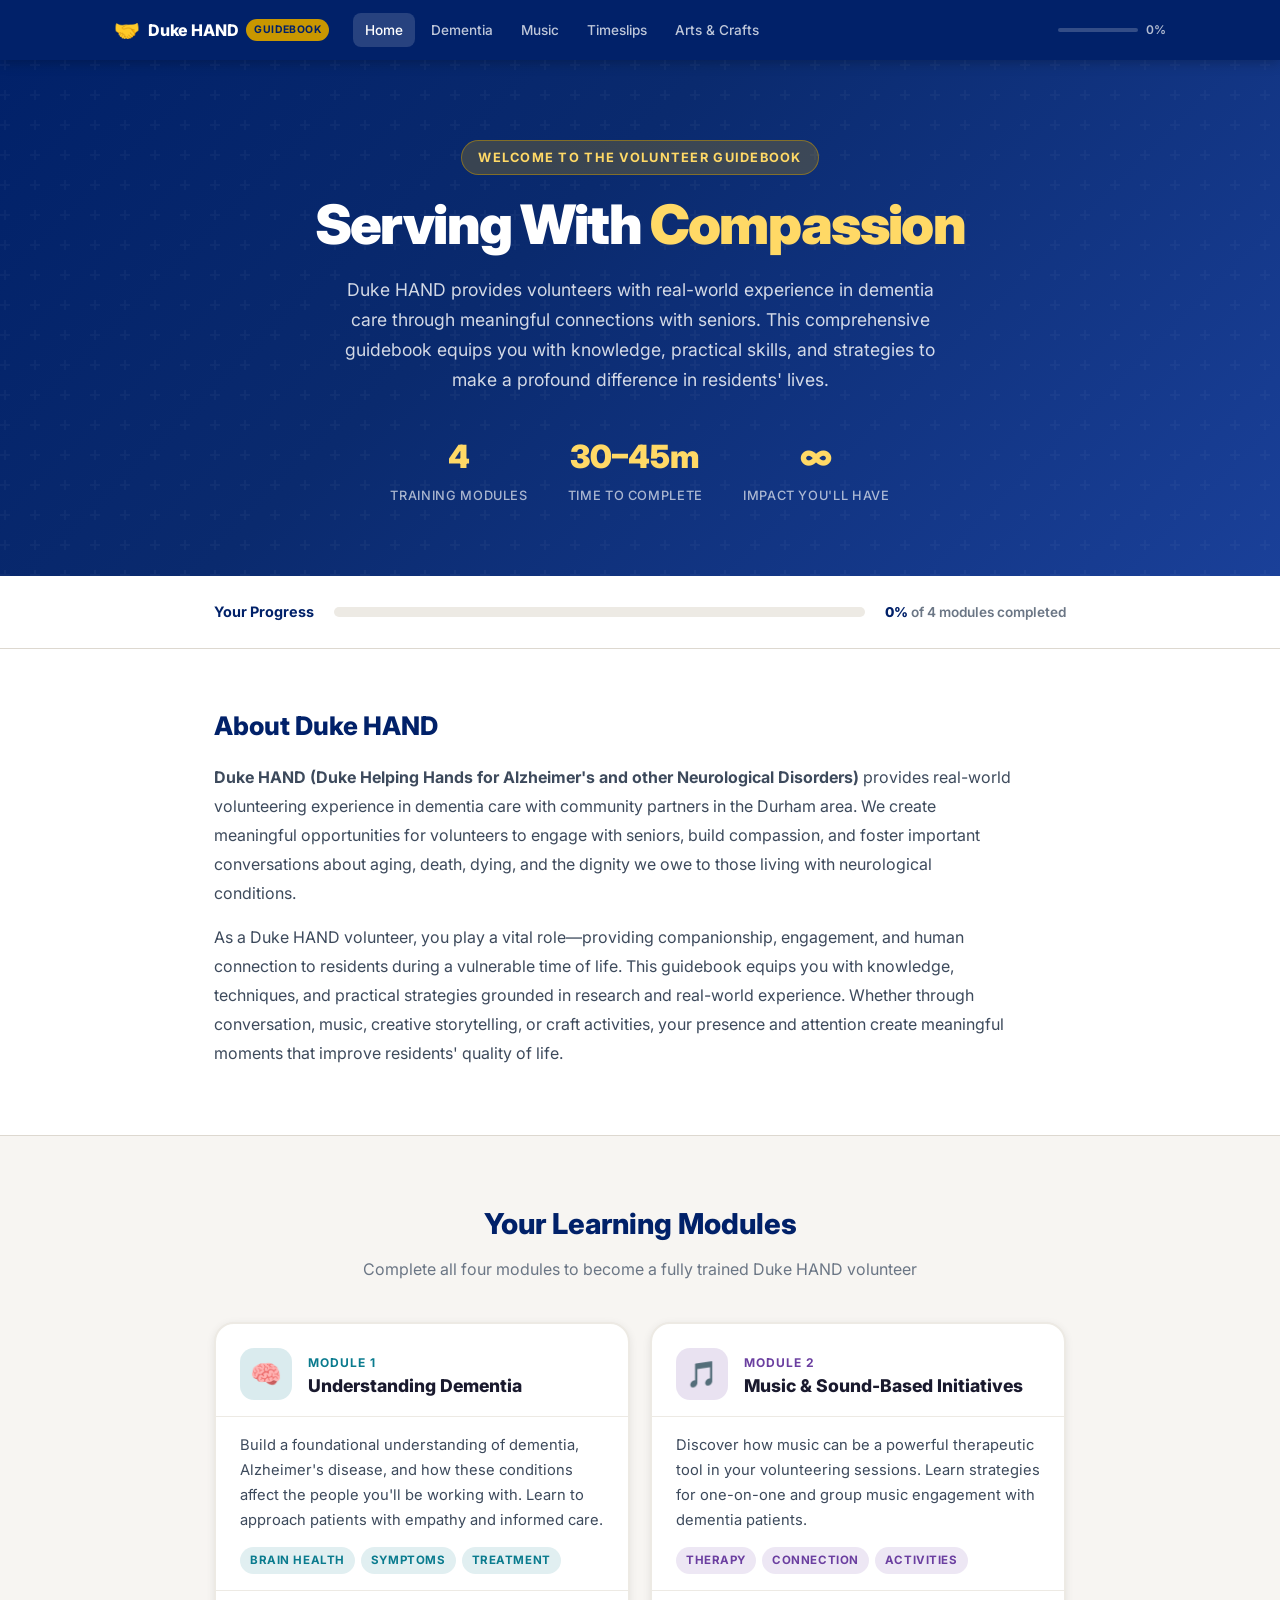
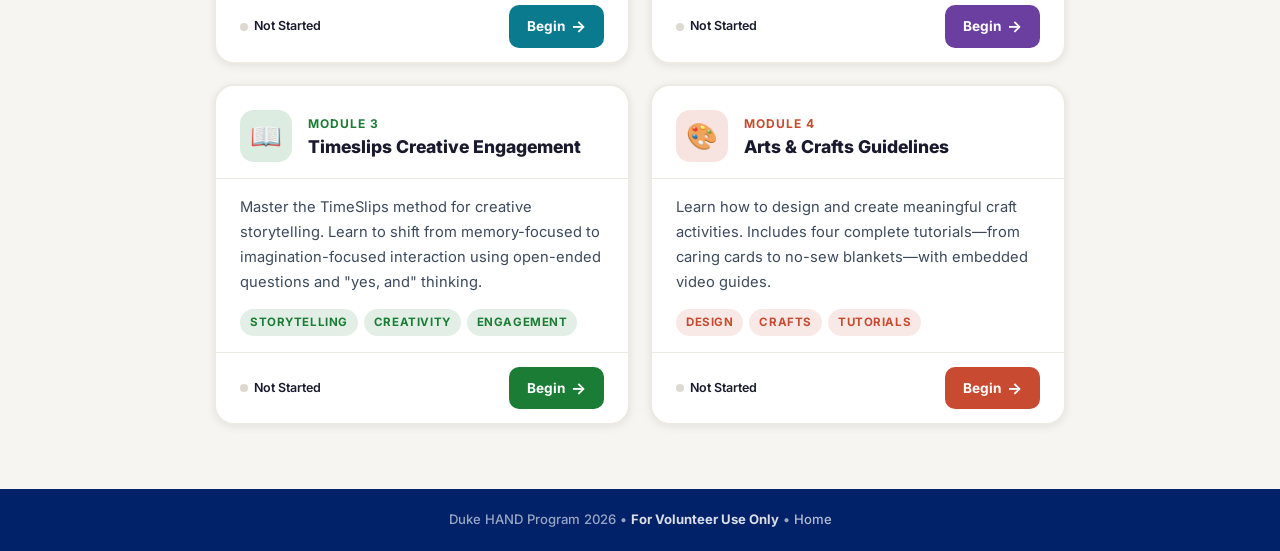
<file: index.html>
<!DOCTYPE html>
<html lang="en">
<head>
  <meta charset="UTF-8">
  <meta name="viewport" content="width=device-width, initial-scale=1.0">
  <title>Duke HAND Volunteer Guidebook</title>
  <link rel="stylesheet" href="css/styles.css">
  <script src="js/progress.js"></script>
</head>
<body>

<!-- Navigation -->
<nav class="site-nav">
  <div class="nav-inner">
    <a href="index.html" class="nav-brand">
      <span style="font-size: 1.3rem;">🤝</span>
      <span>Duke HAND</span>
      <span class="brand-badge">Guidebook</span>
    </a>
    <div class="nav-links">
      <a href="index.html" class="active">Home</a>
      <a href="module1.html">Dementia</a>
      <a href="module2.html">Music</a>
      <a href="module3.html">Timeslips</a>
      <a href="module4.html">Arts & Crafts</a>
    </div>
    <div class="nav-progress">
      <div class="nav-progress-bar">
        <div class="nav-progress-fill" style="width: 0%"></div>
      </div>
      <span class="nav-progress-percent">0%</span>
    </div>
  </div>
</nav>

<!-- Hero Section -->
<section class="hero">
  <div class="container">
    <div class="hero-eyebrow">Welcome to the Volunteer Guidebook</div>
    <h1>Serving With <span>Compassion</span></h1>
    <p>Duke HAND provides volunteers with real-world experience in dementia care through meaningful connections with seniors. This comprehensive guidebook equips you with knowledge, practical skills, and strategies to make a profound difference in residents' lives.</p>
    <div class="hero-stats">
      <div class="hero-stat">
        <div class="hero-stat-num">4</div>
        <div class="hero-stat-label">Training Modules</div>
      </div>
      <div class="hero-stat">
        <div class="hero-stat-num">30–45m</div>
        <div class="hero-stat-label">Time to Complete</div>
      </div>
      <div class="hero-stat">
        <div class="hero-stat-num">∞</div>
        <div class="hero-stat-label">Impact You'll Have</div>
      </div>
    </div>
  </div>
</section>

<!-- Progress Overview -->
<section class="progress-overview">
  <div class="progress-overview-inner">
    <h2>Your Progress</h2>
    <div class="progress-track">
      <div class="progress-fill" style="width: 0%"></div>
    </div>
    <div class="progress-label"><span class="progress-label-num">0</span> of 4 modules completed</div>
  </div>
</section>

<!-- About HAND -->
<section class="about-section">
  <div class="container">
    <h2>About Duke HAND</h2>
    <p>
      <strong>Duke HAND (Duke Helping Hands for Alzheimer's and other Neurological Disorders)</strong> provides real-world volunteering experience in dementia care with community partners in the Durham area. We create meaningful opportunities for volunteers to engage with seniors, build compassion, and foster important conversations about aging, death, dying, and the dignity we owe to those living with neurological conditions.
    </p>
    <p style="margin-top: 16px;">
      As a Duke HAND volunteer, you play a vital role—providing companionship, engagement, and human connection to residents during a vulnerable time of life. This guidebook equips you with knowledge, techniques, and practical strategies grounded in research and real-world experience. Whether through conversation, music, creative storytelling, or craft activities, your presence and attention create meaningful moments that improve residents' quality of life.
    </p>
  </div>
</section>

<!-- Modules Grid -->
<section class="modules-section">
  <div class="container">
    <h2>Your Learning Modules</h2>
    <p class="section-sub">Complete all four modules to become a fully trained Duke HAND volunteer</p>

    <div class="modules-grid">
      <!-- Module 1: Dementia -->
      <div class="module-card" data-module="1">
        <div class="module-card-top">
          <div class="module-icon">🧠</div>
          <div>
            <div class="module-num">Module 1</div>
            <h3>Understanding Dementia</h3>
          </div>
        </div>
        <div class="module-card-body">
          <p>Build a foundational understanding of dementia, Alzheimer's disease, and how these conditions affect the people you'll be working with. Learn to approach patients with empathy and informed care.</p>
          <div class="module-topics">
            <span class="topic-tag">Brain Health</span>
            <span class="topic-tag">Symptoms</span>
            <span class="topic-tag">Treatment</span>
          </div>
        </div>
        <div class="module-card-footer">
          <div class="status-badge not-started">
            <span class="status-dot"></span> Not Started
          </div>
          <a href="module1.html" class="btn-start">
            Begin <span style="font-size: 1rem;">→</span>
          </a>
        </div>
      </div>

      <!-- Module 2: Music -->
      <div class="module-card" data-module="2">
        <div class="module-card-top">
          <div class="module-icon">🎵</div>
          <div>
            <div class="module-num">Module 2</div>
            <h3>Music & Sound-Based Initiatives</h3>
          </div>
        </div>
        <div class="module-card-body">
          <p>Discover how music can be a powerful therapeutic tool in your volunteering sessions. Learn strategies for one-on-one and group music engagement with dementia patients.</p>
          <div class="module-topics">
            <span class="topic-tag">Therapy</span>
            <span class="topic-tag">Connection</span>
            <span class="topic-tag">Activities</span>
          </div>
        </div>
        <div class="module-card-footer">
          <div class="status-badge not-started">
            <span class="status-dot"></span> Not Started
          </div>
          <a href="module2.html" class="btn-start">
            Begin <span style="font-size: 1rem;">→</span>
          </a>
        </div>
      </div>

      <!-- Module 3: Timeslips -->
      <div class="module-card" data-module="3">
        <div class="module-card-top">
          <div class="module-icon">📖</div>
          <div>
            <div class="module-num">Module 3</div>
            <h3>Timeslips Creative Engagement</h3>
          </div>
        </div>
        <div class="module-card-body">
          <p>Master the TimeSlips method for creative storytelling. Learn to shift from memory-focused to imagination-focused interaction using open-ended questions and "yes, and" thinking.</p>
          <div class="module-topics">
            <span class="topic-tag">Storytelling</span>
            <span class="topic-tag">Creativity</span>
            <span class="topic-tag">Engagement</span>
          </div>
        </div>
        <div class="module-card-footer">
          <div class="status-badge not-started">
            <span class="status-dot"></span> Not Started
          </div>
          <a href="module3.html" class="btn-start">
            Begin <span style="font-size: 1rem;">→</span>
          </a>
        </div>
      </div>

      <!-- Module 4: Arts & Crafts -->
      <div class="module-card" data-module="4">
        <div class="module-card-top">
          <div class="module-icon">🎨</div>
          <div>
            <div class="module-num">Module 4</div>
            <h3>Arts & Crafts Guidelines</h3>
          </div>
        </div>
        <div class="module-card-body">
          <p>Learn how to design and create meaningful craft activities. Includes four complete tutorials—from caring cards to no-sew blankets—with embedded video guides.</p>
          <div class="module-topics">
            <span class="topic-tag">Design</span>
            <span class="topic-tag">Crafts</span>
            <span class="topic-tag">Tutorials</span>
          </div>
        </div>
        <div class="module-card-footer">
          <div class="status-badge not-started">
            <span class="status-dot"></span> Not Started
          </div>
          <a href="module4.html" class="btn-start">
            Begin <span style="font-size: 1rem;">→</span>
          </a>
        </div>
      </div>
    </div>
  </div>
</section>

<!-- Footer -->
<footer class="site-footer">
  Duke HAND Program 2026 • <strong>For Volunteer Use Only</strong> •
  <a href="index.html" style="color: rgba(255,255,255,0.7); text-decoration: none;">Home</a>
</footer>

</body>
</html>
</file>
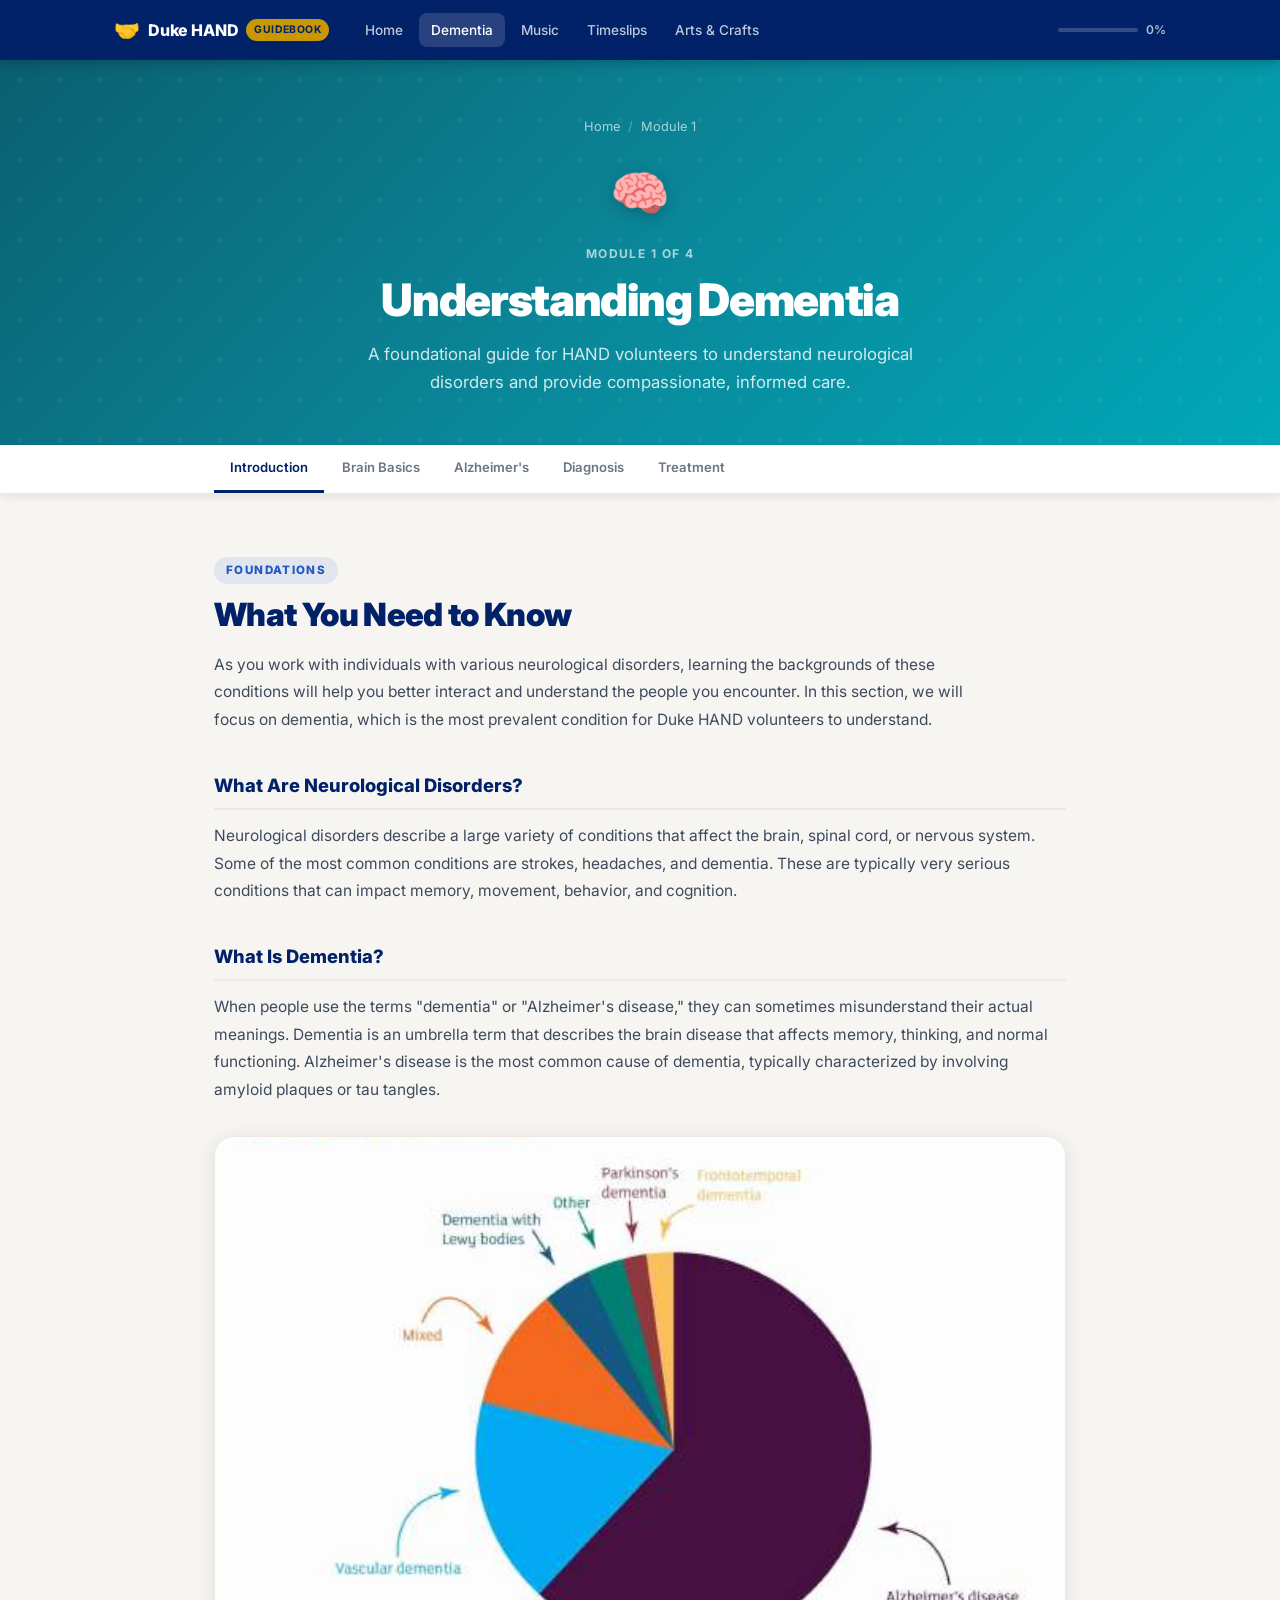
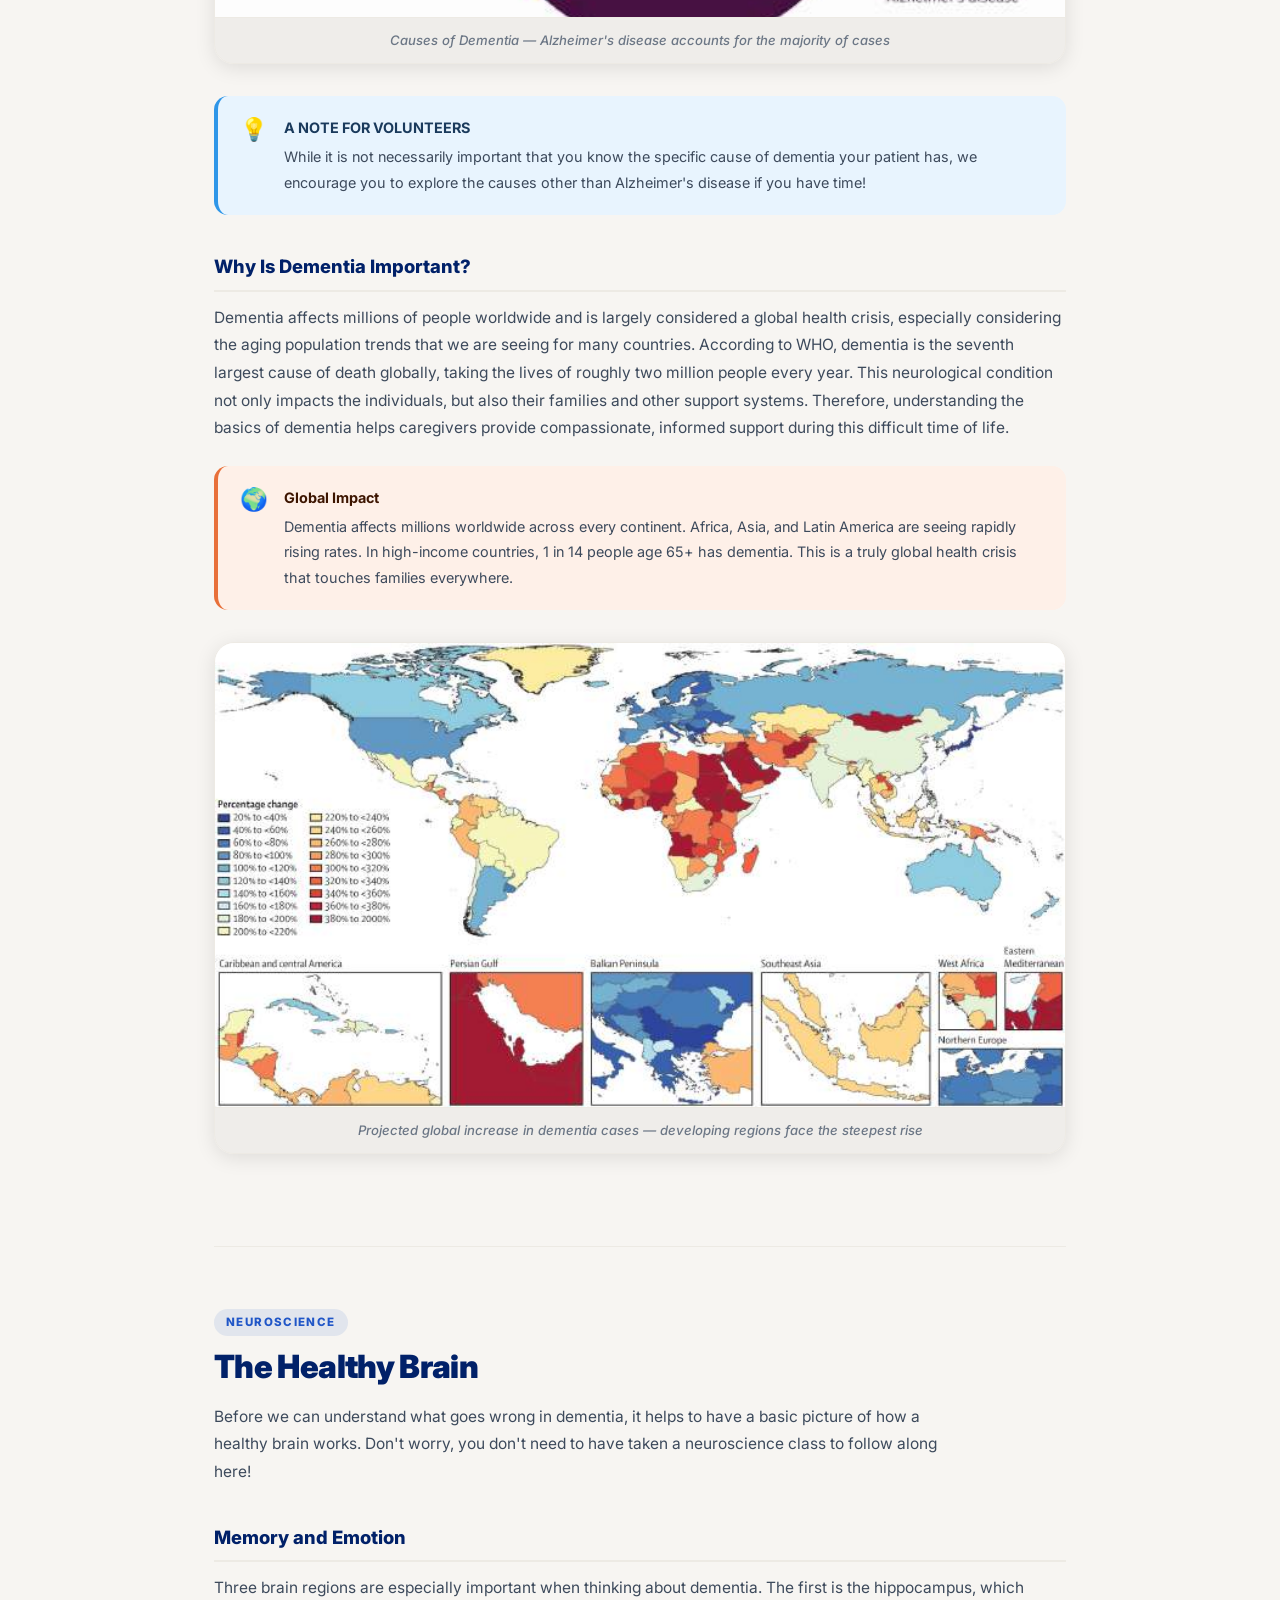
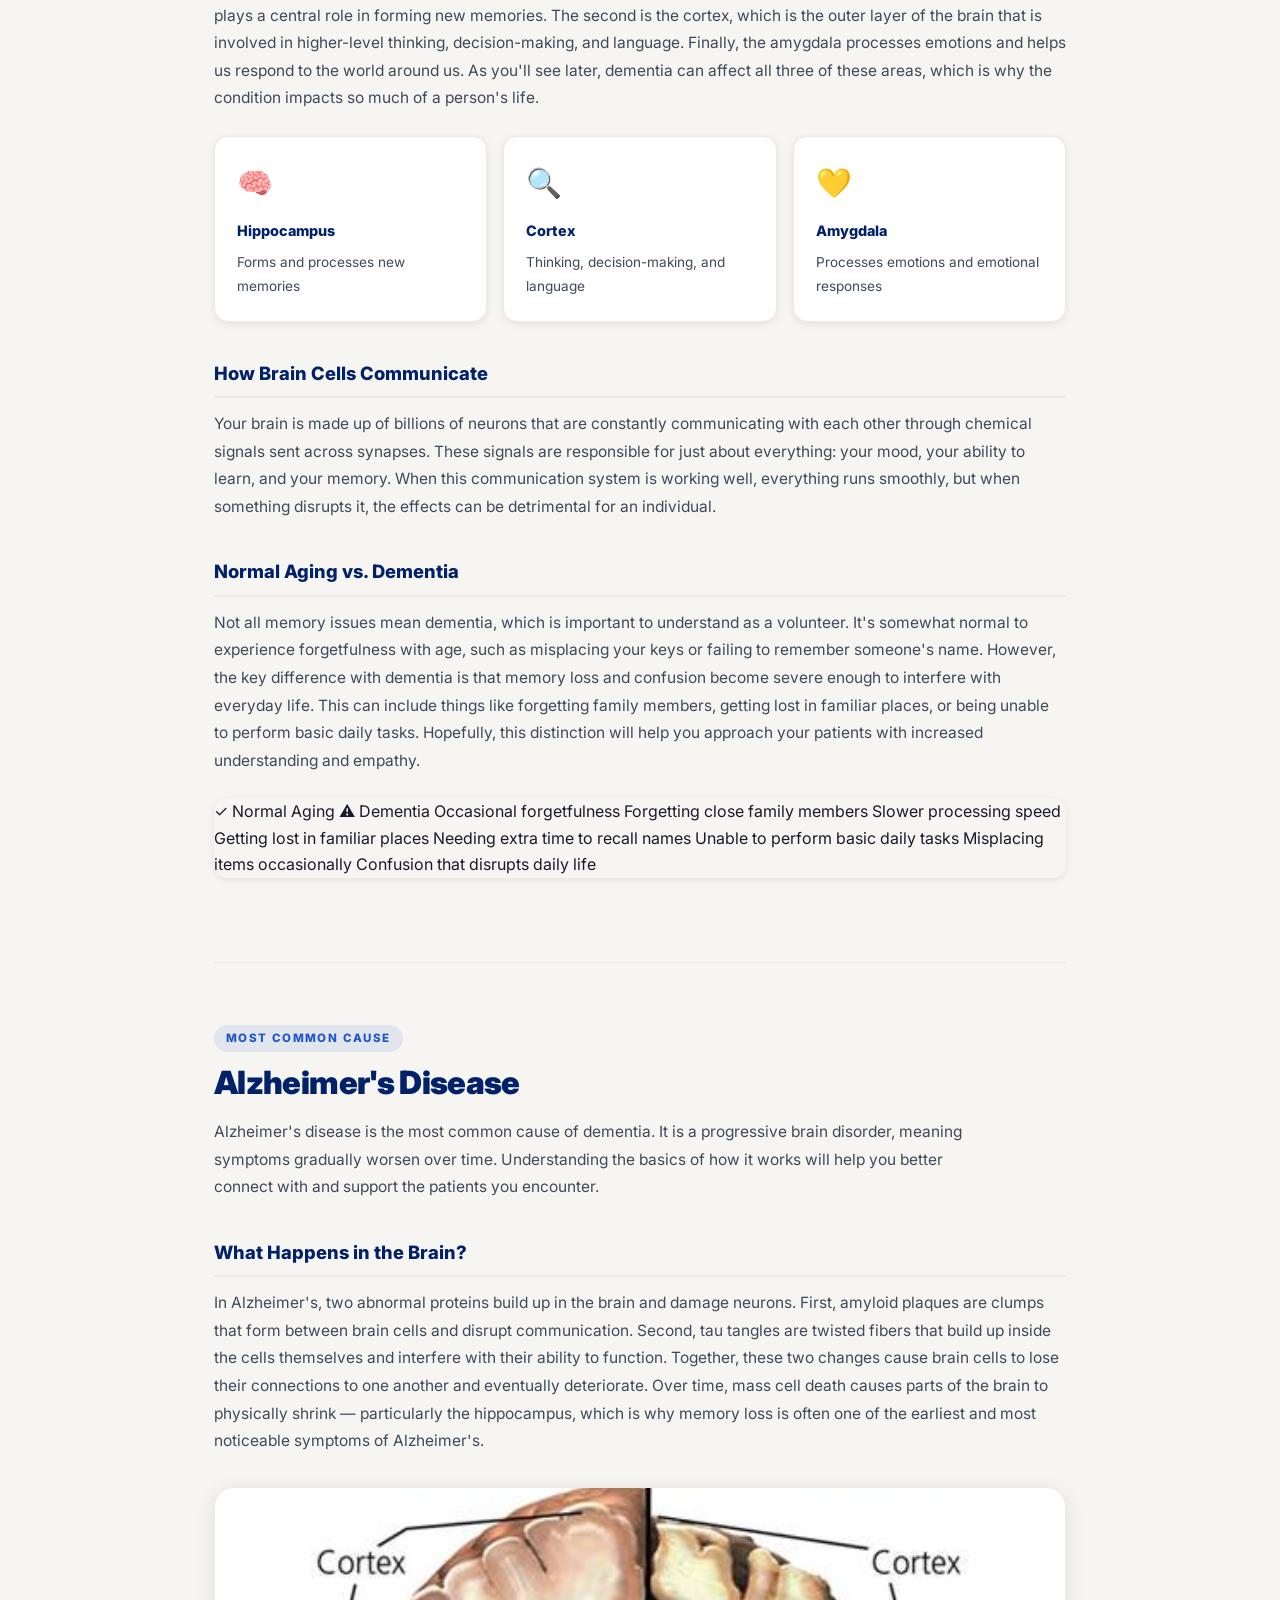
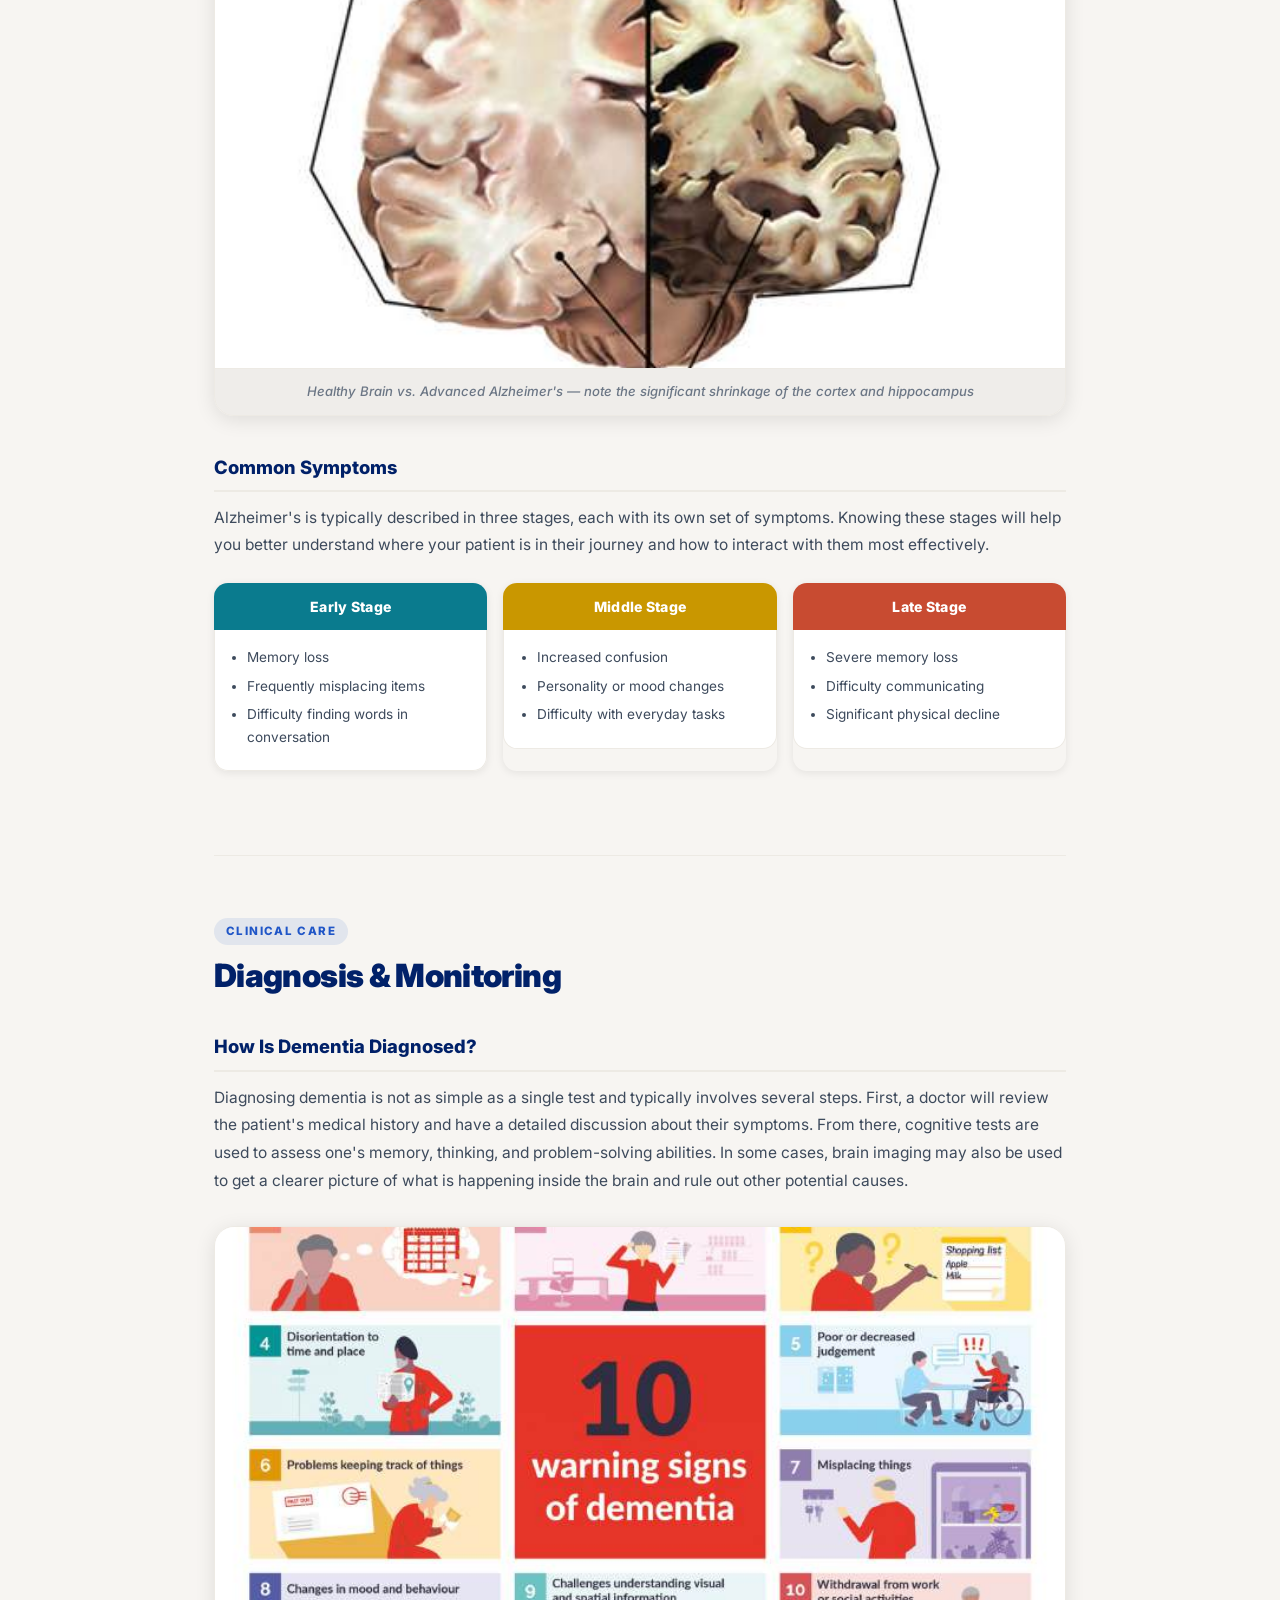
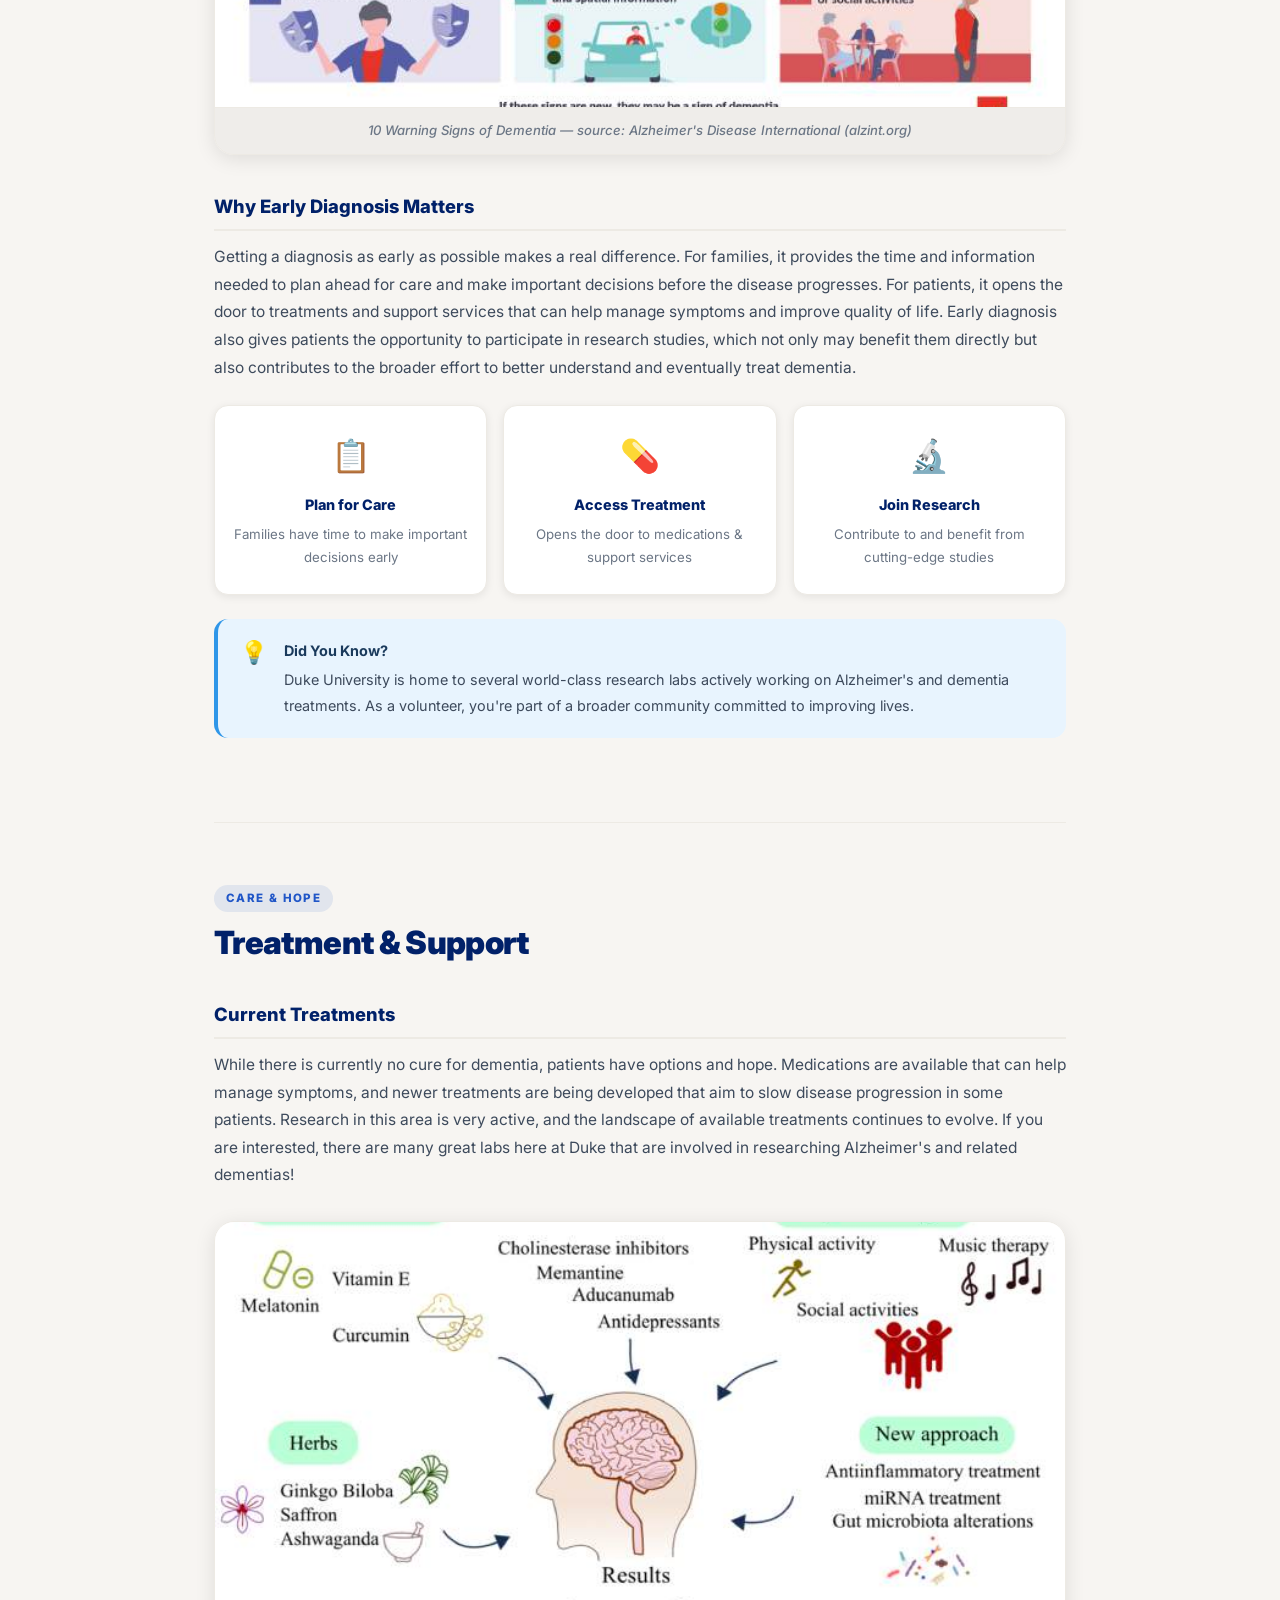
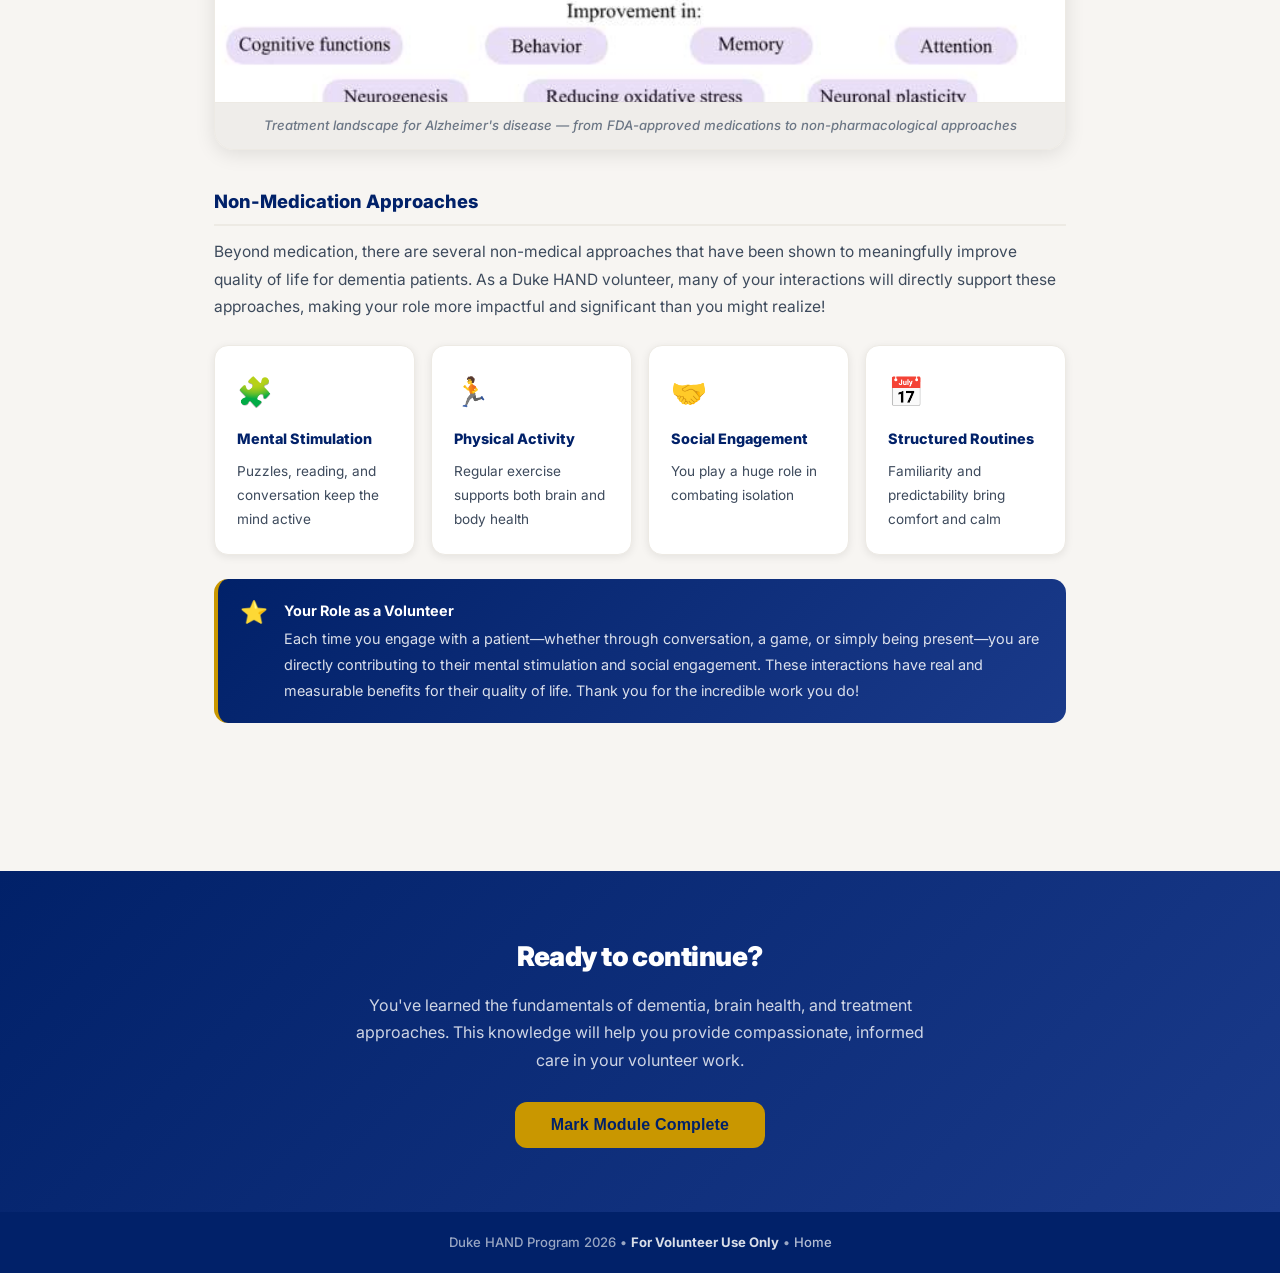
<file: module1.html>
<!DOCTYPE html>
<html lang="en">
<head>
  <meta charset="UTF-8">
  <meta name="viewport" content="width=device-width, initial-scale=1.0">
  <title>Module 1: Understanding Dementia | Duke HAND</title>
  <link rel="stylesheet" href="css/styles.css">
  <script src="js/progress.js"></script>
</head>
<body data-module="module1">

<nav class="site-nav">
  <div class="nav-inner">
    <a href="index.html" class="nav-brand">
      <span style="font-size: 1.3rem;">🤝</span>
      <span>Duke HAND</span>
      <span class="brand-badge">Guidebook</span>
    </a>
    <div class="nav-links">
      <a href="index.html">Home</a>
      <a href="module1.html" class="active">Dementia</a>
      <a href="module2.html">Music</a>
      <a href="module3.html">Timeslips</a>
      <a href="module4.html">Arts & Crafts</a>
    </div>
    <div class="nav-progress">
      <div class="nav-progress-bar">
        <div class="nav-progress-fill" style="width: 0%"></div>
      </div>
      <span class="nav-progress-percent">0%</span>
    </div>
  </div>
</nav>

<section class="module-hero" data-m="1">
  <div class="container">
    <div class="breadcrumb">
      <a href="index.html">Home</a>
      <span class="breadcrumb-sep">/</span>
      <span>Module 1</span>
    </div>
    <div class="module-hero-icon">🧠</div>
    <div class="module-num-label">Module 1 of 4</div>
    <h1>Understanding Dementia</h1>
    <p class="subtitle">A foundational guide for HAND volunteers to understand neurological disorders and provide compassionate, informed care.</p>
  </div>
</section>

<div class="toc-bar">
  <div class="toc-inner">
    <a href="#section1" class="toc-link active" data-m="1">Introduction</a>
    <a href="#section2" class="toc-link" data-m="1">Brain Basics</a>
    <a href="#section3" class="toc-link" data-m="1">Alzheimer's</a>
    <a href="#section4" class="toc-link" data-m="1">Diagnosis</a>
    <a href="#section5" class="toc-link" data-m="1">Treatment</a>
  </div>
</div>

<section class="module-content">

  <section class="content-section" id="section1">
    <div class="section-label">Foundations</div>
    <h2>What You Need to Know</h2>
    <p class="intro-text">As you work with individuals with various neurological disorders, learning the backgrounds of these conditions will help you better interact and understand the people you encounter. In this section, we will focus on dementia, which is the most prevalent condition for Duke HAND volunteers to understand.</p>

    <h3>What Are Neurological Disorders?</h3>
    <p>Neurological disorders describe a large variety of conditions that affect the brain, spinal cord, or nervous system. Some of the most common conditions are strokes, headaches, and dementia. These are typically very serious conditions that can impact memory, movement, behavior, and cognition.</p>

    <h3>What Is Dementia?</h3>
    <p>When people use the terms "dementia" or "Alzheimer's disease," they can sometimes misunderstand their actual meanings. Dementia is an umbrella term that describes the brain disease that affects memory, thinking, and normal functioning. Alzheimer's disease is the most common cause of dementia, typically characterized by involving amyloid plaques or tau tangles.</p>

    <div class="image-feature">
      <img src="images/dementia/img-000.jpg" alt="Pie chart showing causes of dementia - Alzheimer's disease is the largest portion">
      <div class="image-caption">Causes of Dementia — Alzheimer's disease accounts for the majority of cases</div>
    </div>

    <div class="callout note">
      <div class="callout-icon">💡</div>
      <div class="callout-body">
        <strong>A NOTE FOR VOLUNTEERS</strong>
        <p>While it is not necessarily important that you know the specific cause of dementia your patient has, we encourage you to explore the causes other than Alzheimer's disease if you have time!</p>
      </div>
    </div>

    <h3>Why Is Dementia Important?</h3>
    <p>Dementia affects millions of people worldwide and is largely considered a global health crisis, especially considering the aging population trends that we are seeing for many countries. According to WHO, dementia is the seventh largest cause of death globally, taking the lives of roughly two million people every year. This neurological condition not only impacts the individuals, but also their families and other support systems. Therefore, understanding the basics of dementia helps caregivers provide compassionate, informed support during this difficult time of life.</p>

    <div class="callout warm">
      <div class="callout-icon">🌍</div>
      <div class="callout-body">
        <strong>Global Impact</strong>
        <p>Dementia affects millions worldwide across every continent. Africa, Asia, and Latin America are seeing rapidly rising rates. In high-income countries, 1 in 14 people age 65+ has dementia. This is a truly global health crisis that touches families everywhere.</p>
      </div>
    </div>

    <div class="image-feature">
      <img src="images/dementia/img-001.jpg" alt="World map showing projected percentage increase in dementia cases by region">
      <div class="image-caption">Projected global increase in dementia cases — developing regions face the steepest rise</div>
    </div>
  </section>

  <section class="content-section" id="section2">
    <div class="section-label">Neuroscience</div>
    <h2>The Healthy Brain</h2>
    <p class="intro-text">Before we can understand what goes wrong in dementia, it helps to have a basic picture of how a healthy brain works. Don't worry, you don't need to have taken a neuroscience class to follow along here!</p>

    <h3>Memory and Emotion</h3>
    <p>Three brain regions are especially important when thinking about dementia. The first is the hippocampus, which plays a central role in forming new memories. The second is the cortex, which is the outer layer of the brain that is involved in higher-level thinking, decision-making, and language. Finally, the amygdala processes emotions and helps us respond to the world around us. As you'll see later, dementia can affect all three of these areas, which is why the condition impacts so much of a person's life.</p>

    <div class="brain-grid">
      <div class="brain-card">
        <div class="brain-card-icon">🧠</div>
        <h4>Hippocampus</h4>
        <p>Forms and processes new memories</p>
      </div>
      <div class="brain-card">
        <div class="brain-card-icon">🔍</div>
        <h4>Cortex</h4>
        <p>Thinking, decision-making, and language</p>
      </div>
      <div class="brain-card">
        <div class="brain-card-icon">💛</div>
        <h4>Amygdala</h4>
        <p>Processes emotions and emotional responses</p>
      </div>
    </div>

    <h3>How Brain Cells Communicate</h3>
    <p>Your brain is made up of billions of neurons that are constantly communicating with each other through chemical signals sent across synapses. These signals are responsible for just about everything: your mood, your ability to learn, and your memory. When this communication system is working well, everything runs smoothly, but when something disrupts it, the effects can be detrimental for an individual.</p>

    <h3>Normal Aging vs. Dementia</h3>
    <p>Not all memory issues mean dementia, which is important to understand as a volunteer. It's somewhat normal to experience forgetfulness with age, such as misplacing your keys or failing to remember someone's name. However, the key difference with dementia is that memory loss and confusion become severe enough to interfere with everyday life. This can include things like forgetting family members, getting lost in familiar places, or being unable to perform basic daily tasks. Hopefully, this distinction will help you approach your patients with increased understanding and empathy.</p>

    <div class="compare-table">
      <tr>
        <th class="normal">✓ Normal Aging</th>
        <th class="dementia">⚠ Dementia</th>
      </tr>
      <tr>
        <td class="normal">Occasional forgetfulness</td>
        <td class="dementia">Forgetting close family members</td>
      </tr>
      <tr>
        <td class="normal">Slower processing speed</td>
        <td class="dementia">Getting lost in familiar places</td>
      </tr>
      <tr>
        <td class="normal">Needing extra time to recall names</td>
        <td class="dementia">Unable to perform basic daily tasks</td>
      </tr>
      <tr>
        <td class="normal">Misplacing items occasionally</td>
        <td class="dementia">Confusion that disrupts daily life</td>
      </tr>
    </table>
  </section>

  <section class="content-section" id="section3">
    <div class="section-label">Most Common Cause</div>
    <h2>Alzheimer's Disease</h2>
    <p class="intro-text">Alzheimer's disease is the most common cause of dementia. It is a progressive brain disorder, meaning symptoms gradually worsen over time. Understanding the basics of how it works will help you better connect with and support the patients you encounter.</p>

    <h3>What Happens in the Brain?</h3>
    <p>In Alzheimer's, two abnormal proteins build up in the brain and damage neurons. First, amyloid plaques are clumps that form between brain cells and disrupt communication. Second, tau tangles are twisted fibers that build up inside the cells themselves and interfere with their ability to function. Together, these two changes cause brain cells to lose their connections to one another and eventually deteriorate. Over time, mass cell death causes parts of the brain to physically shrink — particularly the hippocampus, which is why memory loss is often one of the earliest and most noticeable symptoms of Alzheimer's.</p>

    <div class="image-feature">
      <img src="images/dementia/img-003.jpg" alt="Side-by-side comparison of a healthy brain versus an advanced Alzheimer's brain showing cortex and hippocampus shrinkage">
      <div class="image-caption">Healthy Brain vs. Advanced Alzheimer's — note the significant shrinkage of the cortex and hippocampus</div>
    </div>

    <h3>Common Symptoms</h3>
    <p>Alzheimer's is typically described in three stages, each with its own set of symptoms. Knowing these stages will help you better understand where your patient is in their journey and how to interact with them most effectively.</p>

    <div class="stages-table">
      <div class="stage-card">
        <div class="stage-header">Early Stage</div>
        <div class="stage-body">
          <ul>
            <li>Memory loss</li>
            <li>Frequently misplacing items</li>
            <li>Difficulty finding words in conversation</li>
          </ul>
        </div>
      </div>
      <div class="stage-card">
        <div class="stage-header">Middle Stage</div>
        <div class="stage-body">
          <ul>
            <li>Increased confusion</li>
            <li>Personality or mood changes</li>
            <li>Difficulty with everyday tasks</li>
          </ul>
        </div>
      </div>
      <div class="stage-card">
        <div class="stage-header">Late Stage</div>
        <div class="stage-body">
          <ul>
            <li>Severe memory loss</li>
            <li>Difficulty communicating</li>
            <li>Significant physical decline</li>
          </ul>
        </div>
      </div>
    </div>
  </section>

  <section class="content-section" id="section4">
    <div class="section-label">Clinical Care</div>
    <h2>Diagnosis & Monitoring</h2>

    <h3>How Is Dementia Diagnosed?</h3>
    <p>Diagnosing dementia is not as simple as a single test and typically involves several steps. First, a doctor will review the patient's medical history and have a detailed discussion about their symptoms. From there, cognitive tests are used to assess one's memory, thinking, and problem-solving abilities. In some cases, brain imaging may also be used to get a clearer picture of what is happening inside the brain and rule out other potential causes.</p>

    <div class="image-feature">
      <img src="images/dementia/img-004.jpg" alt="Infographic listing the 10 warning signs of dementia from Alzheimer's Disease International">
      <div class="image-caption">10 Warning Signs of Dementia — source: Alzheimer's Disease International (alzint.org)</div>
    </div>

    <h3>Why Early Diagnosis Matters</h3>
    <p>Getting a diagnosis as early as possible makes a real difference. For families, it provides the time and information needed to plan ahead for care and make important decisions before the disease progresses. For patients, it opens the door to treatments and support services that can help manage symptoms and improve quality of life. Early diagnosis also gives patients the opportunity to participate in research studies, which not only may benefit them directly but also contributes to the broader effort to better understand and eventually treat dementia.</p>

    <div class="diagnosis-grid">
      <div class="diag-card">
        <div class="diag-icon">📋</div>
        <h4>Plan for Care</h4>
        <p>Families have time to make important decisions early</p>
      </div>
      <div class="diag-card">
        <div class="diag-icon">💊</div>
        <h4>Access Treatment</h4>
        <p>Opens the door to medications & support services</p>
      </div>
      <div class="diag-card">
        <div class="diag-icon">🔬</div>
        <h4>Join Research</h4>
        <p>Contribute to and benefit from cutting-edge studies</p>
      </div>
    </div>

    <div class="callout note">
      <div class="callout-icon">💡</div>
      <div class="callout-body">
        <strong>Did You Know?</strong>
        <p>Duke University is home to several world-class research labs actively working on Alzheimer's and dementia treatments. As a volunteer, you're part of a broader community committed to improving lives.</p>
      </div>
    </div>
  </section>

  <section class="content-section" id="section5">
    <div class="section-label">Care & Hope</div>
    <h2>Treatment & Support</h2>

    <h3>Current Treatments</h3>
    <p>While there is currently no cure for dementia, patients have options and hope. Medications are available that can help manage symptoms, and newer treatments are being developed that aim to slow disease progression in some patients. Research in this area is very active, and the landscape of available treatments continues to evolve. If you are interested, there are many great labs here at Duke that are involved in researching Alzheimer's and related dementias!</p>

    <div class="image-feature">
      <img src="images/dementia/img-005.jpg" alt="Diagram of new and alternative approaches to treatment of Alzheimer's disease including FDA approved drugs, non-pharmacological methods, herbs, and new research">
      <div class="image-caption">Treatment landscape for Alzheimer's disease — from FDA-approved medications to non-pharmacological approaches</div>
    </div>

    <h3>Non-Medication Approaches</h3>
    <p>Beyond medication, there are several non-medical approaches that have been shown to meaningfully improve quality of life for dementia patients. As a Duke HAND volunteer, many of your interactions will directly support these approaches, making your role more impactful and significant than you might realize!</p>

    <div class="nonmed-grid">
      <div class="nonmed-card">
        <div class="nm-icon">🧩</div>
        <h4>Mental Stimulation</h4>
        <p>Puzzles, reading, and conversation keep the mind active</p>
      </div>
      <div class="nonmed-card">
        <div class="nm-icon">🏃</div>
        <h4>Physical Activity</h4>
        <p>Regular exercise supports both brain and body health</p>
      </div>
      <div class="nonmed-card">
        <div class="nm-icon">🤝</div>
        <h4>Social Engagement</h4>
        <p>You play a huge role in combating isolation</p>
      </div>
      <div class="nonmed-card">
        <div class="nm-icon">📅</div>
        <h4>Structured Routines</h4>
        <p>Familiarity and predictability bring comfort and calm</p>
      </div>
    </div>

    <div class="callout star">
      <div class="callout-icon">⭐</div>
      <div class="callout-body">
        <strong>Your Role as a Volunteer</strong>
        <p>Each time you engage with a patient—whether through conversation, a game, or simply being present—you are directly contributing to their mental stimulation and social engagement. These interactions have real and measurable benefits for their quality of life. Thank you for the incredible work you do!</p>
      </div>
    </div>
  </section>

</section>

<section class="completion-zone">
  <div class="completion-zone-inner">
    <h3>Ready to continue?</h3>
    <p>You've learned the fundamentals of dementia, brain health, and treatment approaches. This knowledge will help you provide compassionate, informed care in your volunteer work.</p>
    <button id="mark-complete-btn" class="btn-complete">Mark Module Complete</button>
  </div>
</section>

<div id="completion-toast"></div>

<footer class="site-footer">
  Duke HAND Program 2026 • <strong>For Volunteer Use Only</strong> •
  <a href="index.html" style="color: rgba(255,255,255,0.7); text-decoration: none;">Home</a>
</footer>

</body>
</html>
</file>
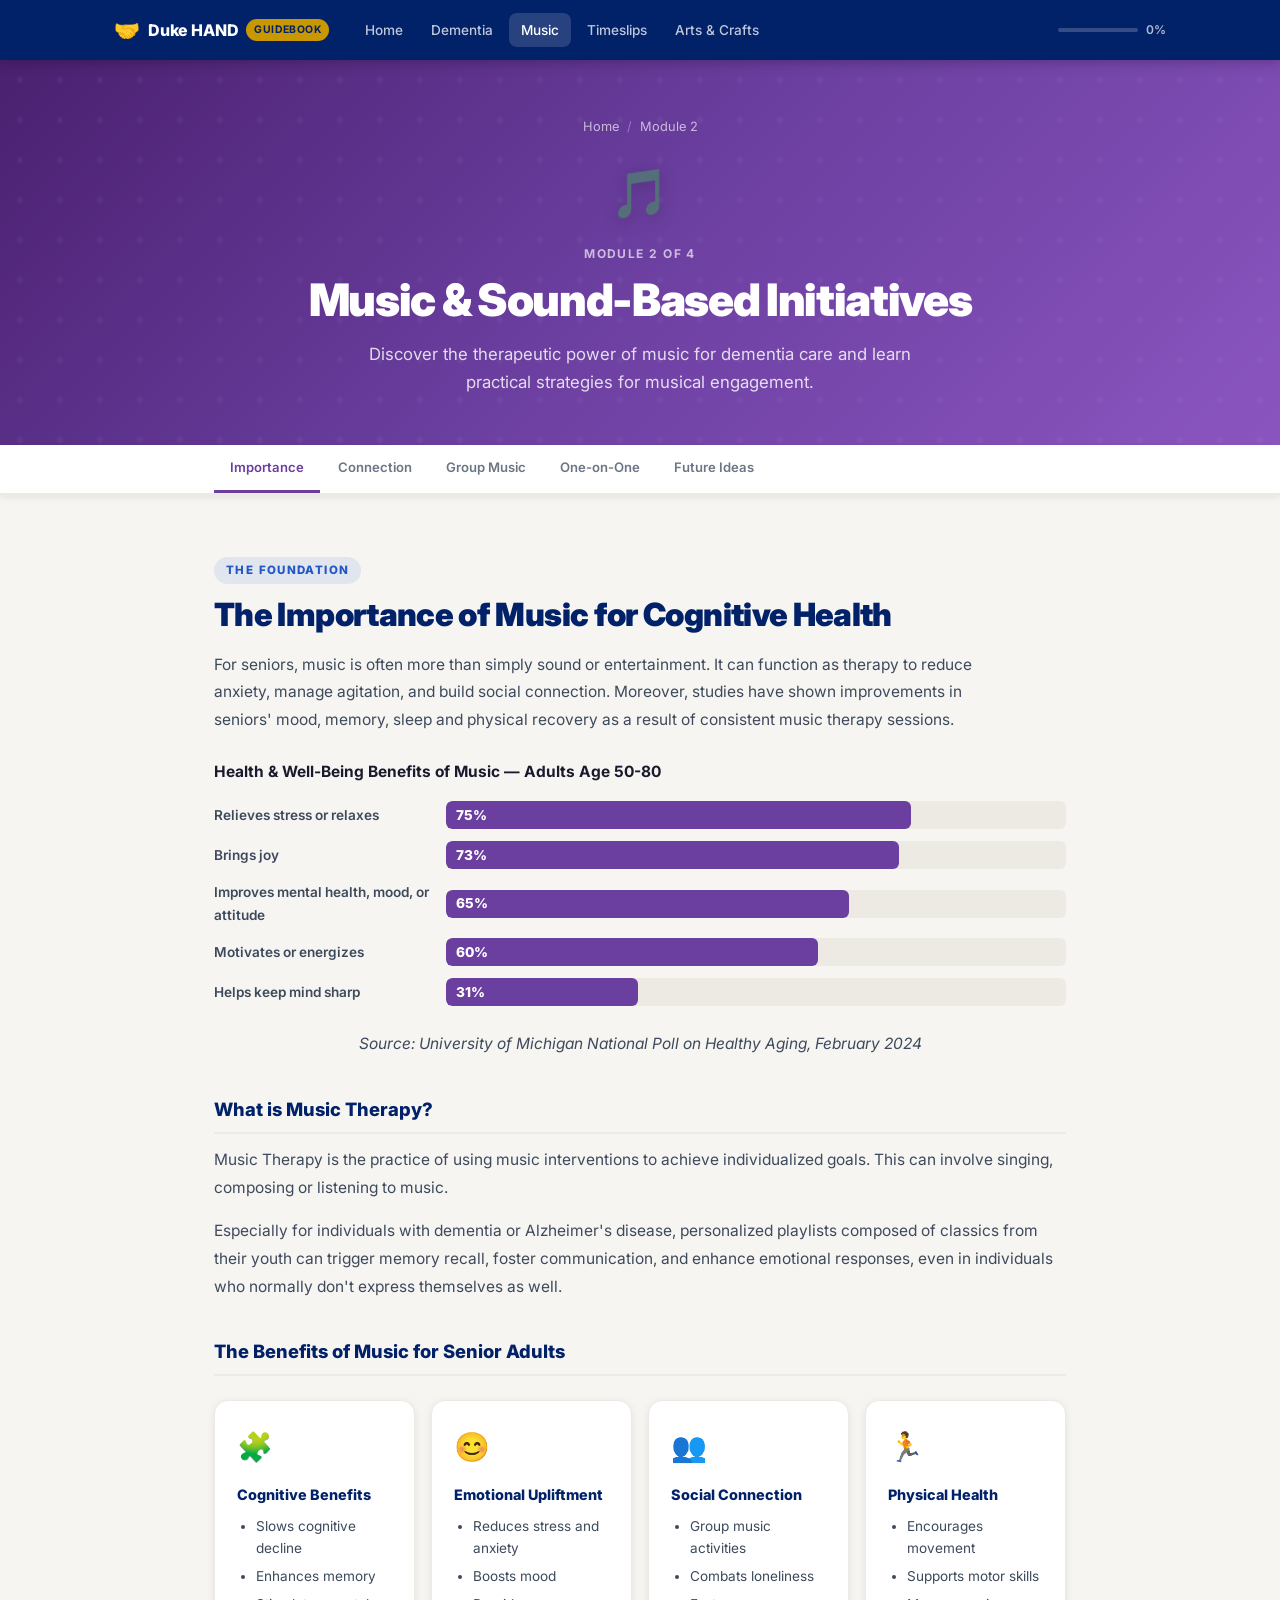
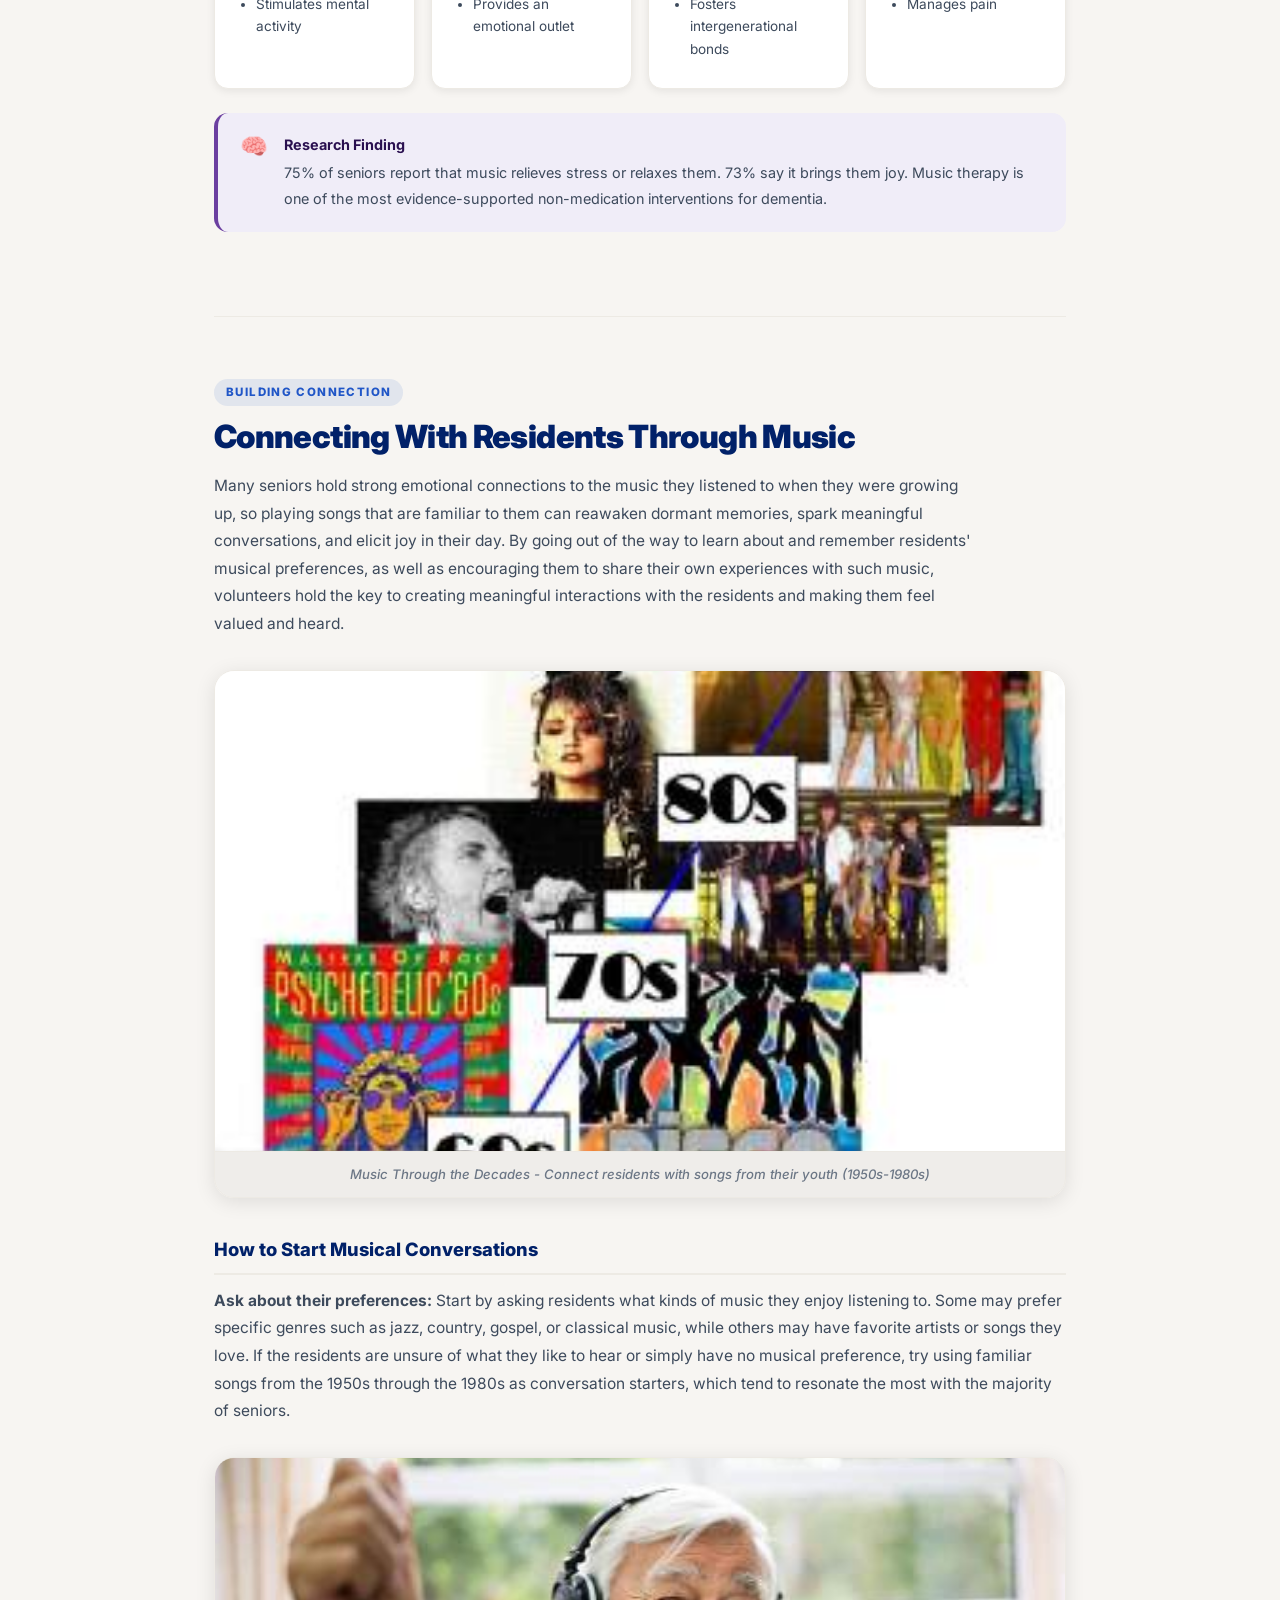
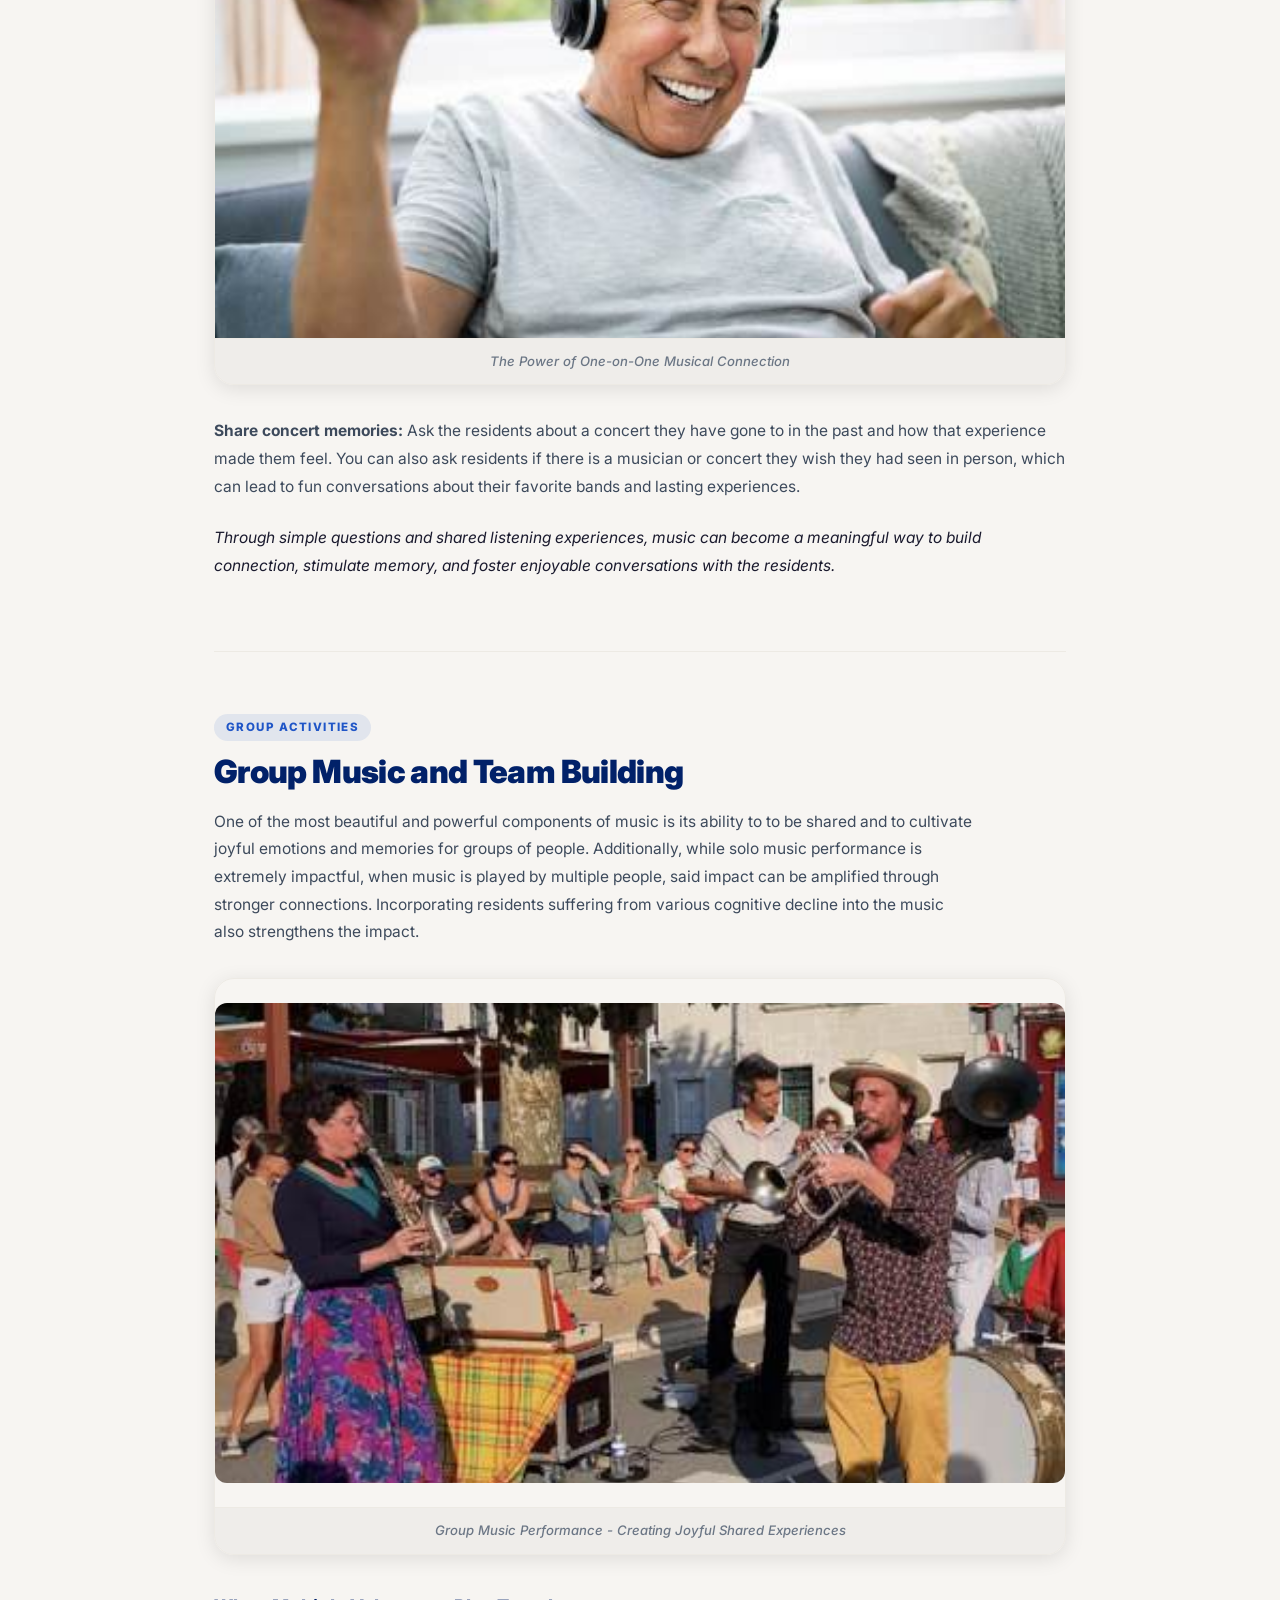
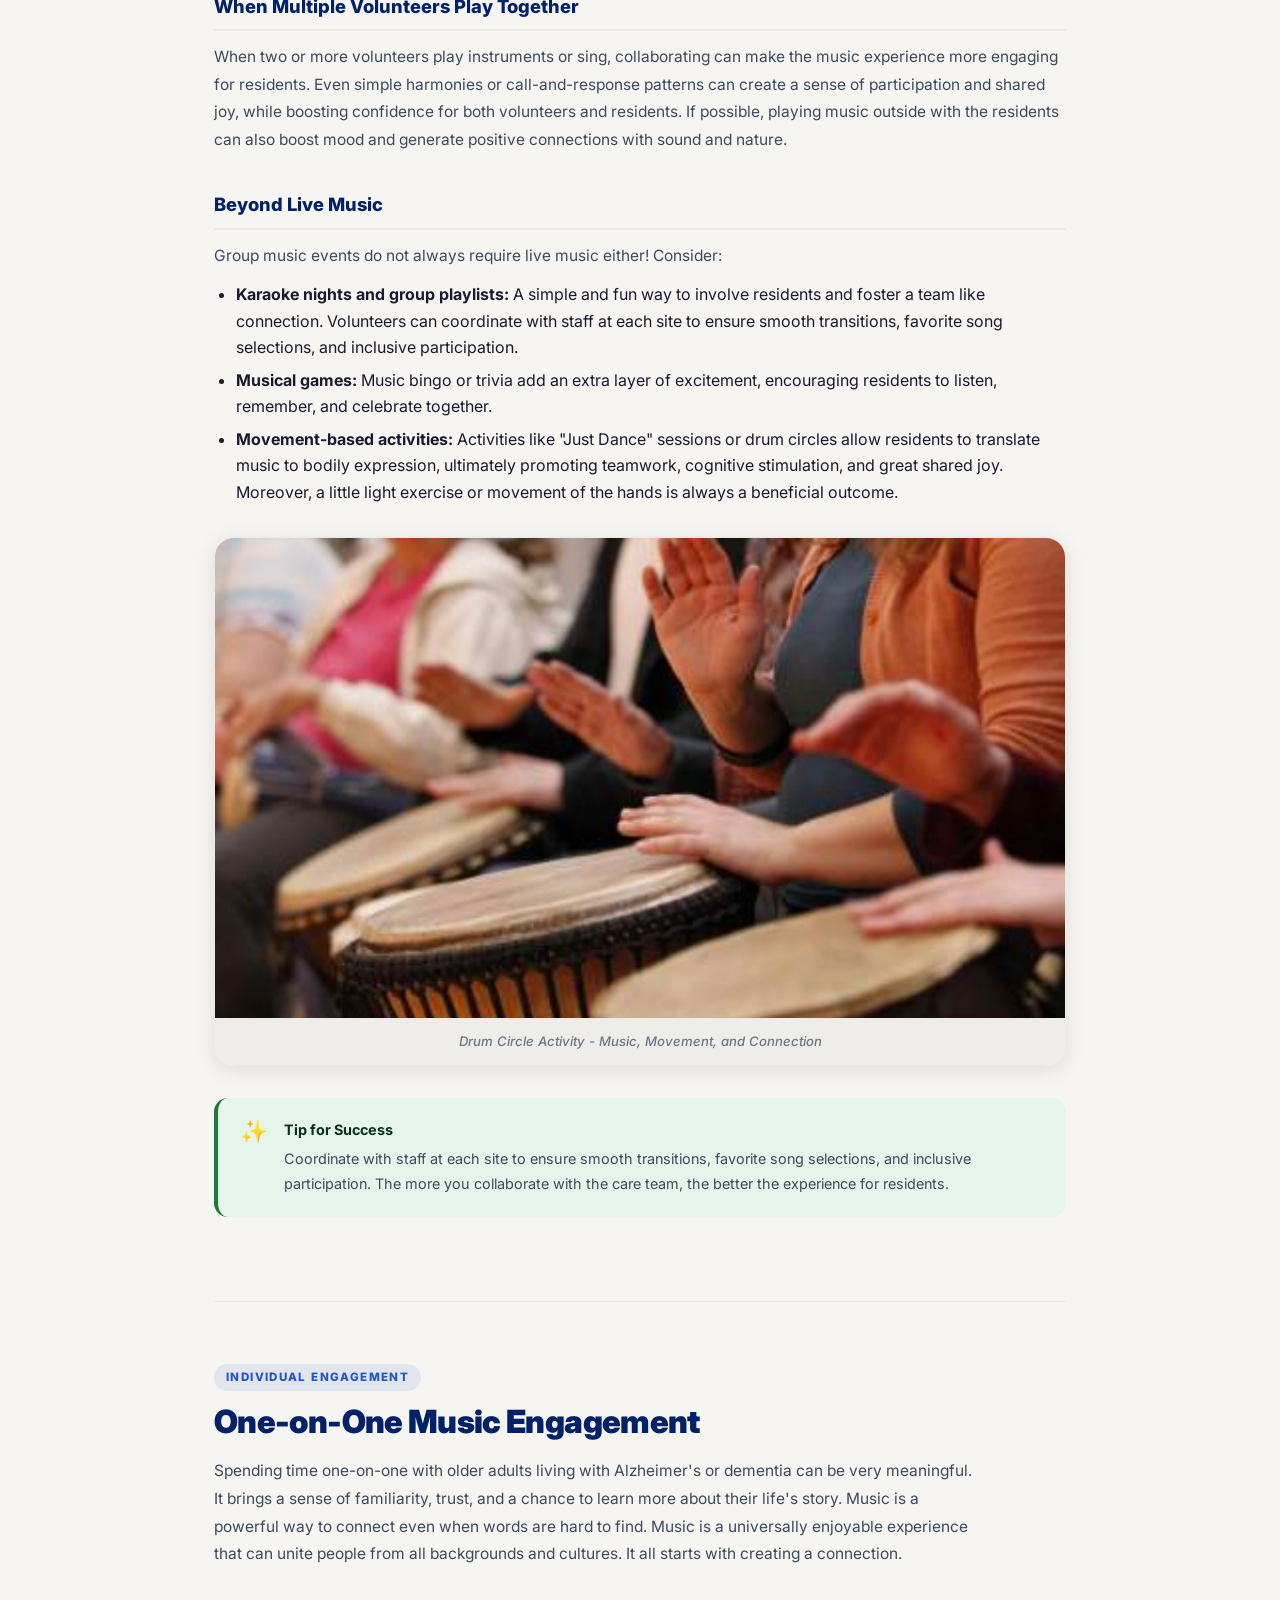
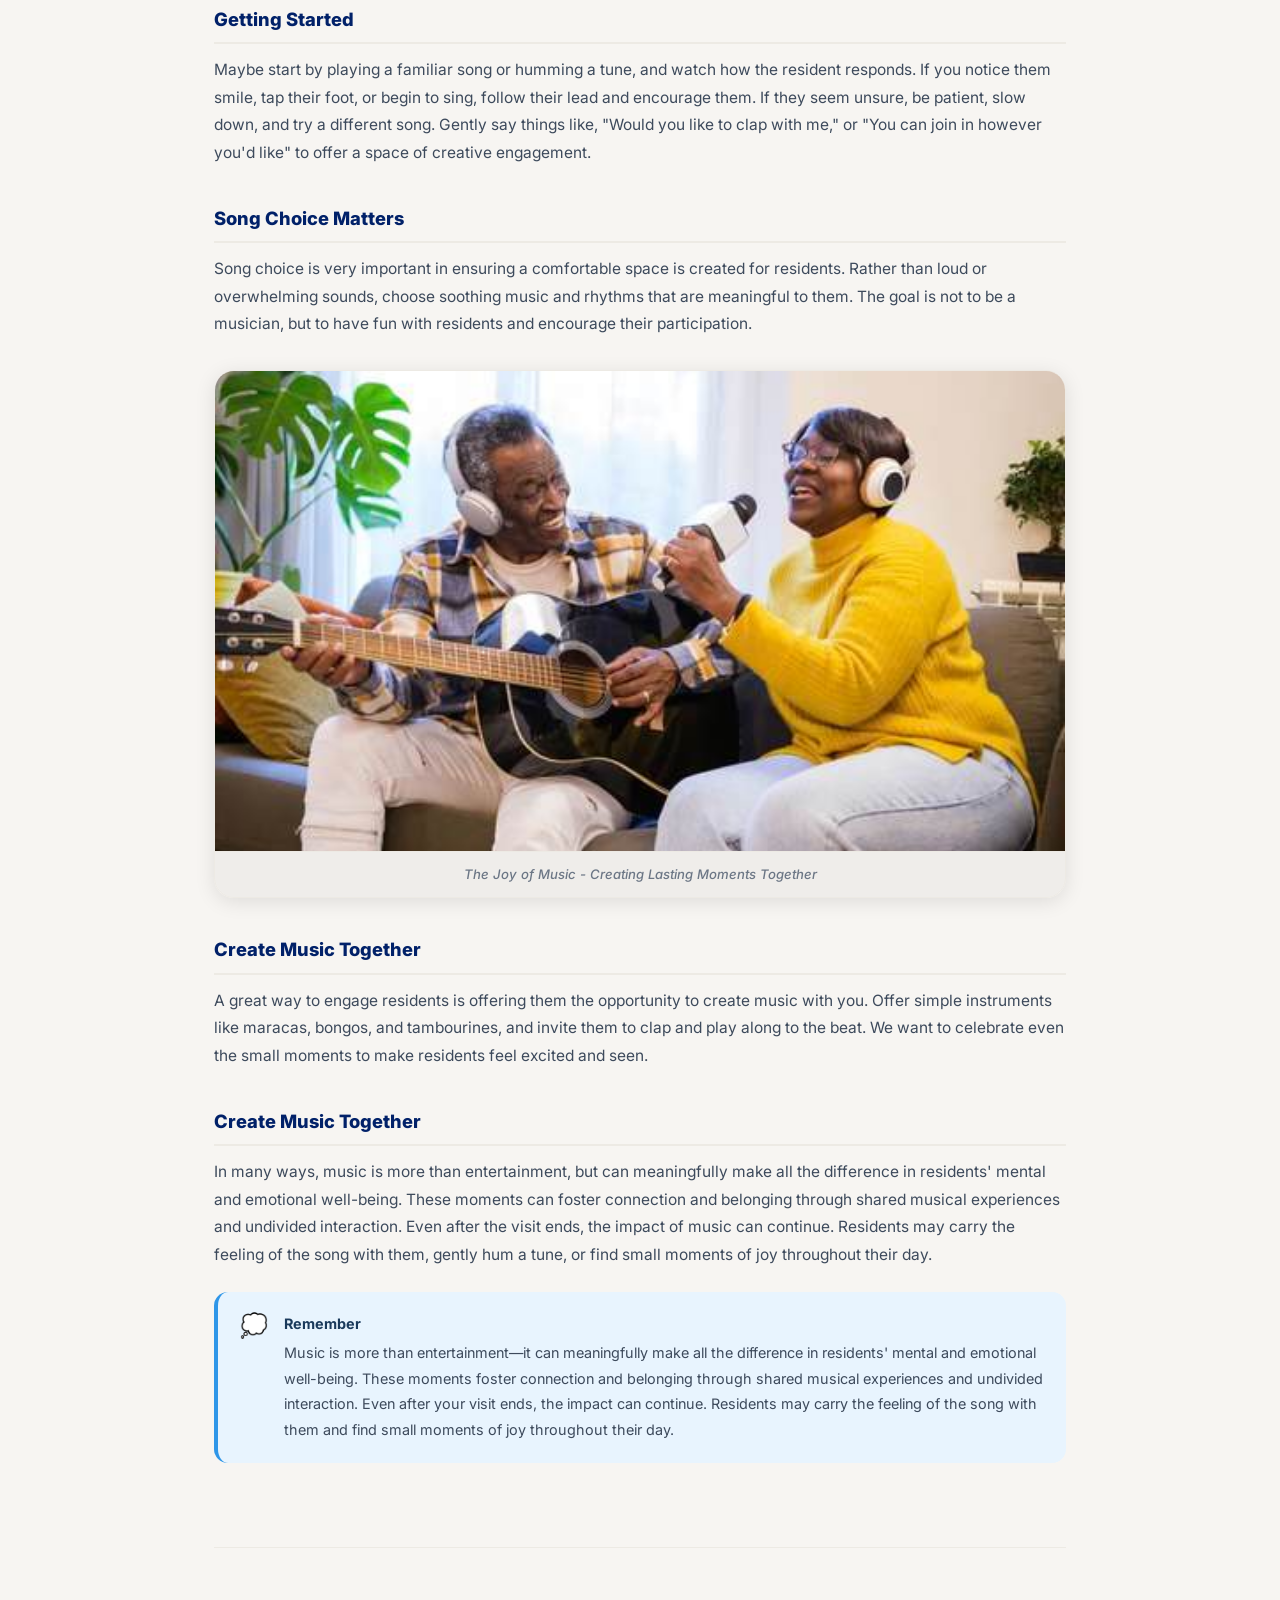
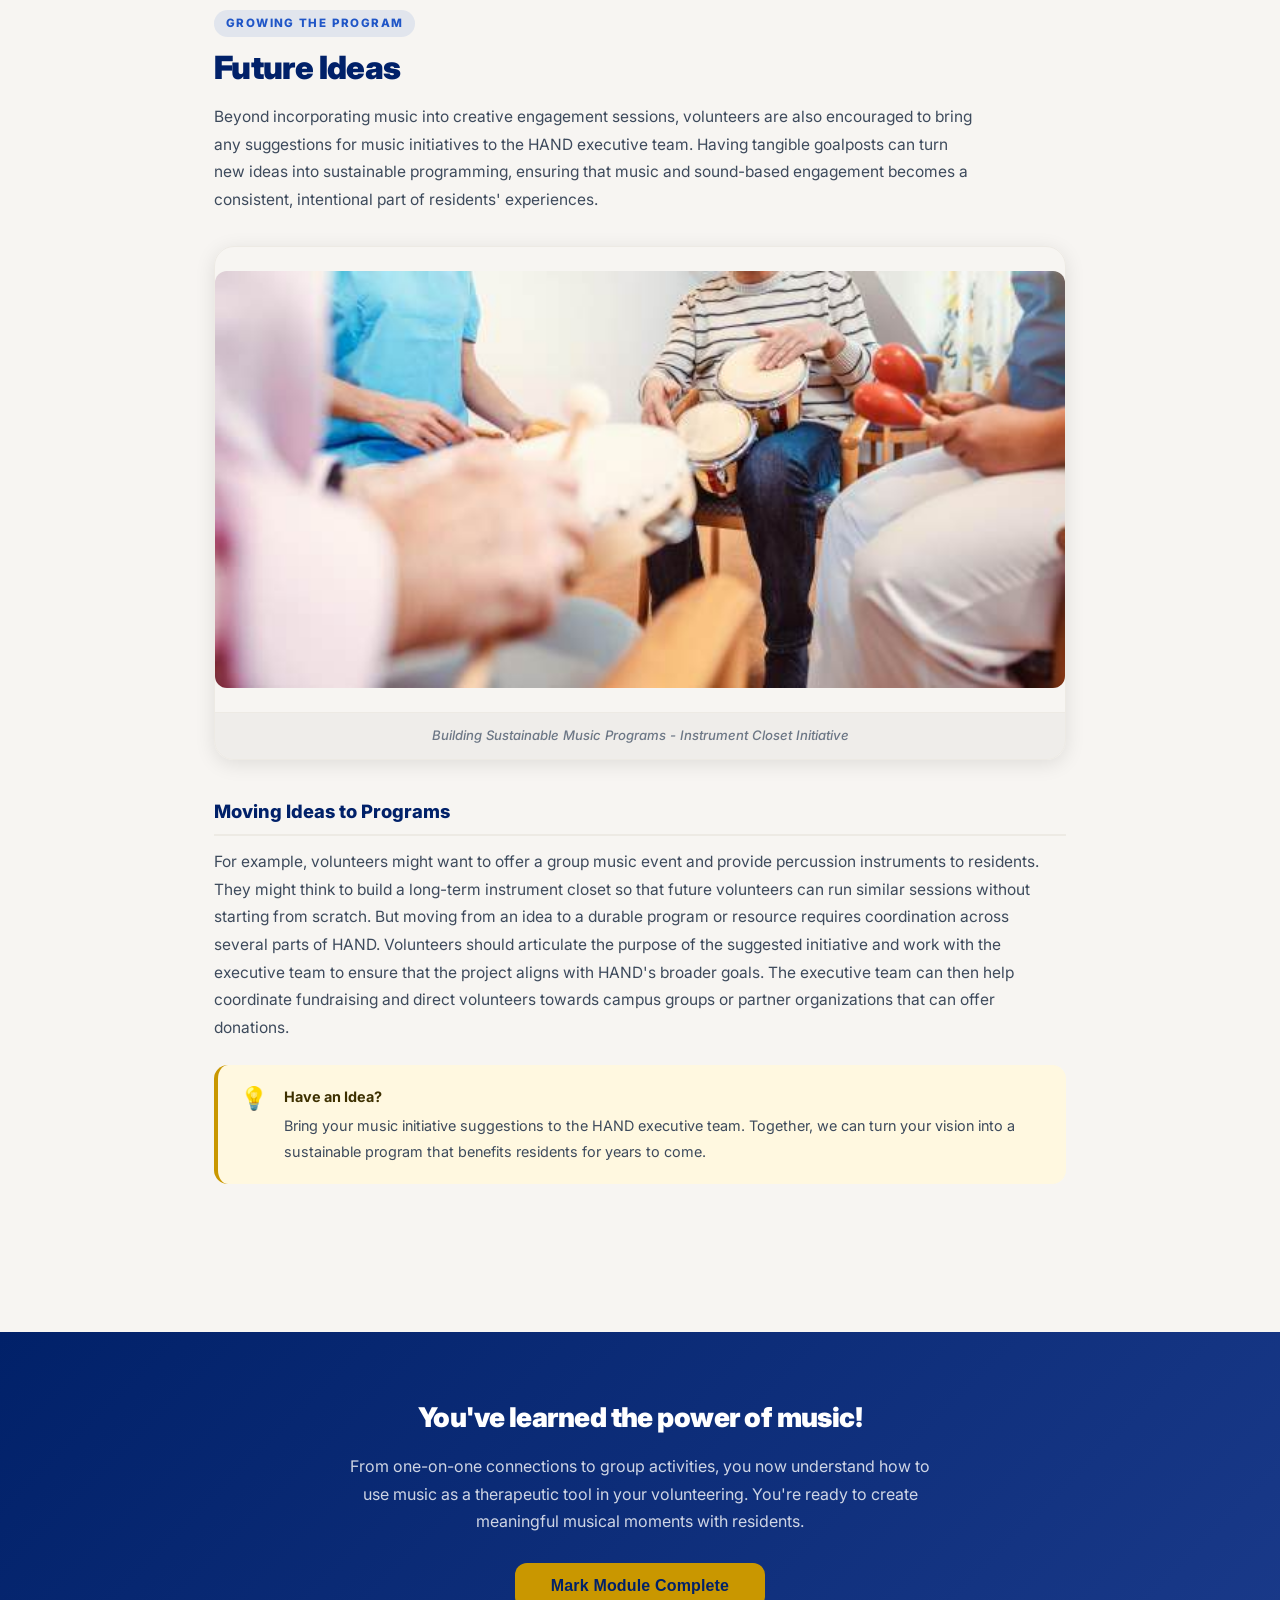
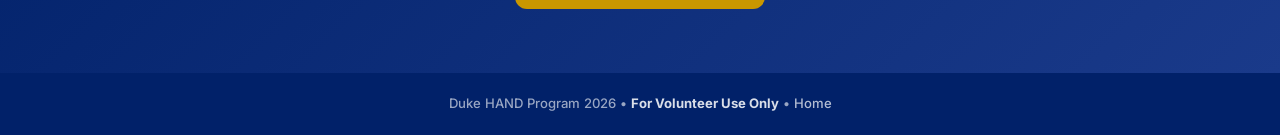
<file: module2.html>
<!DOCTYPE html>
<html lang="en">
<head>
  <meta charset="UTF-8">
  <meta name="viewport" content="width=device-width, initial-scale=1.0">
  <title>Module 2: Music & Sound | Duke HAND</title>
  <link rel="stylesheet" href="css/styles.css">
  <script src="js/progress.js"></script>
</head>
<body data-module="module2">

<nav class="site-nav">
  <div class="nav-inner">
    <a href="index.html" class="nav-brand">
      <span style="font-size: 1.3rem;">🤝</span>
      <span>Duke HAND</span>
      <span class="brand-badge">Guidebook</span>
    </a>
    <div class="nav-links">
      <a href="index.html">Home</a>
      <a href="module1.html">Dementia</a>
      <a href="module2.html" class="active">Music</a>
      <a href="module3.html">Timeslips</a>
      <a href="module4.html">Arts & Crafts</a>
    </div>
    <div class="nav-progress">
      <div class="nav-progress-bar">
        <div class="nav-progress-fill" style="width: 0%"></div>
      </div>
      <span class="nav-progress-percent">0%</span>
    </div>
  </div>
</nav>

<section class="module-hero" data-m="2">
  <div class="container">
    <div class="breadcrumb">
      <a href="index.html">Home</a>
      <span class="breadcrumb-sep">/</span>
      <span>Module 2</span>
    </div>
    <div class="module-hero-icon">🎵</div>
    <div class="module-num-label">Module 2 of 4</div>
    <h1>Music & Sound-Based Initiatives</h1>
    <p class="subtitle">Discover the therapeutic power of music for dementia care and learn practical strategies for musical engagement.</p>
  </div>
</section>

<div class="toc-bar">
  <div class="toc-inner">
    <a href="#section1" class="toc-link active" data-m="2">Importance</a>
    <a href="#section2" class="toc-link" data-m="2">Connection</a>
    <a href="#section3" class="toc-link" data-m="2">Group Music</a>
    <a href="#section4" class="toc-link" data-m="2">One-on-One</a>
    <a href="#section5" class="toc-link" data-m="2">Future Ideas</a>
  </div>
</div>

<section class="module-content">

  <section class="content-section" id="section1">
    <div class="section-label">The Foundation</div>
    <h2>The Importance of Music for Cognitive Health</h2>
    <p class="intro-text">For seniors, music is often more than simply sound or entertainment. It can function as therapy to reduce anxiety, manage agitation, and build social connection. Moreover, studies have shown improvements in seniors' mood, memory, sleep and physical recovery as a result of consistent music therapy sessions.</p>

    <div class="bar-chart">
      <p style="font-weight: 700; color: var(--text); margin-bottom: 16px;">Health & Well-Being Benefits of Music — Adults Age 50-80</p>
      <div class="bar-row">
        <div class="bar-label">Relieves stress or relaxes</div>
        <div class="bar-track"><div class="bar-fill" style="width: 75%;"><span class="bar-pct">75%</span></div></div>
      </div>
      <div class="bar-row">
        <div class="bar-label">Brings joy</div>
        <div class="bar-track"><div class="bar-fill" style="width: 73%;"><span class="bar-pct">73%</span></div></div>
      </div>
      <div class="bar-row">
        <div class="bar-label">Improves mental health, mood, or attitude</div>
        <div class="bar-track"><div class="bar-fill" style="width: 65%;"><span class="bar-pct">65%</span></div></div>
      </div>
      <div class="bar-row">
        <div class="bar-label">Motivates or energizes</div>
        <div class="bar-track"><div class="bar-fill" style="width: 60%;"><span class="bar-pct">60%</span></div></div>
      </div>
      <div class="bar-row">
        <div class="bar-label">Helps keep mind sharp</div>
        <div class="bar-track"><div class="bar-fill" style="width: 31%;"><span class="bar-pct">31%</span></div></div>
      </div>
    </div>

    <p class="source-cite">Source: University of Michigan National Poll on Healthy Aging, February 2024</p>

    <h3>What is Music Therapy?</h3>
    <p>Music Therapy is the practice of using music interventions to achieve individualized goals. This can involve singing, composing or listening to music.</p>

    <p style="margin-top: 16px;">Especially for individuals with dementia or Alzheimer's disease, personalized playlists composed of classics from their youth can trigger memory recall, foster communication, and enhance emotional responses, even in individuals who normally don't express themselves as well.</p>

    <h3>The Benefits of Music for Senior Adults</h3>
    <div class="benefits-grid">
      <div class="benefit-card">
        <div class="benefit-emoji">🧩</div>
        <h4>Cognitive Benefits</h4>
        <ul>
          <li>Slows cognitive decline</li>
          <li>Enhances memory</li>
          <li>Stimulates mental activity</li>
        </ul>
      </div>
      <div class="benefit-card">
        <div class="benefit-emoji">😊</div>
        <h4>Emotional Upliftment</h4>
        <ul>
          <li>Reduces stress and anxiety</li>
          <li>Boosts mood</li>
          <li>Provides an emotional outlet</li>
        </ul>
      </div>
      <div class="benefit-card">
        <div class="benefit-emoji">👥</div>
        <h4>Social Connection</h4>
        <ul>
          <li>Group music activities</li>
          <li>Combats loneliness</li>
          <li>Fosters intergenerational bonds</li>
        </ul>
      </div>
      <div class="benefit-card">
        <div class="benefit-emoji">🏃</div>
        <h4>Physical Health</h4>
        <ul>
          <li>Encourages movement</li>
          <li>Supports motor skills</li>
          <li>Manages pain</li>
        </ul>
      </div>
    </div>

    <div class="callout brain">
      <div class="callout-icon">🧠</div>
      <div class="callout-body">
        <strong>Research Finding</strong>
        <p>75% of seniors report that music relieves stress or relaxes them. 73% say it brings them joy. Music therapy is one of the most evidence-supported non-medication interventions for dementia.</p>
      </div>
    </div>
  </section>

  <section class="content-section" id="section2">
    <div class="section-label">Building Connection</div>
    <h2>Connecting With Residents Through Music</h2>
    <p class="intro-text">Many seniors hold strong emotional connections to the music they listened to when they were growing up, so playing songs that are familiar to them can reawaken dormant memories, spark meaningful conversations, and elicit joy in their day. By going out of the way to learn about and remember residents' musical preferences, as well as encouraging them to share their own experiences with such music, volunteers hold the key to creating meaningful interactions with the residents and making them feel valued and heard.</p>

    <div class="image-feature">
      <img src="images/music/img-003.jpg" alt="Music through the decades - 50s through 90s">
      <div class="image-caption">Music Through the Decades - Connect residents with songs from their youth (1950s-1980s)</div>
    </div>

    <h3>How to Start Musical Conversations</h3>

    <p><strong>Ask about their preferences:</strong> Start by asking residents what kinds of music they enjoy listening to. Some may prefer specific genres such as jazz, country, gospel, or classical music, while others may have favorite artists or songs they love. If the residents are unsure of what they like to hear or simply have no musical preference, try using familiar songs from the 1950s through the 1980s as conversation starters, which tend to resonate the most with the majority of seniors.</p>

    <div class="image-feature">
      <img src="images/music/img-004.jpg" alt="Senior man joyfully listening to music with headphones">
      <div class="image-caption">The Power of One-on-One Musical Connection</div>
    </div>

    <p style="margin-top: 24px;"><strong>Share concert memories:</strong> Ask the residents about a concert they have gone to in the past and how that experience made them feel. You can also ask residents if there is a musician or concert they wish they had seen in person, which can lead to fun conversations about their favorite bands and lasting experiences.</p>

    <p style="margin-top: 24px; font-style: italic; color: var(--text-secondary);">Through simple questions and shared listening experiences, music can become a meaningful way to build connection, stimulate memory, and foster enjoyable conversations with the residents.</p>
  </section>

  <section class="content-section" id="section3">
    <div class="section-label">Group Activities</div>
    <h2>Group Music and Team Building</h2>
    <p class="intro-text">One of the most beautiful and powerful components of music is its ability to to be shared and to cultivate joyful emotions and memories for groups of people. Additionally, while solo music performance is extremely impactful, when music is played by multiple people, said impact can be amplified through stronger connections. Incorporating residents suffering from various cognitive decline into the music also strengthens the impact.</p>

    <div class="image-feature">
      <img src="images/music/img-005.jpg" alt="Musicians performing together at a community event" style="border-radius: 12px; margin: 24px 0;">
      <div class="image-caption">Group Music Performance - Creating Joyful Shared Experiences</div>
    </div>

    <h3>When Multiple Volunteers Play Together</h3>
    <p>When two or more volunteers play instruments or sing, collaborating can make the music experience more engaging for residents. Even simple harmonies or call-and-response patterns can create a sense of participation and shared joy, while boosting confidence for both volunteers and residents. If possible, playing music outside with the residents can also boost mood and generate positive connections with sound and nature.</p>

    <h3>Beyond Live Music</h3>
    <p>Group music events do not always require live music either! Consider:</p>
    <ul>
      <li><strong>Karaoke nights and group playlists:</strong> A simple and fun way to involve residents and foster a team like connection. Volunteers can coordinate with staff at each site to ensure smooth transitions, favorite song selections, and inclusive participation.</li>
      <li><strong>Musical games:</strong> Music bingo or trivia add an extra layer of excitement, encouraging residents to listen, remember, and celebrate together.</li>
      <li><strong>Movement-based activities:</strong> Activities like "Just Dance" sessions or drum circles allow residents to translate music to bodily expression, ultimately promoting teamwork, cognitive stimulation, and great shared joy. Moreover, a little light exercise or movement of the hands is always a beneficial outcome.</li>
    </ul>

    <div class="image-feature">
      <img src="images/music/img-007.jpg" alt="Group playing djembe drums together in a drum circle">
      <div class="image-caption">Drum Circle Activity - Music, Movement, and Connection</div>
    </div>

    <div class="callout success">
      <div class="callout-icon">✨</div>
      <div class="callout-body">
        <strong>Tip for Success</strong>
        <p>Coordinate with staff at each site to ensure smooth transitions, favorite song selections, and inclusive participation. The more you collaborate with the care team, the better the experience for residents.</p>
      </div>
    </div>
  </section>

  <section class="content-section" id="section4">
    <div class="section-label">Individual Engagement</div>
    <h2>One-on-One Music Engagement</h2>
    <p class="intro-text">Spending time one-on-one with older adults living with Alzheimer's or dementia can be very meaningful. It brings a sense of familiarity, trust, and a chance to learn more about their life's story. Music is a powerful way to connect even when words are hard to find. Music is a universally enjoyable experience that can unite people from all backgrounds and cultures. It all starts with creating a connection.</p>

    <h3>Getting Started</h3>
    <p>Maybe start by playing a familiar song or humming a tune, and watch how the resident responds. If you notice them smile, tap their foot, or begin to sing, follow their lead and encourage them. If they seem unsure, be patient, slow down, and try a different song. Gently say things like, "Would you like to clap with me," or "You can join in however you'd like" to offer a space of creative engagement.</p>

    <h3>Song Choice Matters</h3>
    <p>Song choice is very important in ensuring a comfortable space is created for residents. Rather than loud or overwhelming sounds, choose soothing music and rhythms that are meaningful to them. The goal is not to be a musician, but to have fun with residents and encourage their participation.</p>

    <div class="image-feature">
      <img src="images/music/img-008.jpg" alt="Two seniors making music together - guitar and singing">
      <div class="image-caption">The Joy of Music - Creating Lasting Moments Together</div>
    </div>

    <h3>Create Music Together</h3>
    <p>A great way to engage residents is offering them the opportunity to create music with you. Offer simple instruments like maracas, bongos, and tambourines, and invite them to clap and play along to the beat. We want to celebrate even the small moments to make residents feel excited and seen.</p>

    <h3>Create Music Together</h3>
    <p>In many ways, music is more than entertainment, but can meaningfully make all the difference in residents' mental and emotional well-being. These moments can foster connection and belonging through shared musical experiences and undivided interaction. Even after the visit ends, the impact of music can continue. Residents may carry the feeling of the song with them, gently hum a tune, or find small moments of joy throughout their day.</p>

    <div class="callout note">
      <div class="callout-icon">💭</div>
      <div class="callout-body">
        <strong>Remember</strong>
        <p>Music is more than entertainment—it can meaningfully make all the difference in residents' mental and emotional well-being. These moments foster connection and belonging through shared musical experiences and undivided interaction. Even after your visit ends, the impact can continue. Residents may carry the feeling of the song with them and find small moments of joy throughout their day.</p>
      </div>
    </div>
  </section>

  <section class="content-section" id="section5">
    <div class="section-label">Growing the Program</div>
    <h2>Future Ideas</h2>
    <p class="intro-text">Beyond incorporating music into creative engagement sessions, volunteers are also encouraged to bring any suggestions for music initiatives to the HAND executive team. Having tangible goalposts can turn new ideas into sustainable programming, ensuring that music and sound-based engagement becomes a consistent, intentional part of residents' experiences.</p>

    <div class="image-feature">
      <img src="images/music/img-011.jpg" alt="Group music session with bongos and percussion instruments" style="border-radius: 12px; margin: 24px 0;">
      <div class="image-caption">Building Sustainable Music Programs - Instrument Closet Initiative</div>
    </div>

    <h3>Moving Ideas to Programs</h3>
    <p>For example, volunteers might want to offer a group music event and provide percussion instruments to residents. They might think to build a long-term instrument closet so that future volunteers can run similar sessions without starting from scratch. But moving from an idea to a durable program or resource requires coordination across several parts of HAND. Volunteers should articulate the purpose of the suggested initiative and work with the executive team to ensure that the project aligns with HAND's broader goals. The executive team can then help coordinate fundraising and direct volunteers towards campus groups or partner organizations that can offer donations.</p>

    <div class="callout tip">
      <div class="callout-icon">💡</div>
      <div class="callout-body">
        <strong>Have an Idea?</strong>
        <p>Bring your music initiative suggestions to the HAND executive team. Together, we can turn your vision into a sustainable program that benefits residents for years to come.</p>
      </div>
    </div>
  </section>

</section>

<section class="completion-zone">
  <div class="completion-zone-inner">
    <h3>You've learned the power of music!</h3>
    <p>From one-on-one connections to group activities, you now understand how to use music as a therapeutic tool in your volunteering. You're ready to create meaningful musical moments with residents.</p>
    <button id="mark-complete-btn" class="btn-complete">Mark Module Complete</button>
  </div>
</section>

<div id="completion-toast"></div>

<footer class="site-footer">
  Duke HAND Program 2026 • <strong>For Volunteer Use Only</strong> •
  <a href="index.html" style="color: rgba(255,255,255,0.7); text-decoration: none;">Home</a>
</footer>

</body>
</html>
</file>
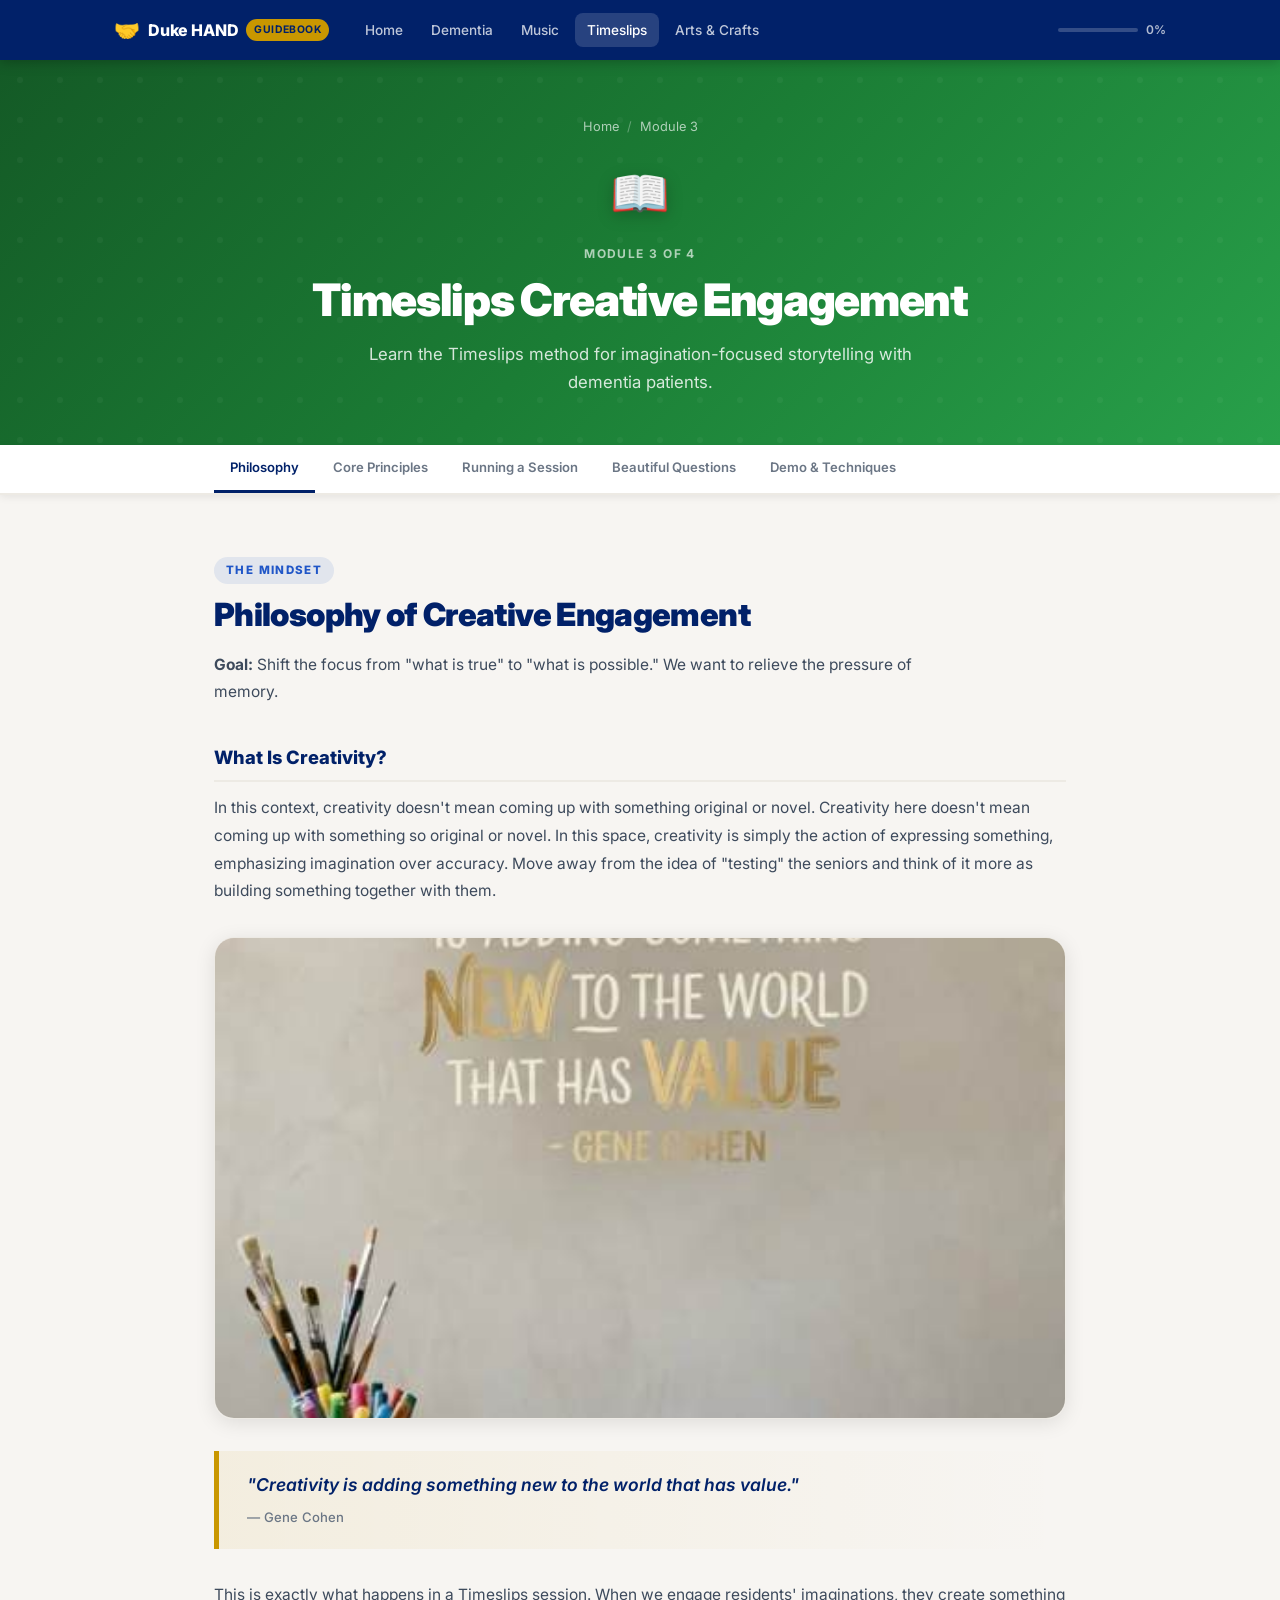
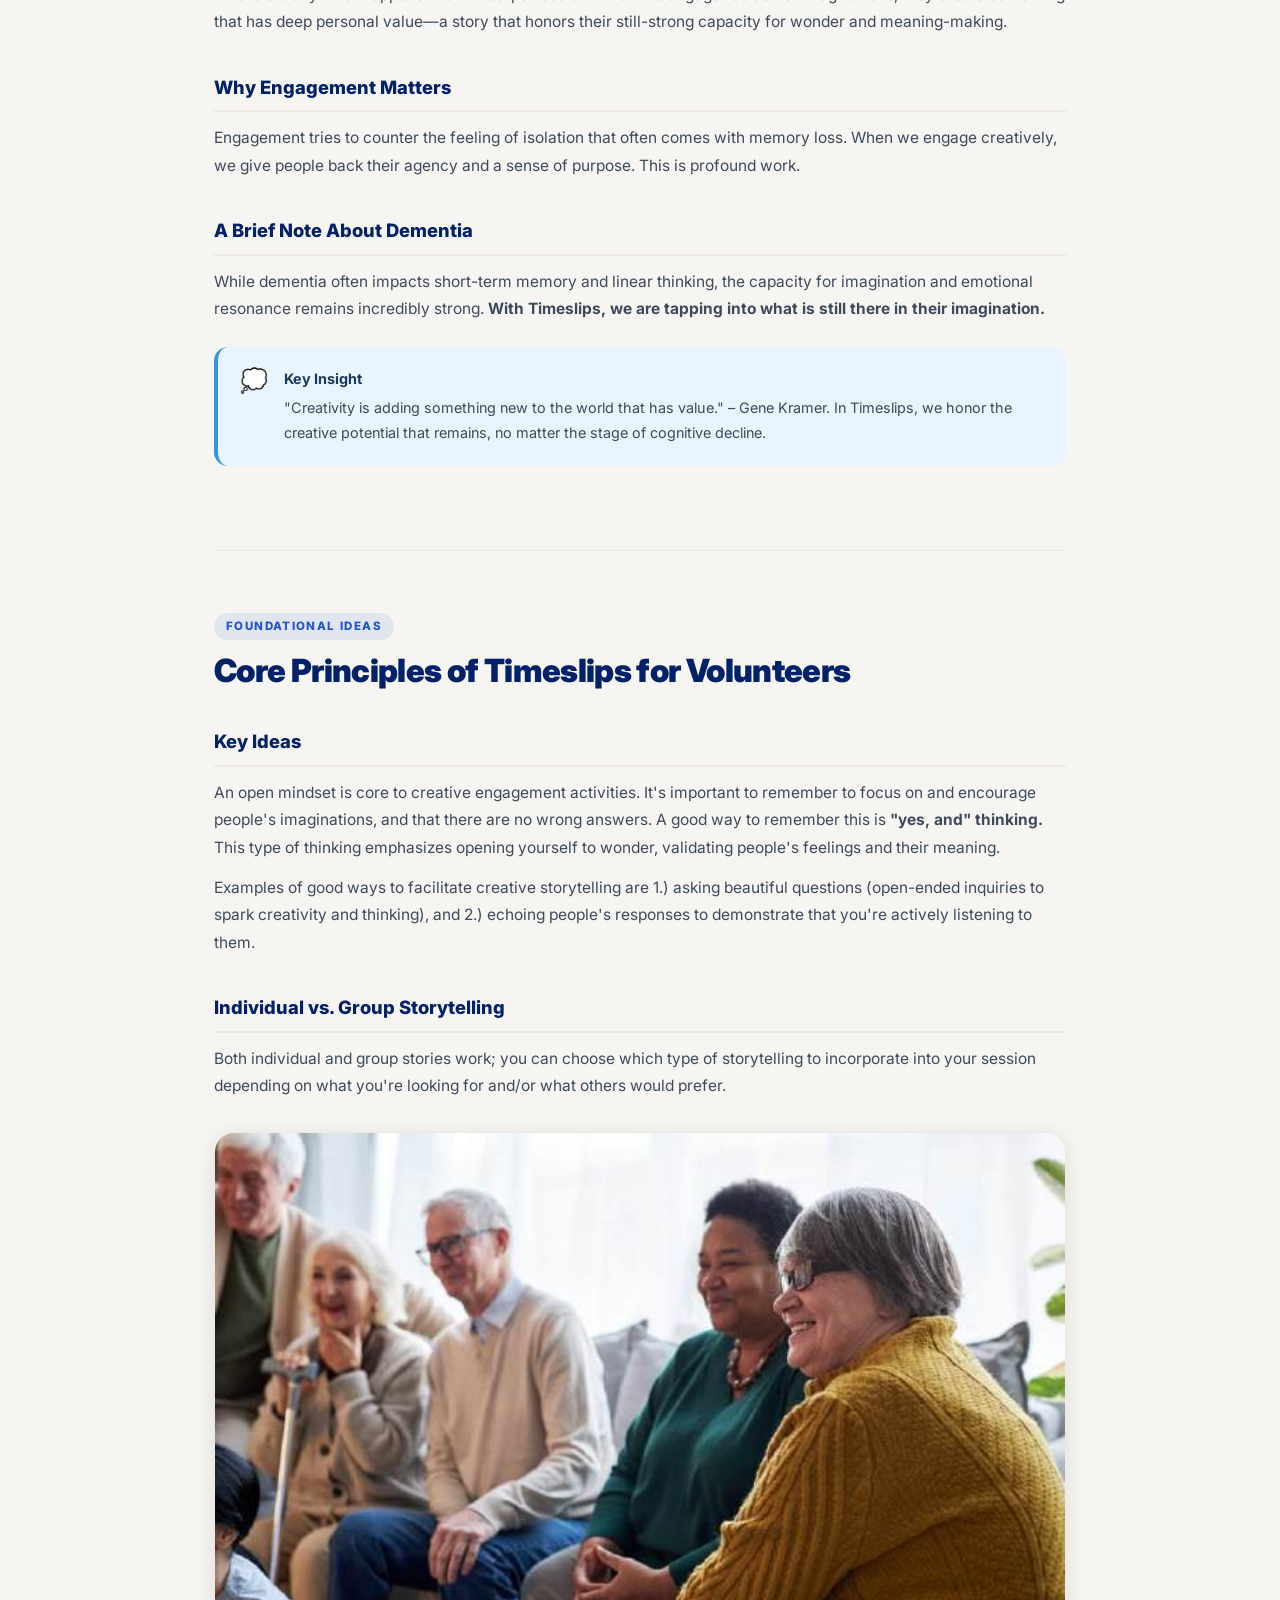
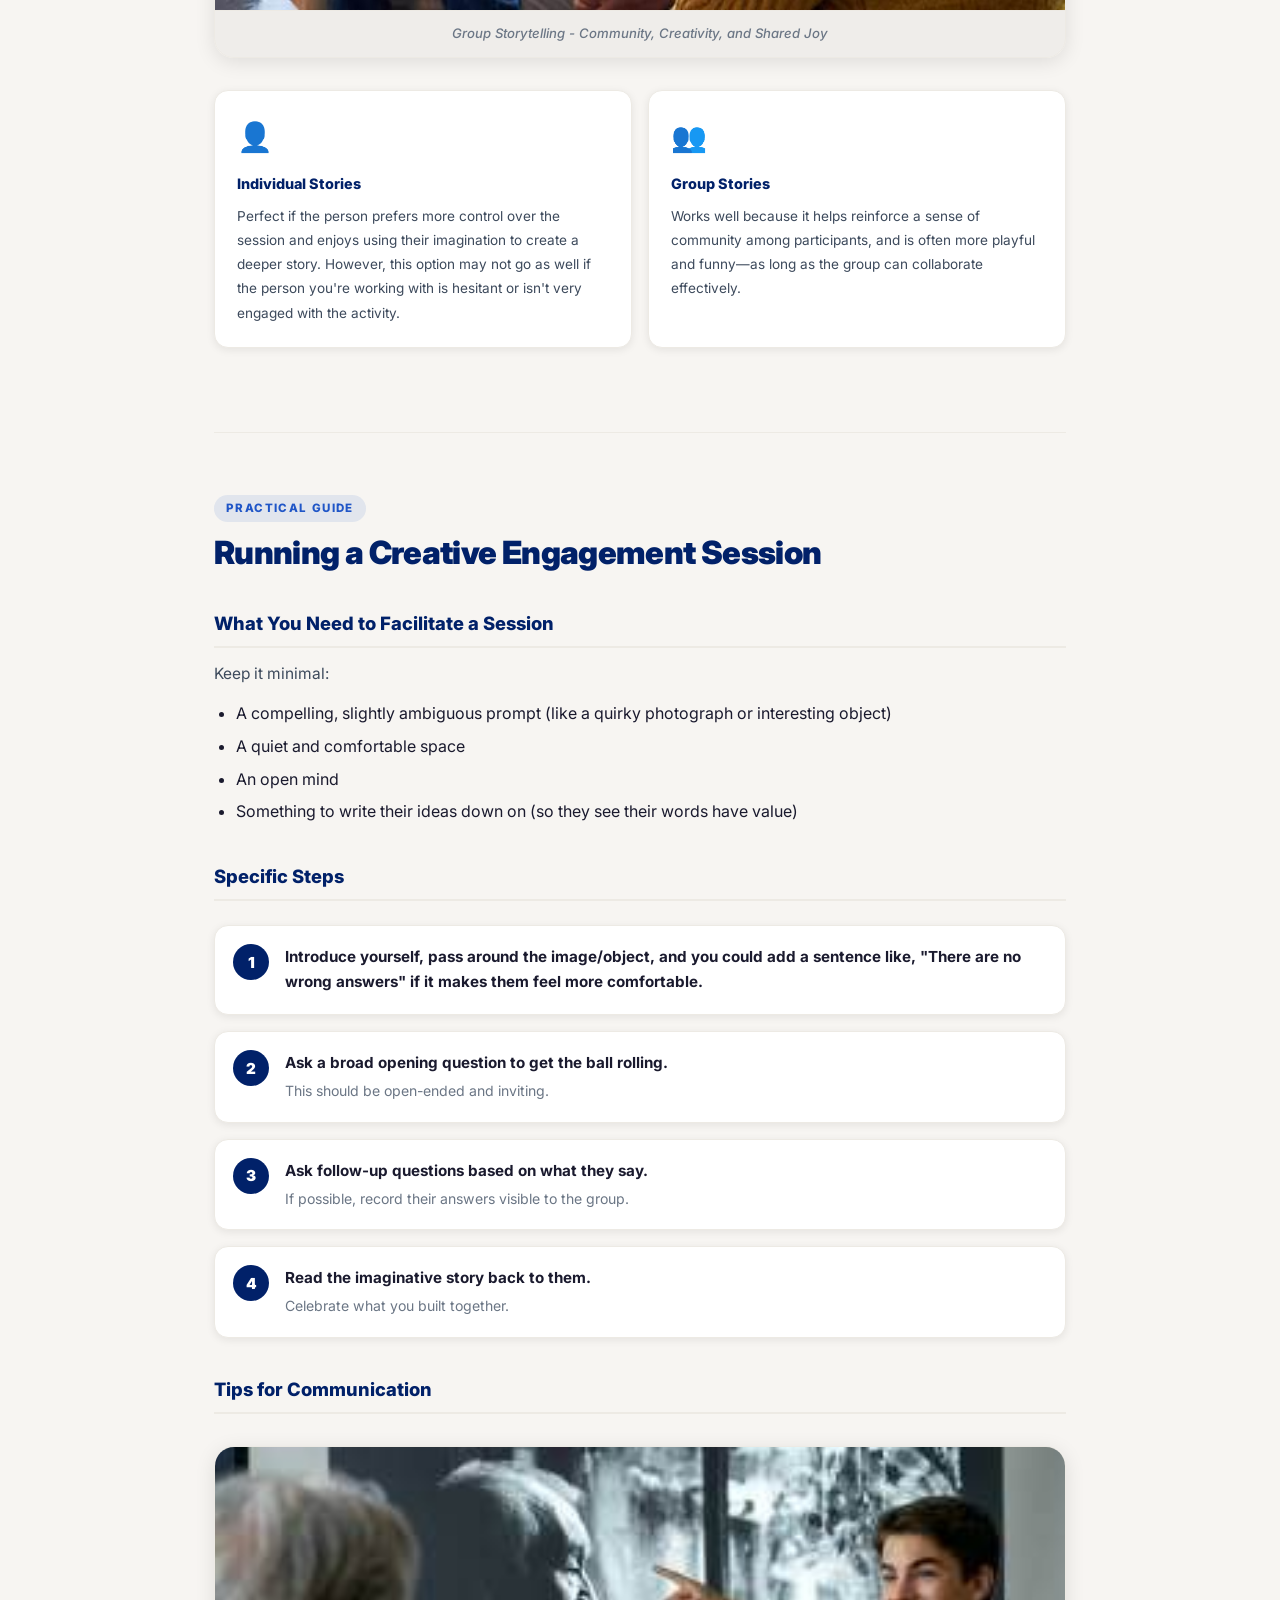
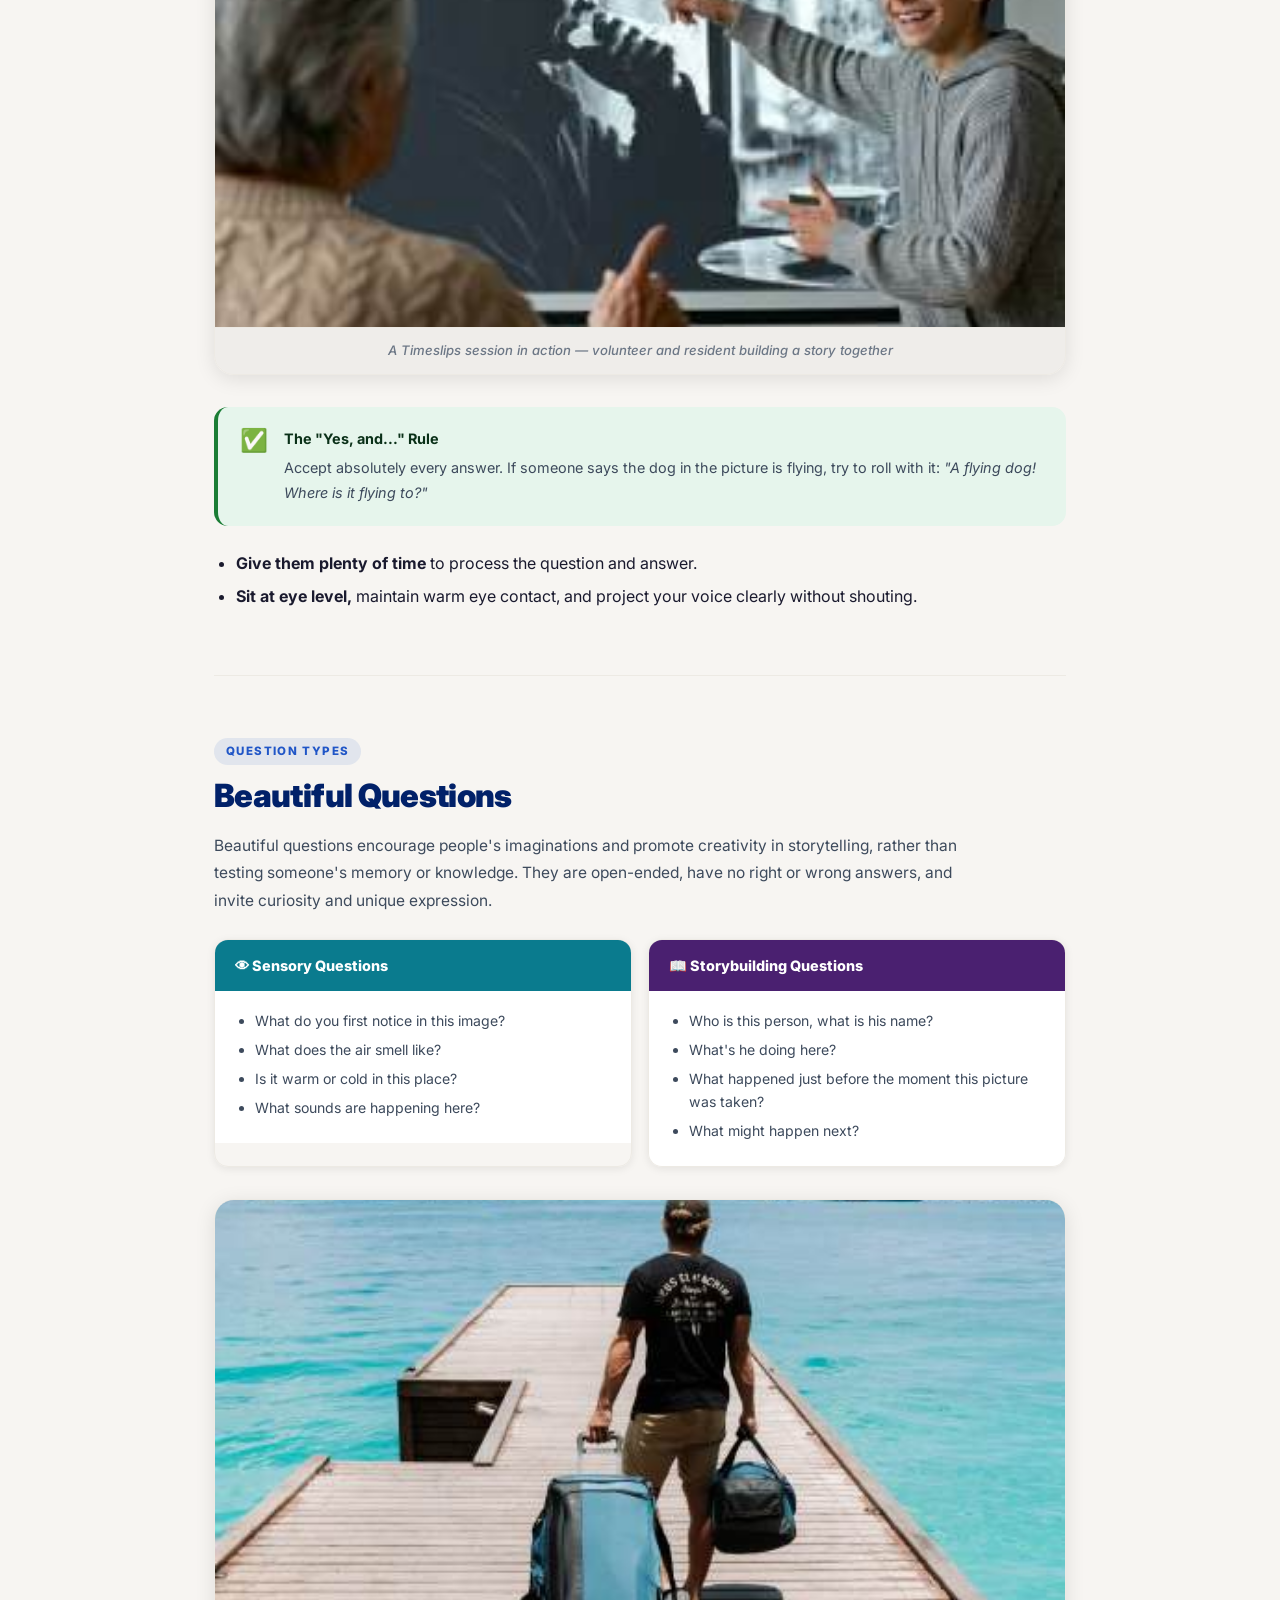
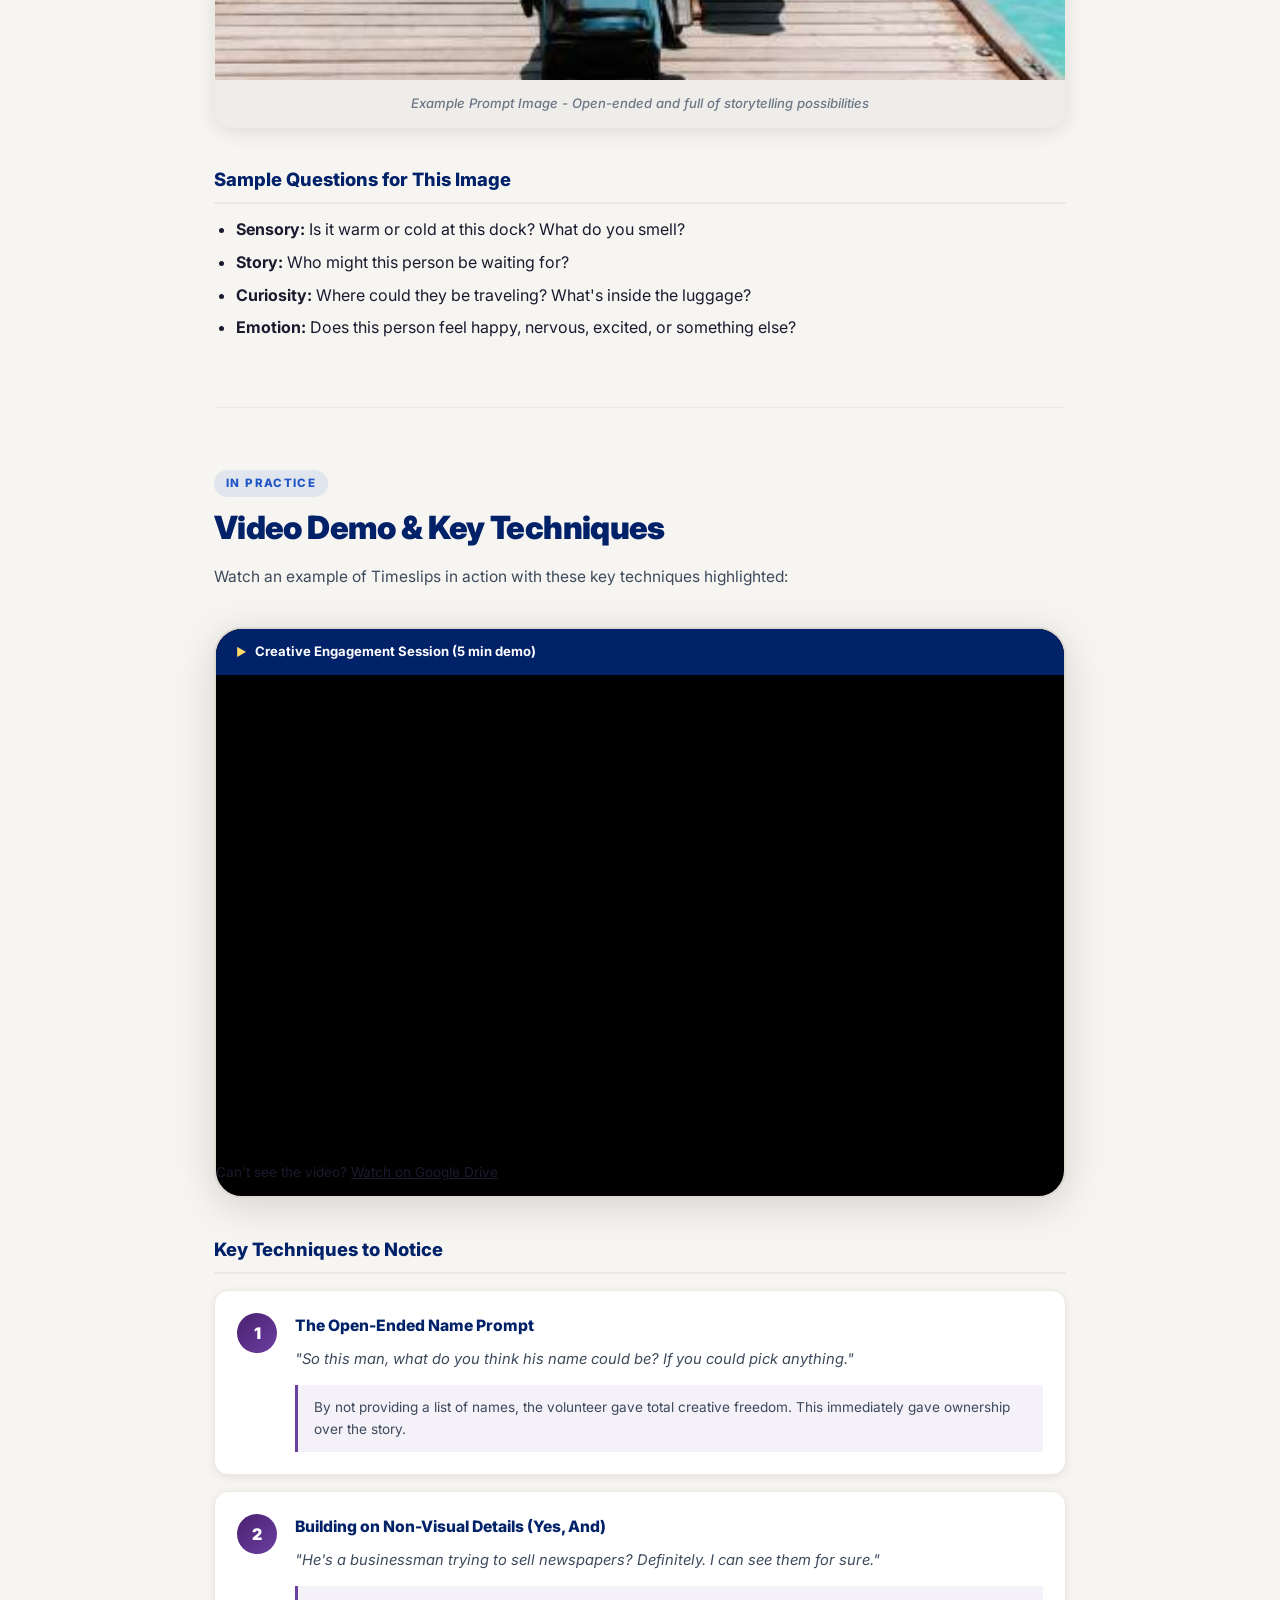
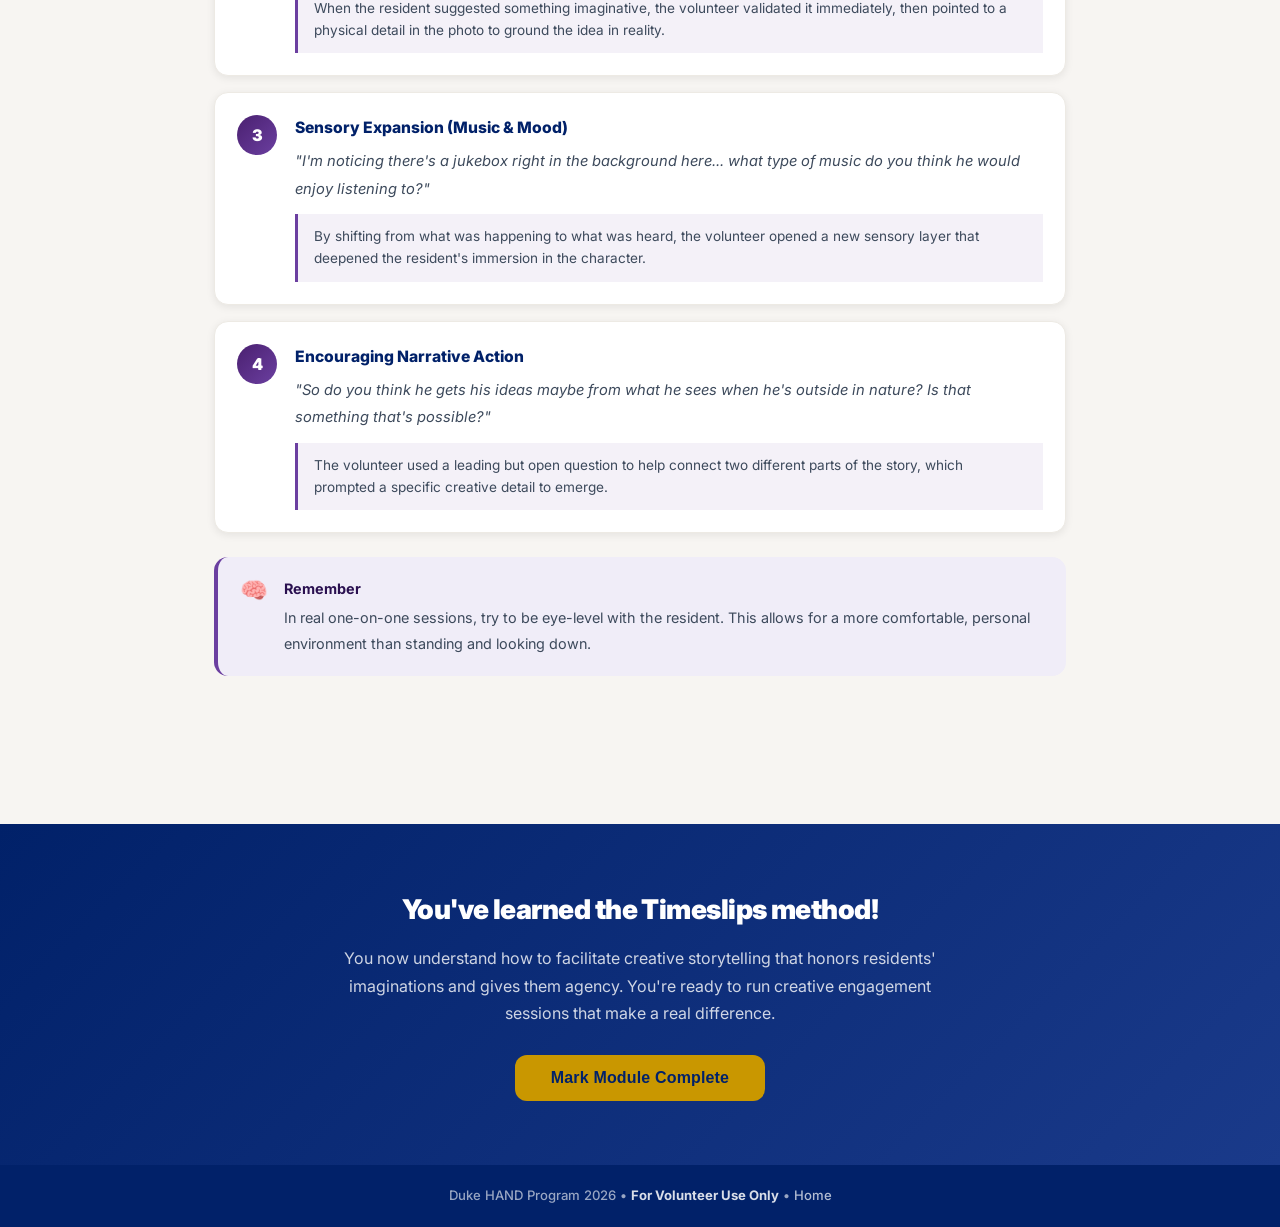
<file: module3.html>
<!DOCTYPE html>
<html lang="en">
<head>
  <meta charset="UTF-8">
  <meta name="viewport" content="width=device-width, initial-scale=1.0">
  <title>Module 3: Timeslips | Duke HAND</title>
  <link rel="stylesheet" href="css/styles.css">
  <script src="js/progress.js"></script>
</head>
<body data-module="module3">

<nav class="site-nav">
  <div class="nav-inner">
    <a href="index.html" class="nav-brand">
      <span style="font-size: 1.3rem;">🤝</span>
      <span>Duke HAND</span>
      <span class="brand-badge">Guidebook</span>
    </a>
    <div class="nav-links">
      <a href="index.html">Home</a>
      <a href="module1.html">Dementia</a>
      <a href="module2.html">Music</a>
      <a href="module3.html" class="active">Timeslips</a>
      <a href="module4.html">Arts & Crafts</a>
    </div>
    <div class="nav-progress">
      <div class="nav-progress-bar">
        <div class="nav-progress-fill" style="width: 0%"></div>
      </div>
      <span class="nav-progress-percent">0%</span>
    </div>
  </div>
</nav>

<section class="module-hero" data-m="3">
  <div class="container">
    <div class="breadcrumb">
      <a href="index.html">Home</a>
      <span class="breadcrumb-sep">/</span>
      <span>Module 3</span>
    </div>
    <div class="module-hero-icon">📖</div>
    <div class="module-num-label">Module 3 of 4</div>
    <h1>Timeslips Creative Engagement</h1>
    <p class="subtitle">Learn the Timeslips method for imagination-focused storytelling with dementia patients.</p>
  </div>
</section>

<div class="toc-bar">
  <div class="toc-inner">
    <a href="#section1" class="toc-link active" data-m="3">Philosophy</a>
    <a href="#section2" class="toc-link" data-m="3">Core Principles</a>
    <a href="#section3" class="toc-link" data-m="3">Running a Session</a>
    <a href="#section4" class="toc-link" data-m="3">Beautiful Questions</a>
    <a href="#section5" class="toc-link" data-m="3">Demo & Techniques</a>
  </div>
</div>

<section class="module-content">

  <section class="content-section" id="section1">
    <div class="section-label">The Mindset</div>
    <h2>Philosophy of Creative Engagement</h2>
    <p class="intro-text"><strong>Goal:</strong> Shift the focus from "what is true" to "what is possible." We want to relieve the pressure of memory.</p>

    <h3>What Is Creativity?</h3>
    <p>In this context, creativity doesn't mean coming up with something original or novel. Creativity here doesn't mean coming up with something so original or novel. In this space, creativity is simply the action of expressing something, emphasizing imagination over accuracy. Move away from the idea of "testing" the seniors and think of it more as building something together with them.</p>

    <div class="image-feature">
      <img src="images/timeslips/img-000.jpg" alt="Creativity is adding something new to the world that has value - Gene Cohen">
    </div>

    <div class="pull-quote">
      <p>"Creativity is adding something new to the world that has value."</p>
      <cite>— Gene Cohen</cite>
    </div>
    <p>This is exactly what happens in a Timeslips session. When we engage residents' imaginations, they create something that has deep personal value—a story that honors their still-strong capacity for wonder and meaning-making.</p>

    <h3>Why Engagement Matters</h3>
    <p>Engagement tries to counter the feeling of isolation that often comes with memory loss. When we engage creatively, we give people back their agency and a sense of purpose. This is profound work.</p>

    <h3>A Brief Note About Dementia</h3>
    <p>While dementia often impacts short-term memory and linear thinking, the capacity for imagination and emotional resonance remains incredibly strong. <strong>With Timeslips, we are tapping into what is still there in their imagination.</strong></p>

    <div class="callout note">
      <div class="callout-icon">💭</div>
      <div class="callout-body">
        <strong>Key Insight</strong>
        <p>"Creativity is adding something new to the world that has value." – Gene Kramer. In Timeslips, we honor the creative potential that remains, no matter the stage of cognitive decline.</p>
      </div>
    </div>
  </section>

  <section class="content-section" id="section2">
    <div class="section-label">Foundational Ideas</div>
    <h2>Core Principles of Timeslips for Volunteers</h2>

    <h3>Key Ideas</h3>
    <p>An open mindset is core to creative engagement activities. It's important to remember to focus on and encourage people's imaginations, and that there are no wrong answers. A good way to remember this is <strong>"yes, and" thinking.</strong> This type of thinking emphasizes opening yourself to wonder, validating people's feelings and their meaning.</p>

    <p style="margin-top: 12px;">Examples of good ways to facilitate creative storytelling are 1.) asking beautiful questions (open-ended inquiries to spark creativity and thinking), and 2.) echoing people's responses to demonstrate that you're actively listening to them.</p>

    <h3>Individual vs. Group Storytelling</h3>
    <p>Both individual and group stories work; you can choose which type of storytelling to incorporate into your session depending on what you're looking for and/or what others would prefer.</p>

    <div class="image-feature">
      <img src="images/timeslips/img-001.jpg" alt="Group of seniors sitting together laughing and sharing stories">
      <div class="image-caption">Group Storytelling - Community, Creativity, and Shared Joy</div>
    </div>

    <div class="info-grid">
      <div class="info-card">
        <div class="info-card-icon">👤</div>
        <h4>Individual Stories</h4>
        <p>Perfect if the person prefers more control over the session and enjoys using their imagination to create a deeper story. However, this option may not go as well if the person you're working with is hesitant or isn't very engaged with the activity.</p>
      </div>
      <div class="info-card">
        <div class="info-card-icon">👥</div>
        <h4>Group Stories</h4>
        <p>Works well because it helps reinforce a sense of community among participants, and is often more playful and funny—as long as the group can collaborate effectively.</p>
      </div>
    </div>
  </section>

  <section class="content-section" id="section3">
    <div class="section-label">Practical Guide</div>
    <h2>Running a Creative Engagement Session</h2>

    <h3>What You Need to Facilitate a Session</h3>
    <p>Keep it minimal:</p>
    <ul>
      <li>A compelling, slightly ambiguous prompt (like a quirky photograph or interesting object)</li>
      <li>A quiet and comfortable space</li>
      <li>An open mind</li>
      <li>Something to write their ideas down on (so they see their words have value)</li>
    </ul>

    <h3>Specific Steps</h3>

    <ol class="session-steps">
      <li>
        <div class="session-step-num">1</div>
        <div class="session-step-body">
          <strong>Introduce yourself, pass around the image/object, and you could add a sentence like, "There are no wrong answers" if it makes them feel more comfortable.</strong>
        </div>
      </li>
      <li>
        <div class="session-step-num">2</div>
        <div class="session-step-body">
          <strong>Ask a broad opening question to get the ball rolling.</strong>
          <span>This should be open-ended and inviting.</span>
        </div>
      </li>
      <li>
        <div class="session-step-num">3</div>
        <div class="session-step-body">
          <strong>Ask follow-up questions based on what they say.</strong>
          <span>If possible, record their answers visible to the group.</span>
        </div>
      </li>
      <li>
        <div class="session-step-num">4</div>
        <div class="session-step-body">
          <strong>Read the imaginative story back to them.</strong>
          <span>Celebrate what you built together.</span>
        </div>
      </li>
    </ol>

    <h3>Tips for Communication</h3>

    <div class="image-feature">
      <img src="images/timeslips/img-002.jpg" alt="Volunteer pointing at a projected image during a storytelling session with a senior">
      <div class="image-caption">A Timeslips session in action — volunteer and resident building a story together</div>
    </div>

    <div class="callout success">
      <div class="callout-icon">✅</div>
      <div class="callout-body">
        <strong>The "Yes, and..." Rule</strong>
        <p>Accept absolutely every answer. If someone says the dog in the picture is flying, try to roll with it: <em>"A flying dog! Where is it flying to?"</em></p>
      </div>
    </div>

    <ul>
      <li><strong>Give them plenty of time</strong> to process the question and answer.</li>
      <li><strong>Sit at eye level,</strong> maintain warm eye contact, and project your voice clearly without shouting.</li>
    </ul>
  </section>

  <section class="content-section" id="section4">
    <div class="section-label">Question Types</div>
    <h2>Beautiful Questions</h2>
    <p class="intro-text">Beautiful questions encourage people's imaginations and promote creativity in storytelling, rather than testing someone's memory or knowledge. They are open-ended, have no right or wrong answers, and invite curiosity and unique expression.</p>

    <div class="questions-grid">
      <div class="questions-card">
        <div class="questions-card-header">👁 Sensory Questions</div>
        <div class="questions-card-body">
          <ul>
            <li>What do you first notice in this image?</li>
            <li>What does the air smell like?</li>
            <li>Is it warm or cold in this place?</li>
            <li>What sounds are happening here?</li>
          </ul>
        </div>
      </div>
      <div class="questions-card">
        <div class="questions-card-header">📖 Storybuilding Questions</div>
        <div class="questions-card-body">
          <ul>
            <li>Who is this person, what is his name?</li>
            <li>What's he doing here?</li>
            <li>What happened just before the moment this picture was taken?</li>
            <li>What might happen next?</li>
          </ul>
        </div>
      </div>
    </div>

    <div class="image-feature">
      <img src="images/timeslips/img-003.jpg" alt="Person at waterfront dock with luggage - Timeslips storytelling prompt">
      <div class="image-caption">Example Prompt Image - Open-ended and full of storytelling possibilities</div>
    </div>

    <h3>Sample Questions for This Image</h3>
    <ul>
      <li><strong>Sensory:</strong> Is it warm or cold at this dock? What do you smell?</li>
      <li><strong>Story:</strong> Who might this person be waiting for?</li>
      <li><strong>Curiosity:</strong> Where could they be traveling? What's inside the luggage?</li>
      <li><strong>Emotion:</strong> Does this person feel happy, nervous, excited, or something else?</li>
    </ul>
  </section>

  <section class="content-section" id="section5">
    <div class="section-label">In Practice</div>
    <h2>Video Demo & Key Techniques</h2>
    <p class="intro-text">Watch an example of Timeslips in action with these key techniques highlighted:</p>

    <div class="video-container">
      <div class="video-label">Creative Engagement Session (5 min demo)</div>
      <div class="video-wrapper">
        <iframe src="https://drive.google.com/file/d/1qKk2wtcWrTWAVjlgUQ8rMZzhOHJ7YZ5C/preview" title="Timeslips Creative Engagement Demo" frameborder="0" allow="autoplay" allowfullscreen></iframe>
      </div>
      <p style="font-size: 0.85rem; color: var(--text-tertiary); margin-top: 8px;">Can't see the video? <a href="https://drive.google.com/file/d/1qKk2wtcWrTWAVjlgUQ8rMZzhOHJ7YZ5C/view" target="_blank">Watch on Google Drive</a></p>
    </div>

    <h3>Key Techniques to Notice</h3>

    <div class="technique-card">
      <div class="technique-num">1</div>
      <div>
        <h4>The Open-Ended Name Prompt</h4>
        <p><em>"So this man, what do you think his name could be? If you could pick anything."</em></p>
        <div class="technique-quote">By not providing a list of names, the volunteer gave total creative freedom. This immediately gave ownership over the story.</div>
      </div>
    </div>

    <div class="technique-card">
      <div class="technique-num">2</div>
      <div>
        <h4>Building on Non-Visual Details (Yes, And)</h4>
        <p><em>"He's a businessman trying to sell newspapers? Definitely. I can see them for sure."</em></p>
        <div class="technique-quote">When the resident suggested something imaginative, the volunteer validated it immediately, then pointed to a physical detail in the photo to ground the idea in reality.</div>
      </div>
    </div>

    <div class="technique-card">
      <div class="technique-num">3</div>
      <div>
        <h4>Sensory Expansion (Music & Mood)</h4>
        <p><em>"I'm noticing there's a jukebox right in the background here... what type of music do you think he would enjoy listening to?"</em></p>
        <div class="technique-quote">By shifting from what was happening to what was heard, the volunteer opened a new sensory layer that deepened the resident's immersion in the character.</div>
      </div>
    </div>

    <div class="technique-card">
      <div class="technique-num">4</div>
      <div>
        <h4>Encouraging Narrative Action</h4>
        <p><em>"So do you think he gets his ideas maybe from what he sees when he's outside in nature? Is that something that's possible?"</em></p>
        <div class="technique-quote">The volunteer used a leading but open question to help connect two different parts of the story, which prompted a specific creative detail to emerge.</div>
      </div>
    </div>

    <div class="callout brain">
      <div class="callout-icon">🧠</div>
      <div class="callout-body">
        <strong>Remember</strong>
        <p>In real one-on-one sessions, try to be eye-level with the resident. This allows for a more comfortable, personal environment than standing and looking down.</p>
      </div>
    </div>
  </section>

</section>

<section class="completion-zone">
  <div class="completion-zone-inner">
    <h3>You've learned the Timeslips method!</h3>
    <p>You now understand how to facilitate creative storytelling that honors residents' imaginations and gives them agency. You're ready to run creative engagement sessions that make a real difference.</p>
    <button id="mark-complete-btn" class="btn-complete">Mark Module Complete</button>
  </div>
</section>

<div id="completion-toast"></div>

<footer class="site-footer">
  Duke HAND Program 2026 • <strong>For Volunteer Use Only</strong> •
  <a href="index.html" style="color: rgba(255,255,255,0.7); text-decoration: none;">Home</a>
</footer>

</body>
</html>
</file>
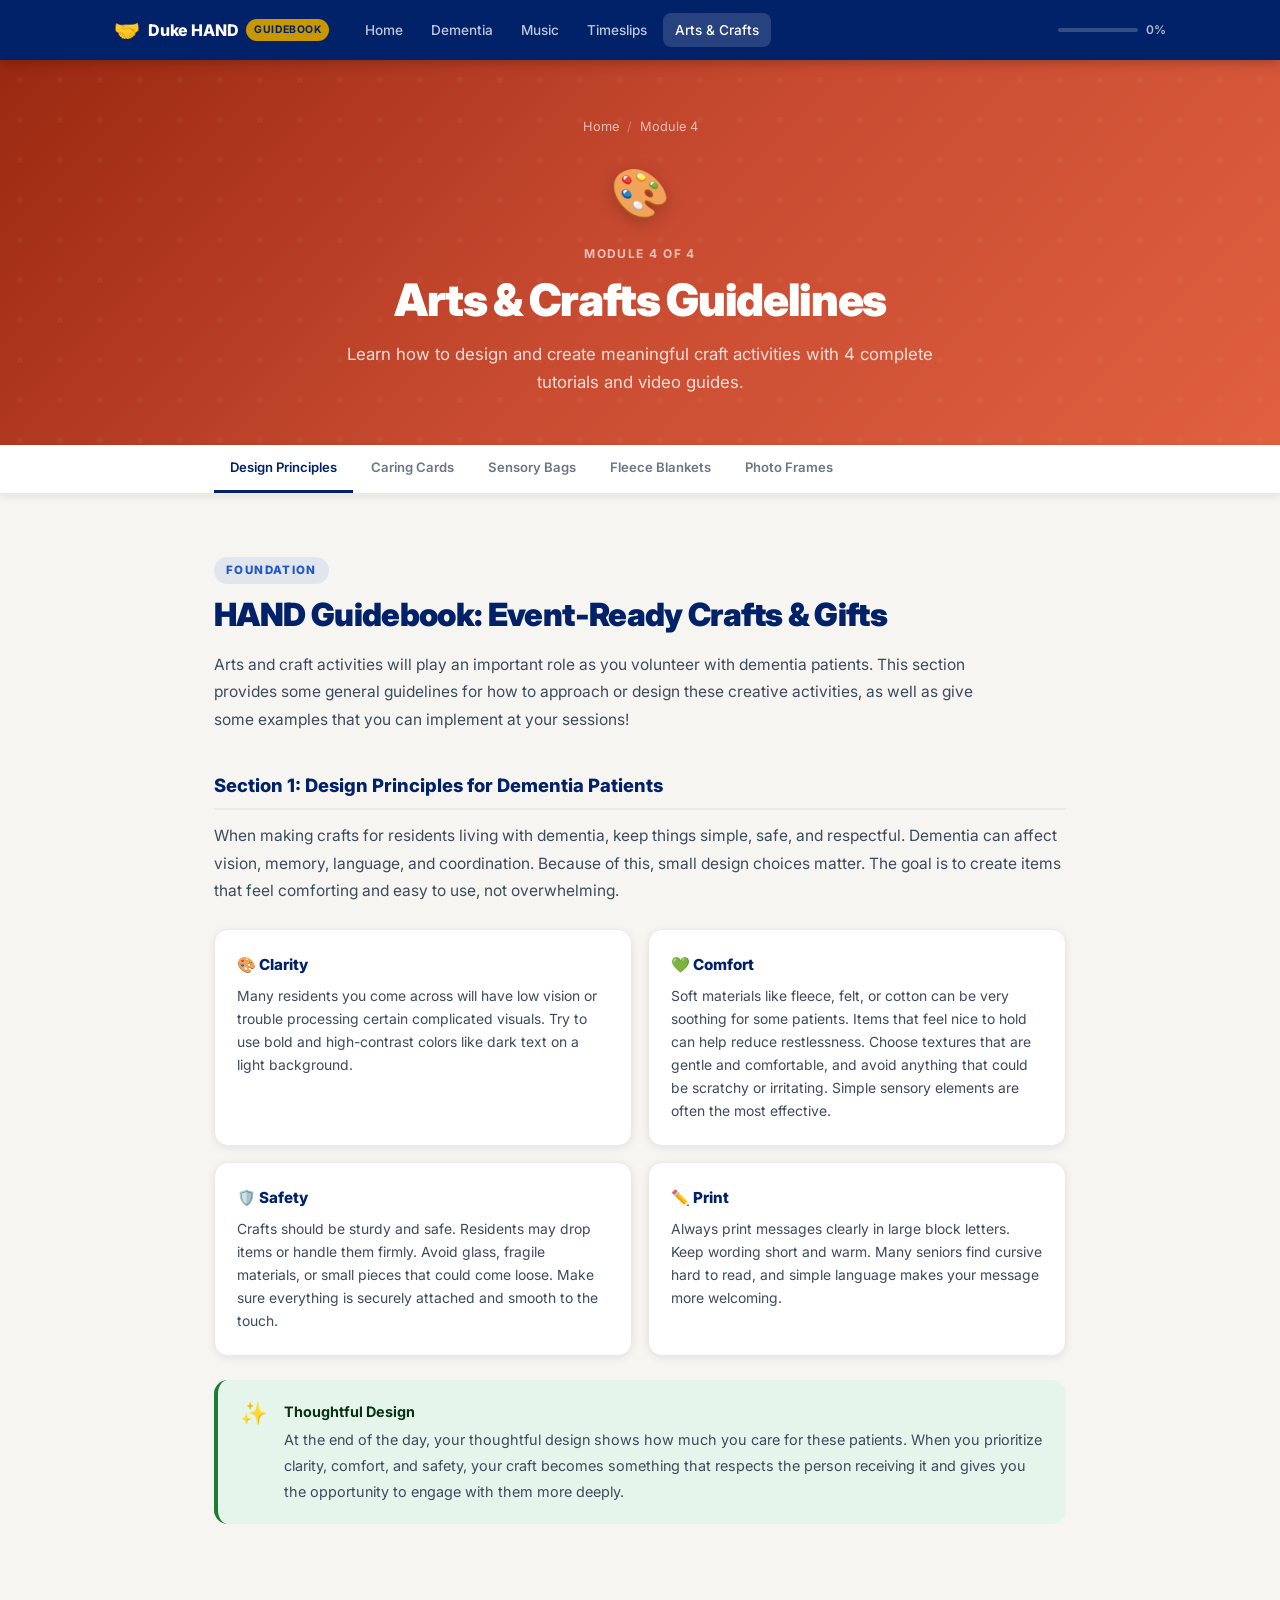
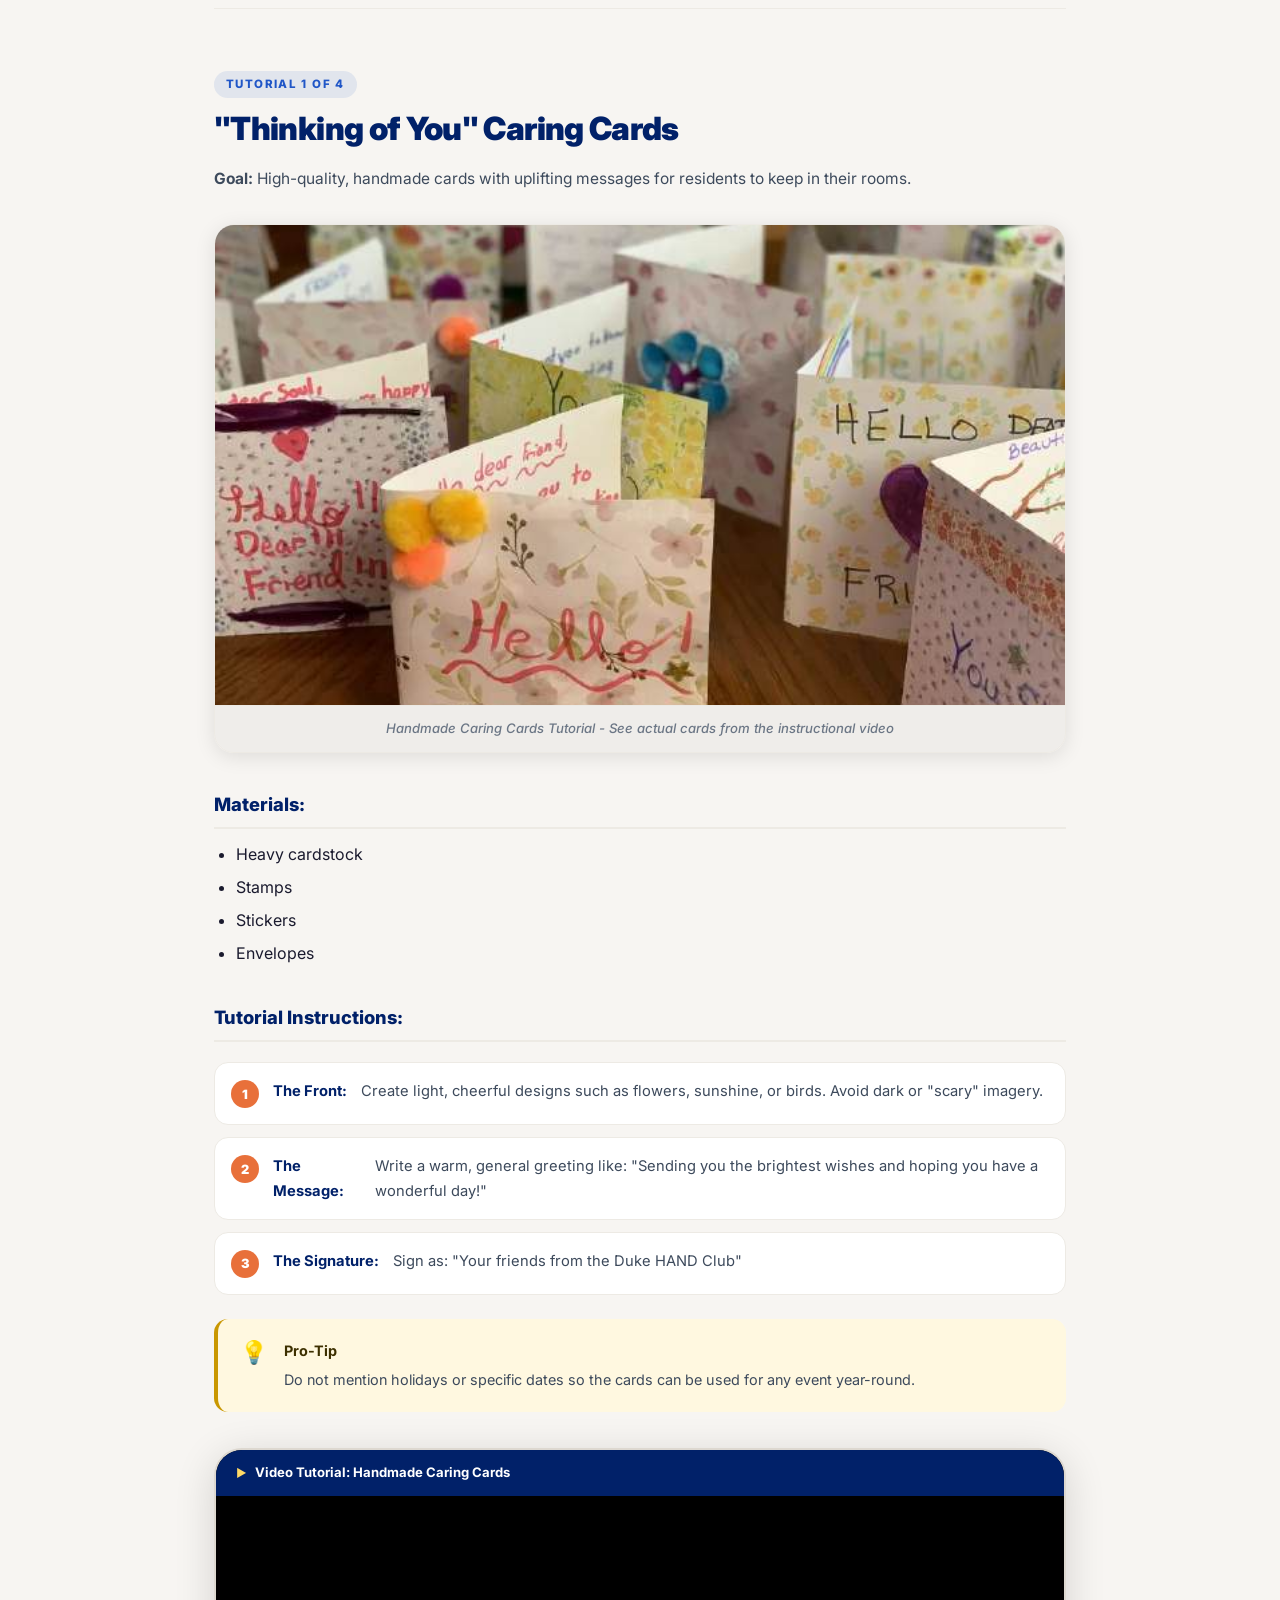
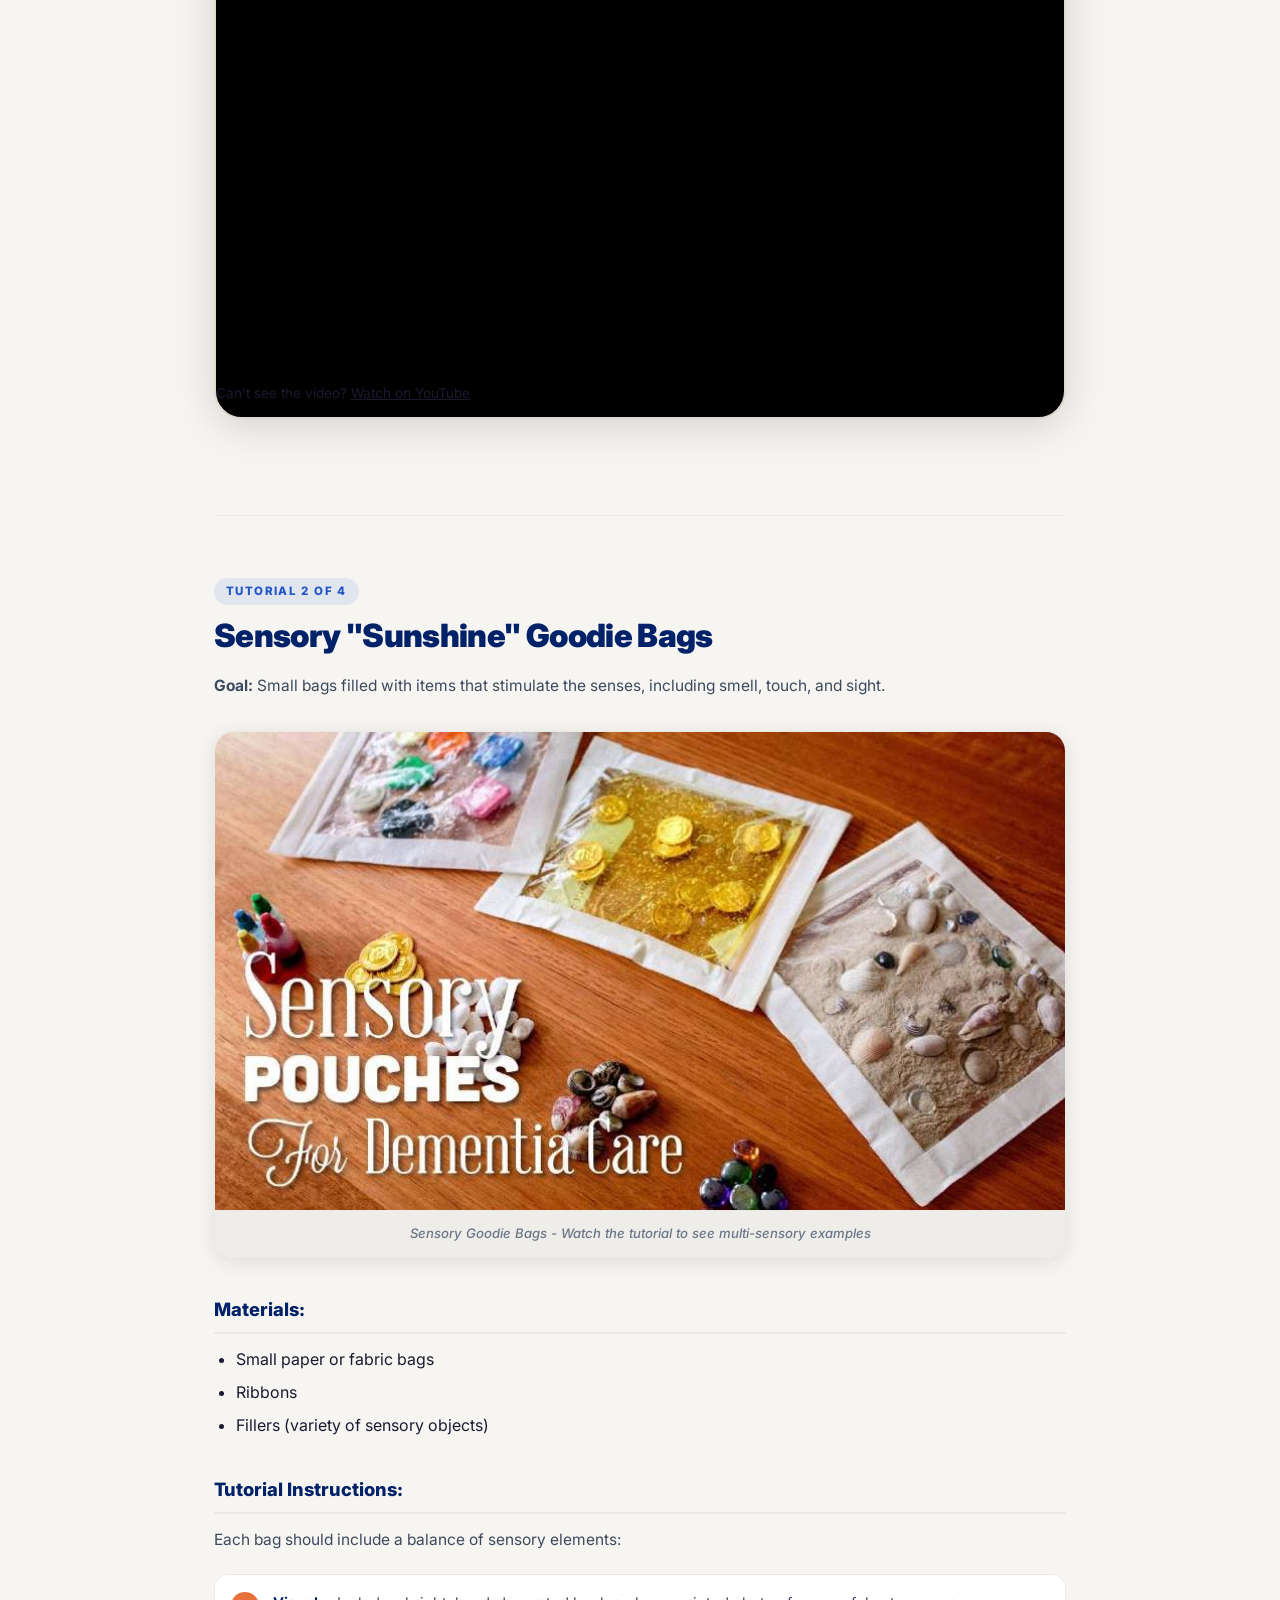
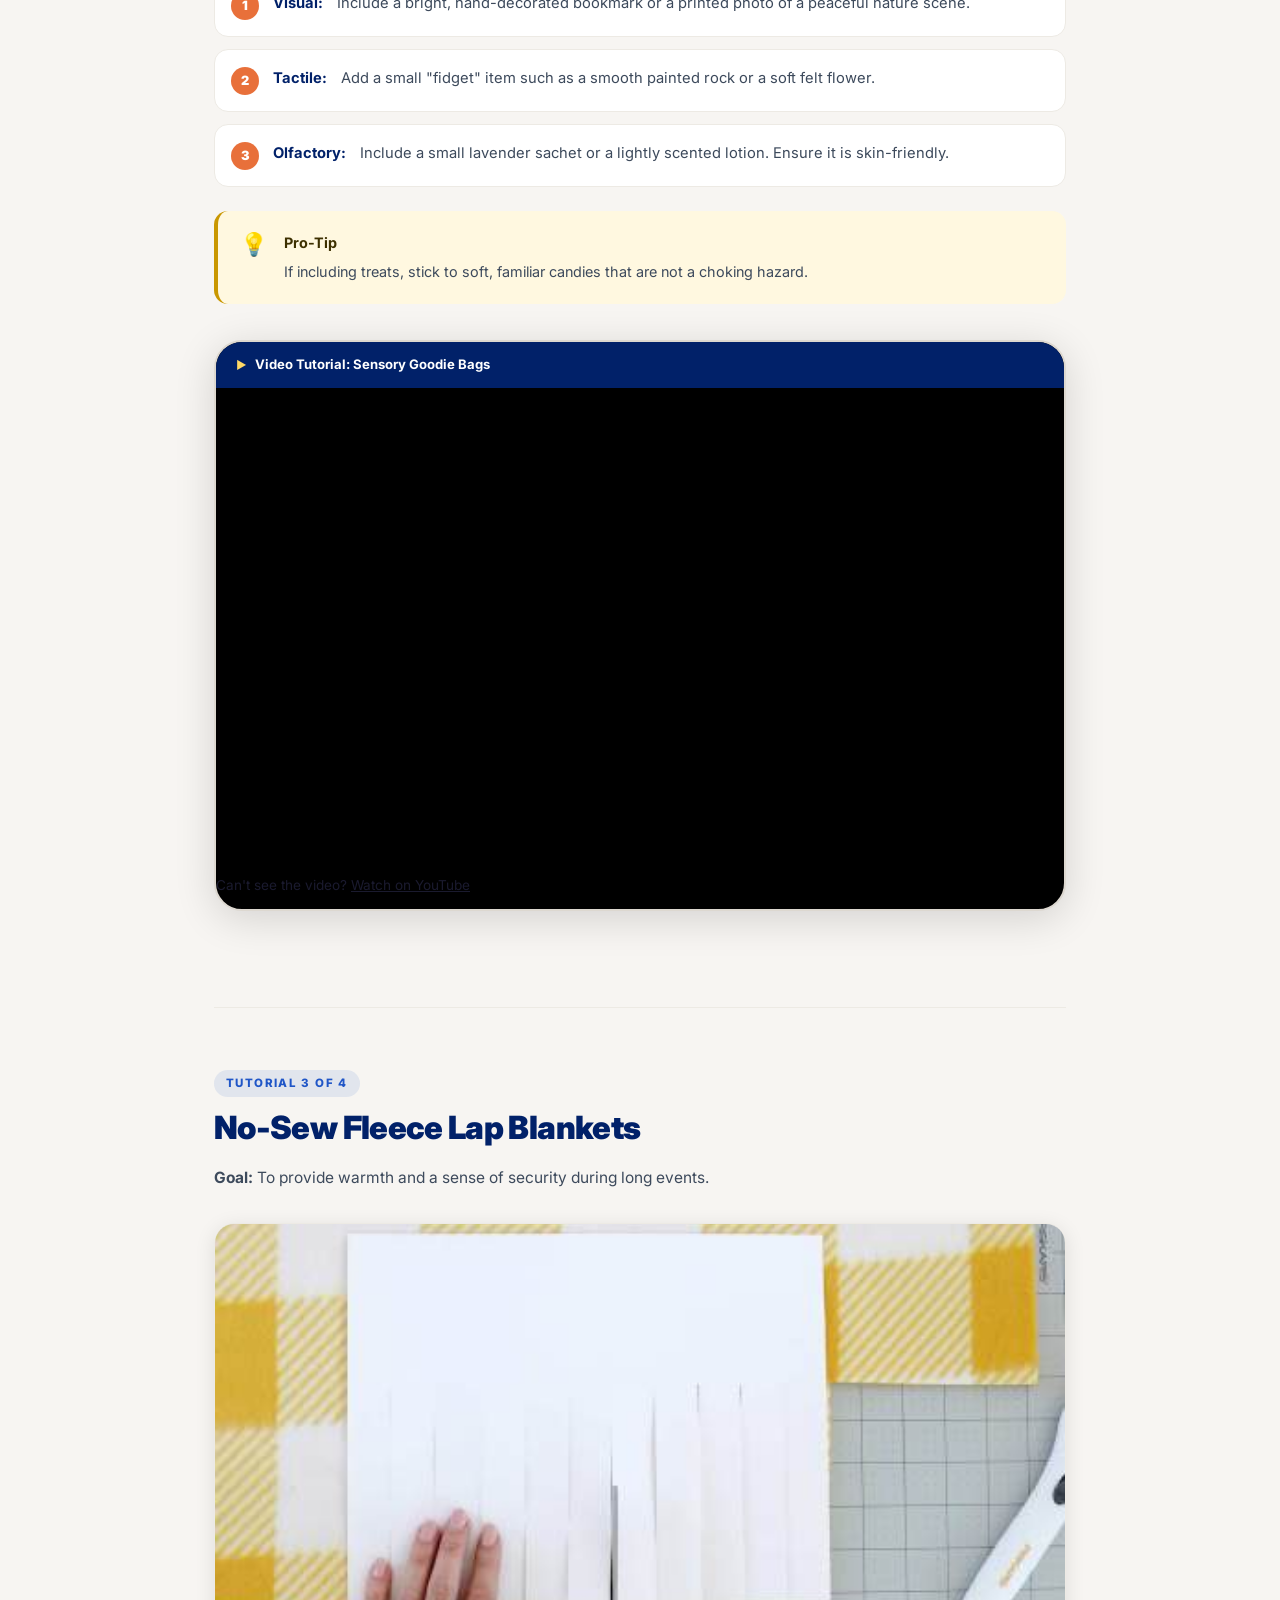
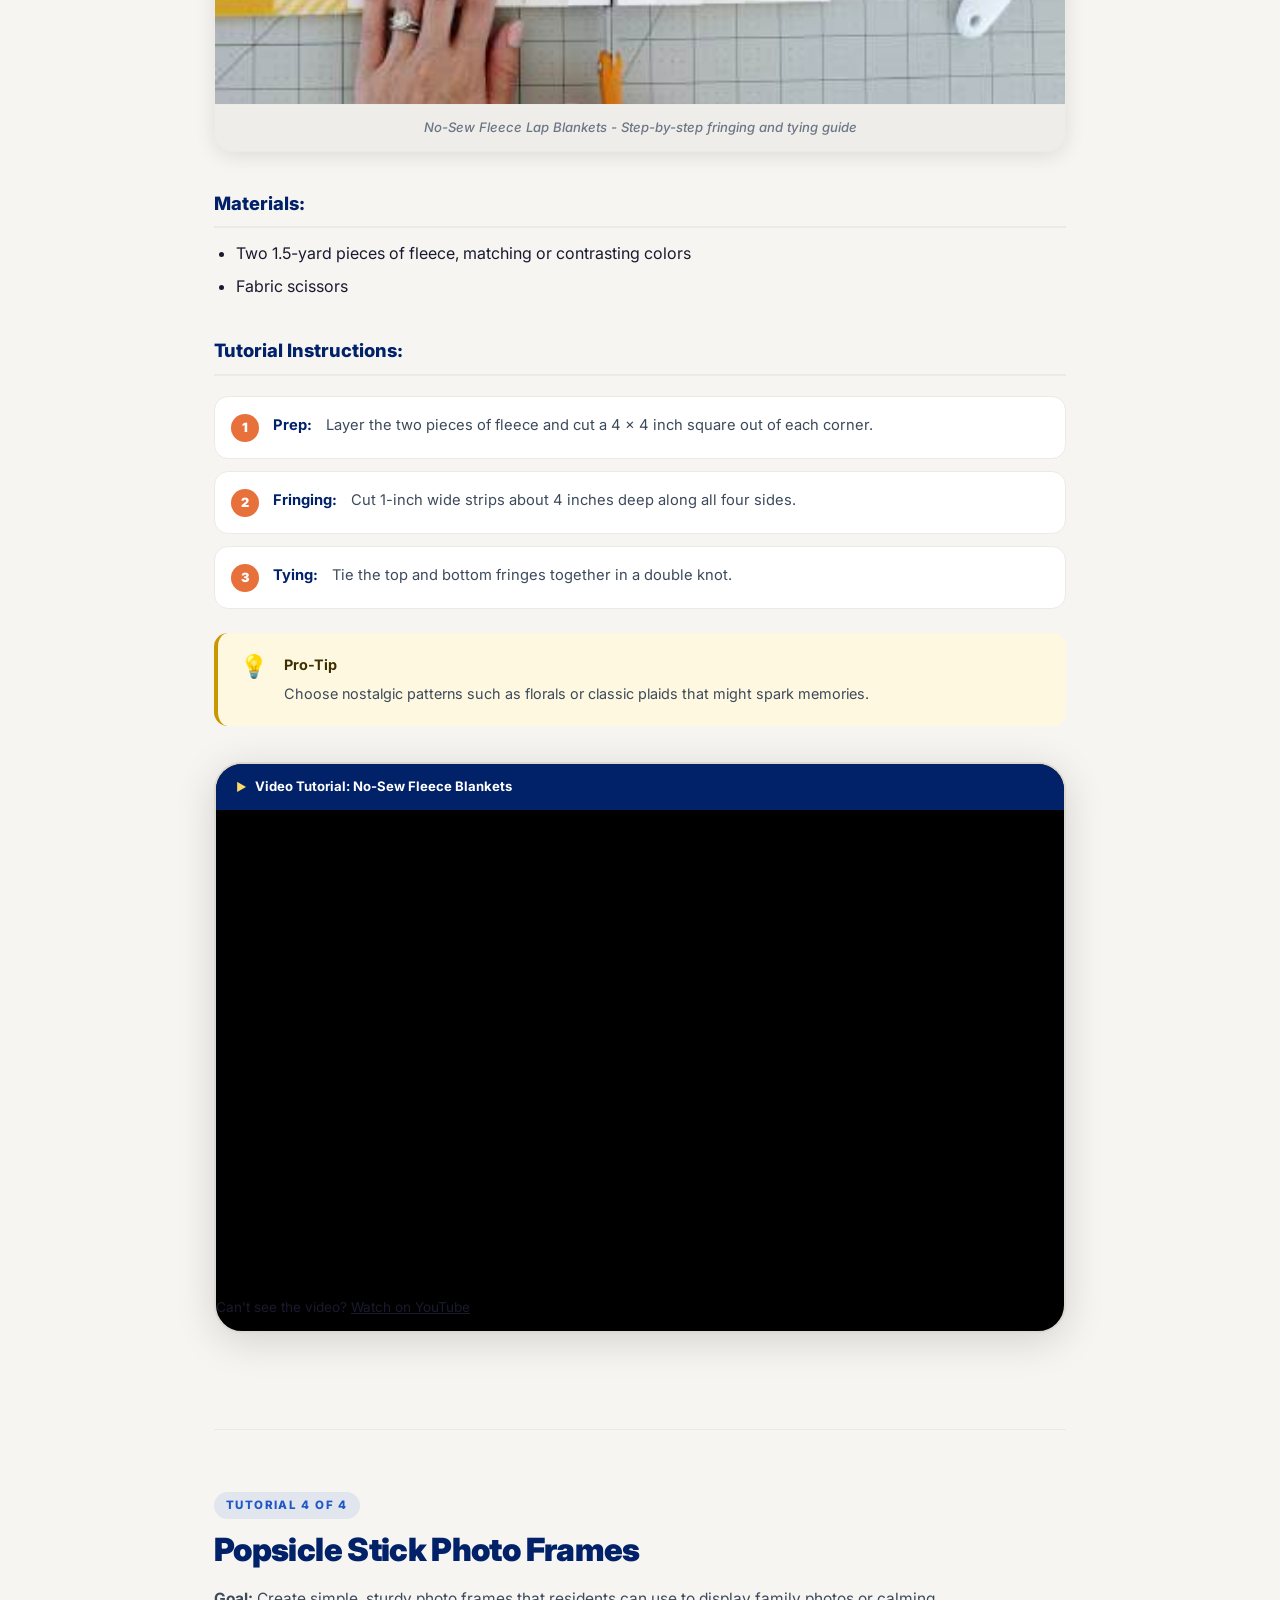
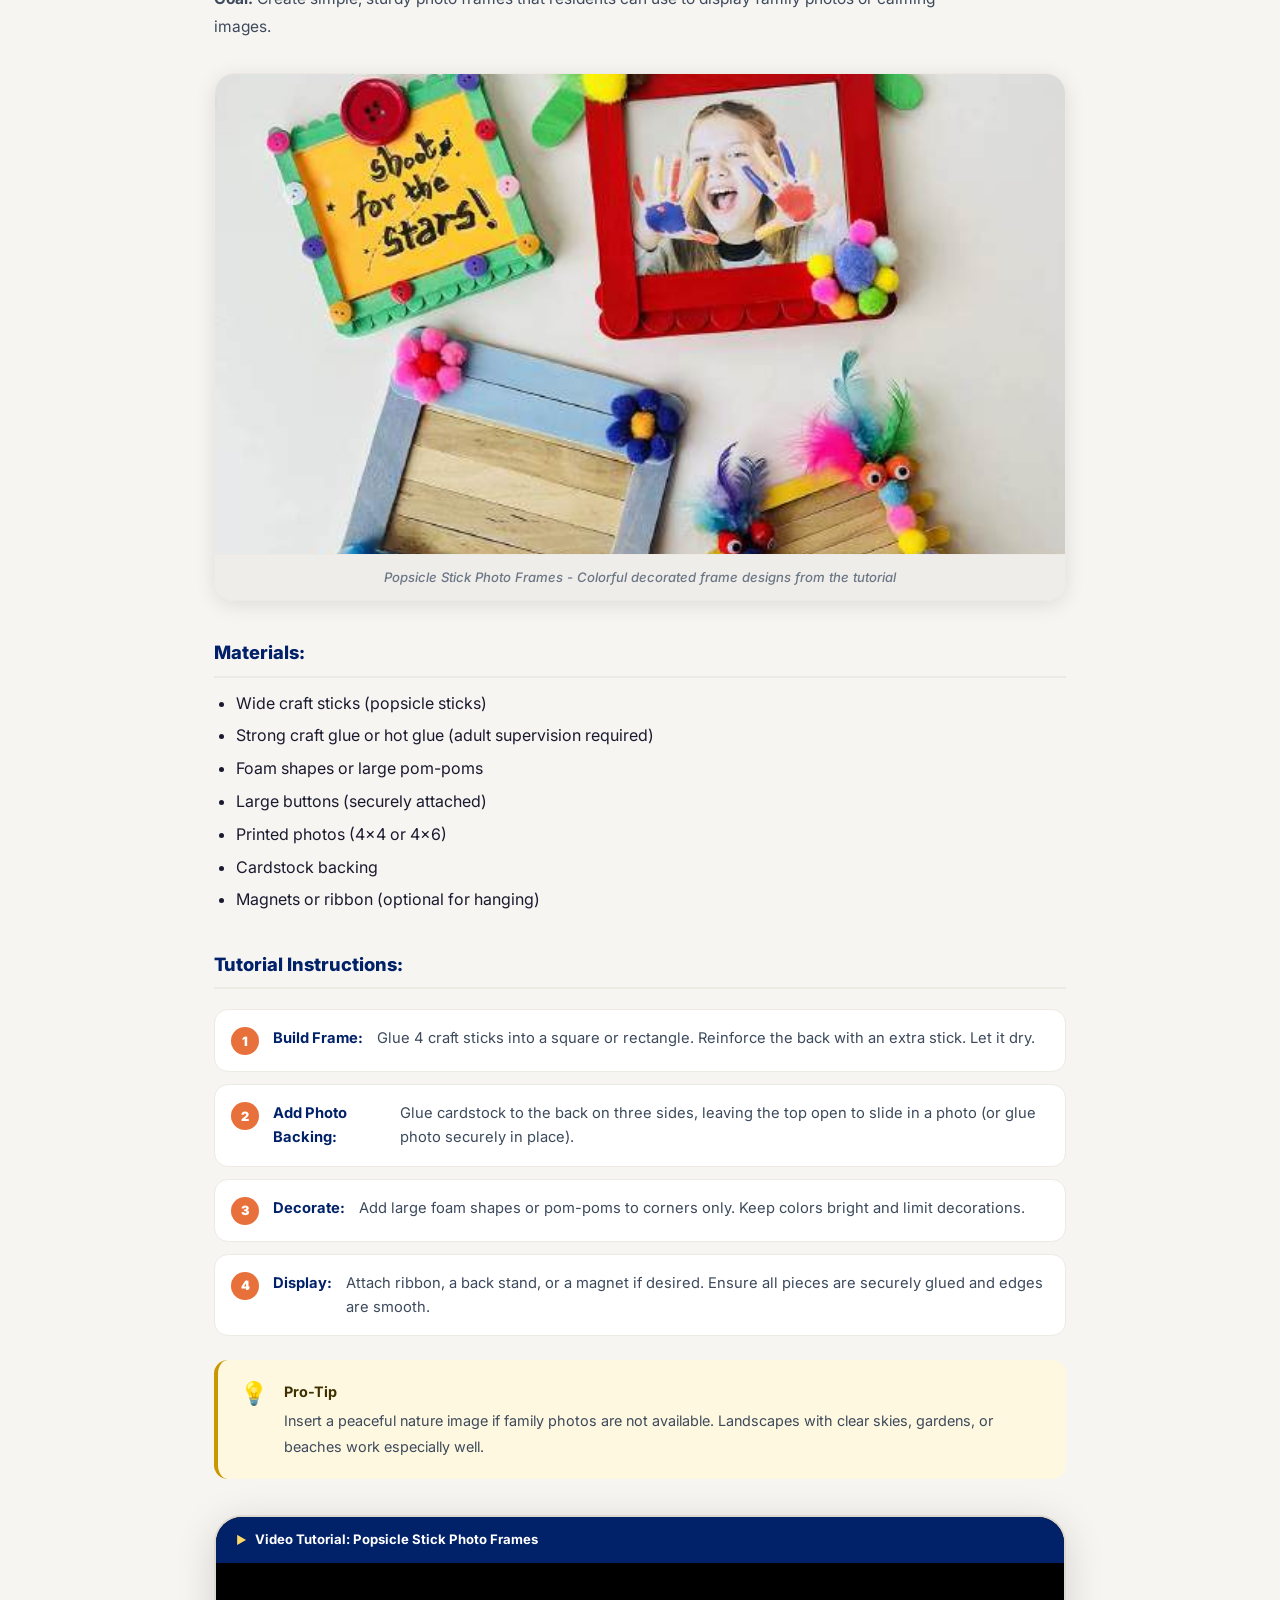
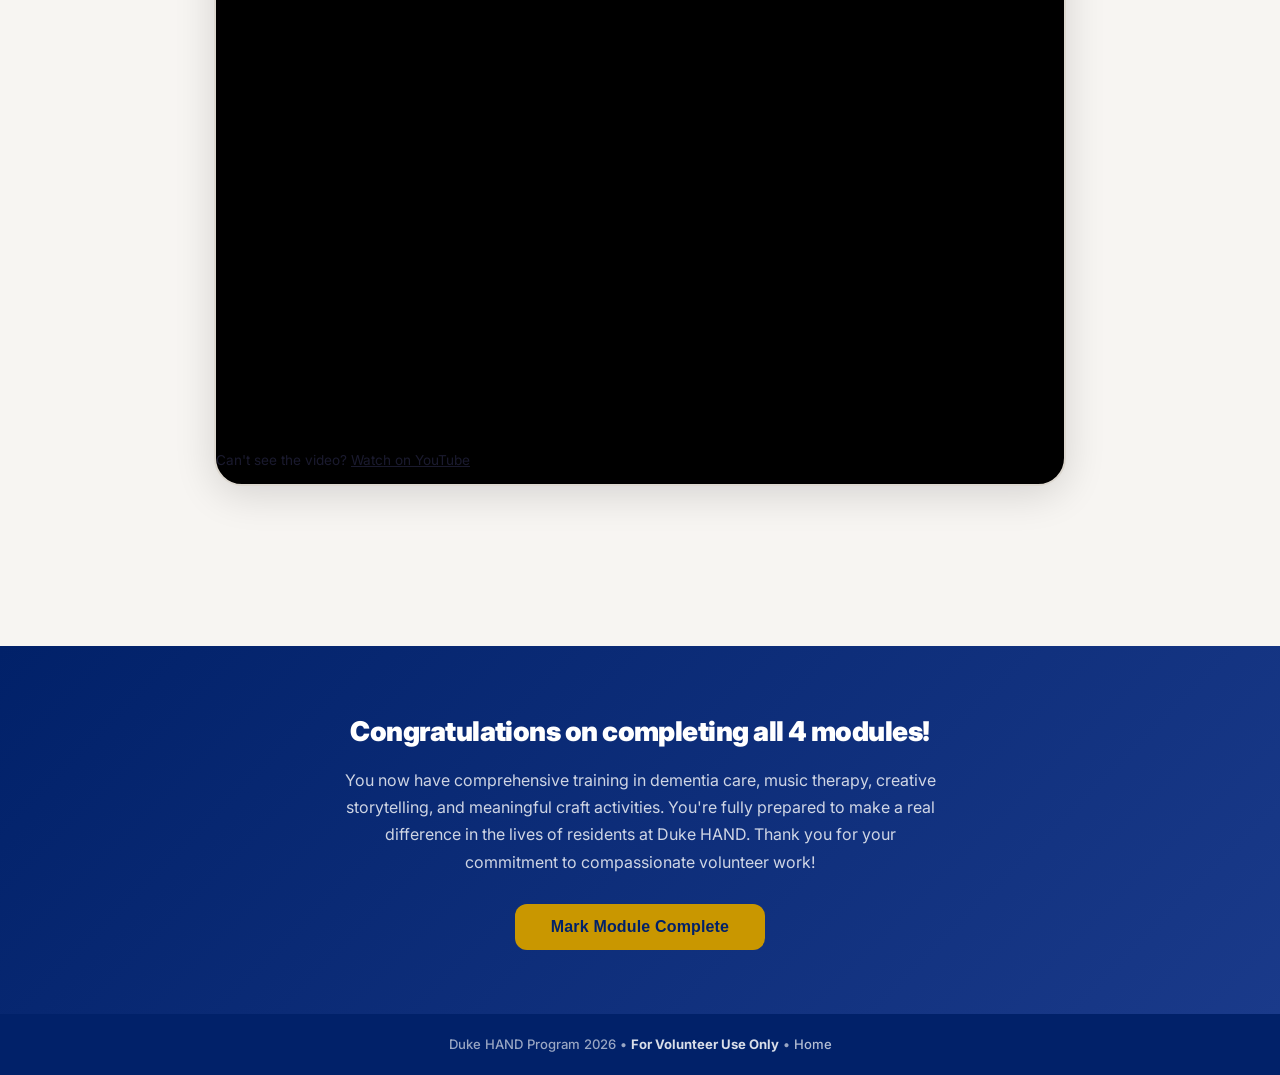
<file: module4.html>
<!DOCTYPE html>
<html lang="en">
<head>
  <meta charset="UTF-8">
  <meta name="viewport" content="width=device-width, initial-scale=1.0">
  <title>Module 4: Arts & Crafts | Duke HAND</title>
  <link rel="stylesheet" href="css/styles.css">
  <script src="js/progress.js"></script>
</head>
<body data-module="module4">

<nav class="site-nav">
  <div class="nav-inner">
    <a href="index.html" class="nav-brand">
      <span style="font-size: 1.3rem;">🤝</span>
      <span>Duke HAND</span>
      <span class="brand-badge">Guidebook</span>
    </a>
    <div class="nav-links">
      <a href="index.html">Home</a>
      <a href="module1.html">Dementia</a>
      <a href="module2.html">Music</a>
      <a href="module3.html">Timeslips</a>
      <a href="module4.html" class="active">Arts & Crafts</a>
    </div>
    <div class="nav-progress">
      <div class="nav-progress-bar">
        <div class="nav-progress-fill" style="width: 0%"></div>
      </div>
      <span class="nav-progress-percent">0%</span>
    </div>
  </div>
</nav>

<section class="module-hero" data-m="4">
  <div class="container">
    <div class="breadcrumb">
      <a href="index.html">Home</a>
      <span class="breadcrumb-sep">/</span>
      <span>Module 4</span>
    </div>
    <div class="module-hero-icon">🎨</div>
    <div class="module-num-label">Module 4 of 4</div>
    <h1>Arts & Crafts Guidelines</h1>
    <p class="subtitle">Learn how to design and create meaningful craft activities with 4 complete tutorials and video guides.</p>
  </div>
</section>

<div class="toc-bar">
  <div class="toc-inner">
    <a href="#section0" class="toc-link active" data-m="4">Design Principles</a>
    <a href="#section1" class="toc-link" data-m="4">Caring Cards</a>
    <a href="#section2" class="toc-link" data-m="4">Sensory Bags</a>
    <a href="#section3" class="toc-link" data-m="4">Fleece Blankets</a>
    <a href="#section4" class="toc-link" data-m="4">Photo Frames</a>
  </div>
</div>

<section class="module-content">

  <section class="content-section" id="section0">
    <div class="section-label">Foundation</div>
    <h2>HAND Guidebook: Event-Ready Crafts & Gifts</h2>
    <p class="intro-text">Arts and craft activities will play an important role as you volunteer with dementia patients. This section provides some general guidelines for how to approach or design these creative activities, as well as give some examples that you can implement at your sessions!</p>

    <h3>Section 1: Design Principles for Dementia Patients</h3>
    <p>When making crafts for residents living with dementia, keep things simple, safe, and respectful. Dementia can affect vision, memory, language, and coordination. Because of this, small design choices matter. The goal is to create items that feel comforting and easy to use, not overwhelming.</p>

    <div class="design-principles">
      <div class="principle-card">
        <h4>🎨 Clarity</h4>
        <p>Many residents you come across will have low vision or trouble processing certain complicated visuals. Try to use bold and high-contrast colors like dark text on a light background.</p>
      </div>
      <div class="principle-card">
        <h4>💚 Comfort</h4>
        <p>Soft materials like fleece, felt, or cotton can be very soothing for some patients. Items that feel nice to hold can help reduce restlessness. Choose textures that are gentle and comfortable, and avoid anything that could be scratchy or irritating. Simple sensory elements are often the most effective.</p>
      </div>
      <div class="principle-card">
        <h4>🛡️ Safety</h4>
        <p>Crafts should be sturdy and safe. Residents may drop items or handle them firmly. Avoid glass, fragile materials, or small pieces that could come loose. Make sure everything is securely attached and smooth to the touch.</p>
      </div>
      <div class="principle-card">
        <h4>✏️ Print</h4>
        <p>Always print messages clearly in large block letters. Keep wording short and warm. Many seniors find cursive hard to read, and simple language makes your message more welcoming.</p>
      </div>
    </div>

    <div class="callout success">
      <div class="callout-icon">✨</div>
      <div class="callout-body">
        <strong>Thoughtful Design</strong>
        <p>At the end of the day, your thoughtful design shows how much you care for these patients. When you prioritize clarity, comfort, and safety, your craft becomes something that respects the person receiving it and gives you the opportunity to engage with them more deeply.</p>
      </div>
    </div>
  </section>

  <section class="content-section" id="section1">
    <div class="section-label">Tutorial 1 of 4</div>
    <h2>"Thinking of You" Caring Cards</h2>
    <p class="intro-text"><strong>Goal:</strong> High-quality, handmade cards with uplifting messages for residents to keep in their rooms.</p>

    <div class="image-feature">
      <img src="images/arts-crafts/img-000.jpg" alt="Handmade Hello caring cards made by HAND volunteers">
      <div class="image-caption">Handmade Caring Cards Tutorial - See actual cards from the instructional video</div>
    </div>

    <h3>Materials:</h3>
    <ul>
      <li>Heavy cardstock</li>
      <li>Stamps</li>
      <li>Stickers</li>
      <li>Envelopes</li>
    </ul>

    <h3>Tutorial Instructions:</h3>
    <ol class="craft-steps">
      <li><strong>The Front:</strong> Create light, cheerful designs such as flowers, sunshine, or birds. Avoid dark or "scary" imagery.</li>
      <li><strong>The Message:</strong> Write a warm, general greeting like: "Sending you the brightest wishes and hoping you have a wonderful day!"</li>
      <li><strong>The Signature:</strong> Sign as: "Your friends from the Duke HAND Club"</li>
    </ol>

    <div class="callout tip">
      <div class="callout-icon">💡</div>
      <div class="callout-body">
        <strong>Pro-Tip</strong>
        <p>Do not mention holidays or specific dates so the cards can be used for any event year-round.</p>
      </div>
    </div>

    <div class="video-container">
      <div class="video-label">Video Tutorial: Handmade Caring Cards</div>
      <div class="video-wrapper">
        <iframe src="https://www.youtube.com/embed/6eXtoZBwjvA" title="DIY Caring Cards Tutorial" frameborder="0" allow="autoplay; encrypted-media" allowfullscreen></iframe>
      </div>
      <p style="font-size: 0.85rem; color: var(--text-tertiary); margin-top: 8px;">Can't see the video? <a href="https://www.youtube.com/watch?v=6eXtoZBwjvA" target="_blank">Watch on YouTube</a></p>
    </div>
  </section>

  <section class="content-section" id="section2">
    <div class="section-label">Tutorial 2 of 4</div>
    <h2>Sensory "Sunshine" Goodie Bags</h2>
    <p class="intro-text"><strong>Goal:</strong> Small bags filled with items that stimulate the senses, including smell, touch, and sight.</p>

    <div class="image-feature">
      <img src="images/arts-crafts/img-001.jpg" alt="Sensory pouches for dementia care - three filled sensory bags">
      <div class="image-caption">Sensory Goodie Bags - Watch the tutorial to see multi-sensory examples</div>
    </div>

    <h3>Materials:</h3>
    <ul>
      <li>Small paper or fabric bags</li>
      <li>Ribbons</li>
      <li>Fillers (variety of sensory objects)</li>
    </ul>

    <h3>Tutorial Instructions:</h3>
    <p>Each bag should include a balance of sensory elements:</p>

    <ol class="craft-steps">
      <li><strong>Visual:</strong> Include a bright, hand-decorated bookmark or a printed photo of a peaceful nature scene.</li>
      <li><strong>Tactile:</strong> Add a small "fidget" item such as a smooth painted rock or a soft felt flower.</li>
      <li><strong>Olfactory:</strong> Include a small lavender sachet or a lightly scented lotion. Ensure it is skin-friendly.</li>
    </ol>

    <div class="callout tip">
      <div class="callout-icon">💡</div>
      <div class="callout-body">
        <strong>Pro-Tip</strong>
        <p>If including treats, stick to soft, familiar candies that are not a choking hazard.</p>
      </div>
    </div>

    <div class="video-container">
      <div class="video-label">Video Tutorial: Sensory Goodie Bags</div>
      <div class="video-wrapper">
        <iframe src="https://www.youtube.com/embed/xBusq3TDXxQ" title="DIY Sensory Pouches for Dementia Care" frameborder="0" allow="autoplay; encrypted-media" allowfullscreen></iframe>
      </div>
      <p style="font-size: 0.85rem; color: var(--text-tertiary); margin-top: 8px;">Can't see the video? <a href="https://www.youtube.com/watch?v=xBusq3TDXxQ" target="_blank">Watch on YouTube</a></p>
    </div>
  </section>

  <section class="content-section" id="section3">
    <div class="section-label">Tutorial 3 of 4</div>
    <h2>No-Sew Fleece Lap Blankets</h2>
    <p class="intro-text"><strong>Goal:</strong> To provide warmth and a sense of security during long events.</p>

    <div class="image-feature">
      <img src="images/arts-crafts/img-002.jpg" alt="Cutting fringe strips on a yellow plaid fleece blanket">
      <div class="image-caption">No-Sew Fleece Lap Blankets - Step-by-step fringing and tying guide</div>
    </div>

    <h3>Materials:</h3>
    <ul>
      <li>Two 1.5-yard pieces of fleece, matching or contrasting colors</li>
      <li>Fabric scissors</li>
    </ul>

    <h3>Tutorial Instructions:</h3>

    <ol class="craft-steps">
      <li><strong>Prep:</strong> Layer the two pieces of fleece and cut a 4 x 4 inch square out of each corner.</li>
      <li><strong>Fringing:</strong> Cut 1-inch wide strips about 4 inches deep along all four sides.</li>
      <li><strong>Tying:</strong> Tie the top and bottom fringes together in a double knot.</li>
    </ol>

    <div class="callout tip">
      <div class="callout-icon">💡</div>
      <div class="callout-body">
        <strong>Pro-Tip</strong>
        <p>Choose nostalgic patterns such as florals or classic plaids that might spark memories.</p>
      </div>
    </div>

    <div class="video-container">
      <div class="video-label">Video Tutorial: No-Sew Fleece Blankets</div>
      <div class="video-wrapper">
        <iframe src="https://www.youtube.com/embed/R3UgR6rKEoE?start=557" title="No-Sew Fleece Blanket Tutorial" frameborder="0" allow="autoplay; encrypted-media" allowfullscreen></iframe>
      </div>
      <p style="font-size: 0.85rem; color: var(--text-tertiary); margin-top: 8px;">Can't see the video? <a href="https://www.youtube.com/watch?v=R3UgR6rKEoE&t=557s" target="_blank">Watch on YouTube</a></p>
    </div>
  </section>

  <section class="content-section" id="section4">
    <div class="section-label">Tutorial 4 of 4</div>
    <h2>Popsicle Stick Photo Frames</h2>
    <p class="intro-text"><strong>Goal:</strong> Create simple, sturdy photo frames that residents can use to display family photos or calming images.</p>

    <div class="image-feature">
      <img src="images/arts-crafts/img-003.jpg" alt="Colorful decorated popsicle stick photo frames">
      <div class="image-caption">Popsicle Stick Photo Frames - Colorful decorated frame designs from the tutorial</div>
    </div>

    <h3>Materials:</h3>
    <ul>
      <li>Wide craft sticks (popsicle sticks)</li>
      <li>Strong craft glue or hot glue (adult supervision required)</li>
      <li>Foam shapes or large pom-poms</li>
      <li>Large buttons (securely attached)</li>
      <li>Printed photos (4x4 or 4x6)</li>
      <li>Cardstock backing</li>
      <li>Magnets or ribbon (optional for hanging)</li>
    </ul>

    <h3>Tutorial Instructions:</h3>

    <ol class="craft-steps">
      <li><strong>Build Frame:</strong> Glue 4 craft sticks into a square or rectangle. Reinforce the back with an extra stick. Let it dry.</li>
      <li><strong>Add Photo Backing:</strong> Glue cardstock to the back on three sides, leaving the top open to slide in a photo (or glue photo securely in place).</li>
      <li><strong>Decorate:</strong> Add large foam shapes or pom-poms to corners only. Keep colors bright and limit decorations.</li>
      <li><strong>Display:</strong> Attach ribbon, a back stand, or a magnet if desired. Ensure all pieces are securely glued and edges are smooth.</li>
    </ol>

    <div class="callout tip">
      <div class="callout-icon">💡</div>
      <div class="callout-body">
        <strong>Pro-Tip</strong>
        <p>Insert a peaceful nature image if family photos are not available. Landscapes with clear skies, gardens, or beaches work especially well.</p>
      </div>
    </div>

    <div class="video-container">
      <div class="video-label">Video Tutorial: Popsicle Stick Photo Frames</div>
      <div class="video-wrapper">
        <iframe src="https://www.youtube.com/embed/awoHwaXtSIY" title="Popsicle Stick Photo Frames DIY" frameborder="0" allow="autoplay; encrypted-media" allowfullscreen></iframe>
      </div>
      <p style="font-size: 0.85rem; color: var(--text-tertiary); margin-top: 8px;">Can't see the video? <a href="https://www.youtube.com/watch?v=awoHwaXtSIY" target="_blank">Watch on YouTube</a></p>
    </div>
  </section>

</section>

<section class="completion-zone">
  <div class="completion-zone-inner">
    <h3>Congratulations on completing all 4 modules!</h3>
    <p>You now have comprehensive training in dementia care, music therapy, creative storytelling, and meaningful craft activities. You're fully prepared to make a real difference in the lives of residents at Duke HAND. Thank you for your commitment to compassionate volunteer work!</p>
    <button id="mark-complete-btn" class="btn-complete">Mark Module Complete</button>
  </div>
</section>

<div id="completion-toast"></div>

<footer class="site-footer">
  Duke HAND Program 2026 • <strong>For Volunteer Use Only</strong> •
  <a href="index.html" style="color: rgba(255,255,255,0.7); text-decoration: none;">Home</a>
</footer>

</body>
</html>
</file>
<file: css/styles.css>
/* ============================================================
   DUKE HAND VOLUNTEER GUIDEBOOK — Redesigned Stylesheet
   ============================================================ */

@import url('https://fonts.googleapis.com/css2?family=Inter:wght@300;400;500;600;700;800;900&family=Merriweather:ital,wght@0,400;0,700;1,400&display=swap');

/* ── CSS Variables ─────────────────────────────────────────── */
:root {
  --navy:       #012169;
  --navy-mid:   #1a3a8a;
  --blue:       #2056C7;
  --gold:       #C99700;
  --gold-light: #FFD966;
  --warm:       #E8703A;
  --rose:       #C84B31;
  --teal:       #0A7B8E;
  --green:      #1B7D35;
  --purple:     #6B3FA0;

  --m1: #0A7B8E;   /* teal - dementia */
  --m2: #6B3FA0;   /* purple - music */
  --m3: #1B7D35;   /* green - timeslips */
  --m4: #C84B31;   /* warm red - arts */

  --bg: #F7F5F2;
  --bg-white: #FFFFFF;
  --bg-card: #FFFFFF;
  --bg-section: #F0EDE8;

  --text: #1A1A2E;
  --text-mid: #3D4A5C;
  --text-soft: #6B7685;
  --border: #DDD8D0;
  --border-light: #EDEAE4;

  --shadow-sm: 0 2px 8px rgba(0,0,0,0.08);
  --shadow:    0 4px 20px rgba(0,0,0,0.10);
  --shadow-lg: 0 8px 40px rgba(0,0,0,0.14);

  --r: 14px;
  --r-lg: 20px;
  --r-xl: 28px;

  --transition: all 0.25s cubic-bezier(0.4,0,0.2,1);
}

/* ── Reset ─────────────────────────────────────────────────── */
*, *::before, *::after { box-sizing: border-box; margin: 0; padding: 0; }
html { scroll-behavior: smooth; -webkit-font-smoothing: antialiased; }
body {
  font-family: 'Inter', -apple-system, BlinkMacSystemFont, 'Segoe UI', sans-serif;
  background: var(--bg);
  color: var(--text);
  line-height: 1.65;
}
img { max-width: 100%; height: auto; display: block; }
a { color: inherit; }
ul, ol { padding-left: 1.4em; }
li { margin-bottom: 0.4em; }

.container { max-width: 900px; margin: 0 auto; padding: 0 24px; }

/* ── Navigation ─────────────────────────────────────────────── */
.site-nav {
  background: var(--navy);
  position: sticky; top: 0; z-index: 100;
  box-shadow: 0 2px 12px rgba(0,0,0,0.25);
}
.nav-inner {
  max-width: 1100px; margin: 0 auto;
  display: flex; align-items: center; gap: 24px;
  padding: 0 24px; height: 60px;
}
.nav-brand {
  display: flex; align-items: center; gap: 8px;
  text-decoration: none; color: #fff;
  font-weight: 800; font-size: 1rem;
  letter-spacing: -0.01em; flex-shrink: 0;
}
.brand-badge {
  background: var(--gold);
  color: var(--navy);
  font-size: 0.65rem; font-weight: 700;
  padding: 2px 8px; border-radius: 20px;
  text-transform: uppercase; letter-spacing: 0.04em;
}
.nav-links {
  display: flex; gap: 4px; flex: 1;
}
.nav-links a {
  color: rgba(255,255,255,0.75);
  text-decoration: none; font-size: 0.85rem; font-weight: 500;
  padding: 6px 12px; border-radius: 8px;
  transition: var(--transition);
}
.nav-links a:hover, .nav-links a.active {
  background: rgba(255,255,255,0.15);
  color: #fff;
}
.nav-progress {
  display: flex; align-items: center; gap: 8px; flex-shrink: 0;
}
.nav-progress-bar {
  width: 80px; height: 4px;
  background: rgba(255,255,255,0.2); border-radius: 2px;
}
.nav-progress-fill {
  height: 100%; background: var(--gold); border-radius: 2px;
  transition: width 0.4s ease;
}
.nav-progress-percent {
  font-size: 0.75rem; color: rgba(255,255,255,0.7); font-weight: 600;
}

/* ── Home Hero ──────────────────────────────────────────────── */
.hero {
  background: linear-gradient(135deg, var(--navy) 0%, #0A2A6E 40%, #1A4099 100%);
  color: #fff; padding: 80px 24px 70px;
  text-align: center; position: relative; overflow: hidden;
}
.hero::before {
  content: '';
  position: absolute; inset: 0;
  background: url("data:image/svg+xml,%3Csvg width='60' height='60' viewBox='0 0 60 60' xmlns='http://www.w3.org/2000/svg'%3E%3Cg fill='none' fill-rule='evenodd'%3E%3Cg fill='%23ffffff' fill-opacity='0.03'%3E%3Cpath d='M36 34v-4h-2v4h-4v2h4v4h2v-4h4v-2h-4zm0-30V0h-2v4h-4v2h4v4h2V6h4V4h-4zM6 34v-4H4v4H0v2h4v4h2v-4h4v-2H6zM6 4V0H4v4H0v2h4v4h2V6h4V4H6z'/%3E%3C/g%3E%3C/g%3E%3C/svg%3E");
}
.hero .container { position: relative; z-index: 1; }
.hero-eyebrow {
  display: inline-block;
  background: rgba(201,151,0,0.25);
  border: 1px solid rgba(201,151,0,0.5);
  color: var(--gold-light);
  font-size: 0.8rem; font-weight: 700;
  letter-spacing: 0.1em; text-transform: uppercase;
  padding: 6px 16px; border-radius: 20px; margin-bottom: 20px;
}
.hero h1 {
  font-size: clamp(2.2rem, 5vw, 3.4rem);
  font-weight: 900; line-height: 1.1;
  letter-spacing: -0.03em; margin-bottom: 20px;
}
.hero h1 span { color: var(--gold-light); }
.hero > .container > p {
  font-size: 1.1rem; color: rgba(255,255,255,0.82);
  max-width: 620px; margin: 0 auto 36px;
  line-height: 1.7;
}
.hero-stats {
  display: flex; justify-content: center; gap: 40px; flex-wrap: wrap;
  margin-top: 32px;
}
.hero-stat-num {
  font-size: 2rem; font-weight: 900; color: var(--gold-light);
}
.hero-stat-label {
  font-size: 0.8rem; color: rgba(255,255,255,0.65); font-weight: 500;
  text-transform: uppercase; letter-spacing: 0.05em; margin-top: 2px;
}

/* ── Progress Overview ──────────────────────────────────────── */
.progress-overview {
  background: #fff; border-bottom: 1px solid var(--border);
}
.progress-overview-inner {
  max-width: 900px; margin: 0 auto;
  padding: 24px; display: flex; align-items: center; gap: 20px;
}
.progress-overview-inner h2 {
  font-size: 0.9rem; font-weight: 700; color: var(--navy);
  white-space: nowrap; flex-shrink: 0;
}
.progress-track {
  flex: 1; height: 10px;
  background: var(--border-light); border-radius: 5px; overflow: hidden;
}
.progress-fill {
  height: 100%; background: linear-gradient(90deg, var(--teal), var(--blue));
  border-radius: 5px; transition: width 0.5s ease;
}
.progress-label {
  font-size: 0.85rem; color: var(--text-soft); font-weight: 600;
  white-space: nowrap; flex-shrink: 0;
}
.progress-label-num { color: var(--navy); font-weight: 800; }

/* ── About Section (Home) ───────────────────────────────────── */
.about-section {
  background: var(--bg-white);
  border-bottom: 1px solid var(--border);
  padding: 56px 24px;
}
.about-section h2 {
  font-size: 1.6rem; font-weight: 800;
  color: var(--navy); margin-bottom: 16px;
}
.about-section p {
  font-size: 1rem; color: var(--text-mid);
  line-height: 1.8; max-width: 800px; margin-bottom: 12px;
}

/* ── Modules Grid ───────────────────────────────────────────── */
.modules-section {
  padding: 64px 24px;
}
.modules-section h2 {
  font-size: 1.8rem; font-weight: 800;
  color: var(--navy); text-align: center; margin-bottom: 8px;
}
.section-sub {
  text-align: center; color: var(--text-soft);
  font-size: 1rem; margin-bottom: 40px;
}
.modules-grid {
  max-width: 900px; margin: 0 auto;
  display: grid; grid-template-columns: repeat(auto-fit, minmax(400px, 1fr));
  gap: 20px;
}
.module-card {
  background: var(--bg-card);
  border-radius: var(--r-lg);
  border: 2px solid var(--border-light);
  overflow: hidden;
  transition: var(--transition);
  box-shadow: var(--shadow-sm);
}
.module-card:hover {
  transform: translateY(-4px);
  box-shadow: var(--shadow-lg);
  border-color: transparent;
}
.module-card[data-module="1"] { --accent: var(--m1); }
.module-card[data-module="2"] { --accent: var(--m2); }
.module-card[data-module="3"] { --accent: var(--m3); }
.module-card[data-module="4"] { --accent: var(--m4); }
.module-card-top {
  padding: 24px 24px 16px;
  border-bottom: 1px solid var(--border-light);
  display: flex; align-items: center; gap: 16px;
}
.module-icon {
  width: 52px; height: 52px;
  border-radius: 14px;
  background: color-mix(in srgb, var(--accent) 15%, transparent);
  display: flex; align-items: center; justify-content: center;
  font-size: 1.6rem; flex-shrink: 0;
}
.module-num {
  font-size: 0.75rem; font-weight: 700;
  color: var(--accent); text-transform: uppercase; letter-spacing: 0.08em;
}
.module-card-top h3 {
  font-size: 1.1rem; font-weight: 800; color: var(--text);
  line-height: 1.2; margin-top: 2px;
}
.module-card-body { padding: 16px 24px; }
.module-card-body p {
  font-size: 0.92rem; color: var(--text-mid); line-height: 1.7;
}
.module-topics {
  display: flex; gap: 6px; flex-wrap: wrap; margin-top: 14px;
}
.topic-tag {
  background: color-mix(in srgb, var(--accent) 12%, transparent);
  color: var(--accent);
  font-size: 0.72rem; font-weight: 700;
  padding: 4px 10px; border-radius: 20px;
  text-transform: uppercase; letter-spacing: 0.05em;
}
.module-card-footer {
  padding: 14px 24px;
  border-top: 1px solid var(--border-light);
  display: flex; align-items: center; justify-content: space-between;
}
.status-badge {
  display: flex; align-items: center; gap: 6px;
  font-size: 0.78rem; font-weight: 600;
}
.status-dot {
  width: 8px; height: 8px; border-radius: 50%;
}
.status-badge.not-started .status-dot { background: var(--border); }
.status-badge.in-progress .status-dot { background: var(--gold); }
.status-badge.completed .status-dot { background: var(--green); }
.btn-start {
  display: inline-flex; align-items: center; gap: 6px;
  background: var(--accent);
  color: #fff; text-decoration: none;
  font-size: 0.85rem; font-weight: 700;
  padding: 8px 18px; border-radius: 10px;
  transition: var(--transition);
}
.btn-start:hover { opacity: 0.88; transform: translateX(2px); }

/* ── Module Hero ─────────────────────────────────────────────── */
.module-hero {
  padding: 56px 24px 48px;
  color: #fff; text-align: center;
  position: relative; overflow: hidden;
}
.module-hero[data-m="1"] { background: linear-gradient(135deg, #0A5F70 0%, #0A8799 50%, #00A8B8 100%); }
.module-hero[data-m="2"] { background: linear-gradient(135deg, #4A2070 0%, #6B3FA0 50%, #8B55C0 100%); }
.module-hero[data-m="3"] { background: linear-gradient(135deg, #145A26 0%, #1B7D35 50%, #28A04A 100%); }
.module-hero[data-m="4"] { background: linear-gradient(135deg, #9A2810 0%, #C84B31 50%, #E06040 100%); }

.module-hero::after {
  content: '';
  position: absolute; inset: 0;
  background: url("data:image/svg+xml,%3Csvg width='40' height='40' viewBox='0 0 40 40' xmlns='http://www.w3.org/2000/svg'%3E%3Cg fill='%23ffffff' fill-opacity='0.04'%3E%3Ccircle cx='20' cy='20' r='3'/%3E%3C/g%3E%3C/svg%3E");
}
.module-hero .container { position: relative; z-index: 1; }
.breadcrumb {
  display: flex; justify-content: center;
  align-items: center; gap: 8px;
  font-size: 0.8rem; color: rgba(255,255,255,0.65);
  margin-bottom: 16px;
}
.breadcrumb a { color: rgba(255,255,255,0.65); text-decoration: none; }
.breadcrumb a:hover { color: #fff; }
.breadcrumb-sep { opacity: 0.5; }
.module-hero-icon {
  font-size: 3rem; margin-bottom: 12px;
  filter: drop-shadow(0 4px 8px rgba(0,0,0,0.2));
}
.module-num-label {
  font-size: 0.75rem; font-weight: 700;
  text-transform: uppercase; letter-spacing: 0.12em;
  color: rgba(255,255,255,0.65); margin-bottom: 12px;
}
.module-hero h1 {
  font-size: clamp(1.8rem, 4vw, 2.8rem);
  font-weight: 900; letter-spacing: -0.03em;
  line-height: 1.1; margin-bottom: 16px;
}
.module-hero .subtitle {
  font-size: 1.05rem; color: rgba(255,255,255,0.82);
  max-width: 600px; margin: 0 auto; line-height: 1.65;
}

/* ── TOC Bar ────────────────────────────────────────────────── */
.toc-bar {
  background: var(--bg-white);
  border-bottom: 2px solid var(--border-light);
  position: sticky; top: 60px; z-index: 90;
  box-shadow: var(--shadow-sm);
}
.toc-inner {
  max-width: 900px; margin: 0 auto;
  display: flex; align-items: center;
  gap: 2px; padding: 0 24px;
  overflow-x: auto;
}
.toc-link {
  display: inline-block;
  padding: 12px 16px;
  font-size: 0.82rem; font-weight: 600;
  color: var(--text-soft);
  text-decoration: none;
  border-bottom: 3px solid transparent;
  white-space: nowrap;
  transition: var(--transition);
}
.toc-link:hover { color: var(--navy); }
.toc-link.active { color: var(--navy); border-bottom-color: var(--navy); }
[data-m="2"] ~ .toc-bar .toc-link.active,
.module-hero[data-m="2"] ~ .toc-bar .toc-link.active { border-bottom-color: var(--m2); color: var(--m2); }

/* ── Module Content Wrapper ─────────────────────────────────── */
.module-content {
  max-width: 900px; margin: 0 auto; padding: 0 24px 64px;
}

/* ── Content Sections ───────────────────────────────────────── */
.content-section {
  padding: 60px 0;
  border-bottom: 1px solid var(--border-light);
}
.content-section:last-child { border-bottom: none; }

.section-label {
  display: inline-flex;
  align-items: center;
  font-size: 0.72rem; font-weight: 800;
  text-transform: uppercase; letter-spacing: 0.12em;
  color: var(--blue);
  background: rgba(32,86,199,0.1);
  padding: 4px 12px; border-radius: 20px;
  margin-bottom: 12px;
}
.content-section h2 {
  font-size: clamp(1.5rem, 3vw, 2rem);
  font-weight: 900; letter-spacing: -0.02em;
  color: var(--navy); margin-bottom: 16px;
  line-height: 1.2;
}
.content-section h3 {
  font-size: 1.15rem; font-weight: 800;
  color: var(--navy); margin: 36px 0 12px;
  padding-bottom: 8px;
  border-bottom: 2px solid var(--border-light);
}
.content-section h4 {
  font-size: 0.95rem; font-weight: 700;
  color: var(--text); margin-bottom: 6px;
}
.intro-text {
  font-size: 1.05rem; color: var(--text-mid);
  line-height: 1.8; margin-bottom: 28px;
  max-width: 760px;
}
.content-section p {
  font-size: 0.97rem; color: var(--text-mid);
  line-height: 1.78; margin-bottom: 12px;
}

/* ── Image Features ─────────────────────────────────────────── */
.image-feature {
  margin: 32px 0;
  border-radius: var(--r-lg);
  overflow: hidden;
  box-shadow: var(--shadow);
  border: 1px solid var(--border-light);
}
.image-feature img {
  width: 100%; max-height: 480px;
  object-fit: cover; border-radius: 0;
  display: block;
}
.image-caption {
  padding: 12px 18px;
  background: rgba(0,0,0,0.03);
  border-top: 1px solid var(--border-light);
  font-size: 0.82rem; color: var(--text-soft);
  font-weight: 500; font-style: italic;
  text-align: center;
}

/* Split image+text layout */
.split-section {
  display: grid; grid-template-columns: 1fr 1fr;
  gap: 32px; align-items: center; margin: 32px 0;
}
.split-section.reverse { direction: rtl; }
.split-section.reverse > * { direction: ltr; }
.split-img {
  border-radius: var(--r-lg);
  overflow: hidden;
  box-shadow: var(--shadow);
  border: 1px solid var(--border-light);
}
.split-img img {
  width: 100%; height: 280px; object-fit: cover; display: block;
}
.split-text { }
.split-text h3 { margin-top: 0; border-bottom: none; padding-bottom: 0; }

/* Full-bleed image with overlay text */
.full-img-block {
  position: relative; border-radius: var(--r-xl);
  overflow: hidden; margin: 32px 0;
  min-height: 260px;
  box-shadow: var(--shadow-lg);
}
.full-img-block img {
  width: 100%; height: 280px; object-fit: cover;
}
.full-img-block .overlay {
  position: absolute; bottom: 0; left: 0; right: 0;
  background: linear-gradient(to top, rgba(0,0,0,0.75) 0%, transparent 100%);
  padding: 32px 28px 24px;
  color: #fff;
}
.full-img-block .overlay h4 {
  font-size: 1.1rem; font-weight: 800; color: #fff; margin-bottom: 4px;
}
.full-img-block .overlay p {
  font-size: 0.88rem; color: rgba(255,255,255,0.82); margin: 0;
}

@media (max-width: 640px) {
  .split-section { grid-template-columns: 1fr; }
  .split-section.reverse { direction: ltr; }
}

/* ── Video Containers ───────────────────────────────────────── */
.video-container {
  margin: 36px 0;
  border-radius: var(--r-xl); overflow: hidden;
  border: 2px solid var(--border);
  box-shadow: var(--shadow-lg);
  background: #000;
}
.video-label {
  padding: 12px 20px;
  background: var(--navy);
  color: #fff; font-size: 0.82rem; font-weight: 700;
  display: flex; align-items: center; gap: 8px;
}
.video-label::before { content: '▶'; color: var(--gold-light); font-size: 0.7rem; }
.video-wrapper {
  position: relative; padding-bottom: 56.25%; height: 0;
}
.video-wrapper iframe {
  position: absolute; top: 0; left: 0;
  width: 100%; height: 100%; border: none;
}
.video-note {
  padding: 10px 20px;
  background: rgba(0,0,0,0.75);
  font-size: 0.8rem; color: rgba(255,255,255,0.6);
  text-align: center;
}
.video-note a { color: var(--gold-light); }

/* ── Callout Boxes ──────────────────────────────────────────── */
.callout {
  display: flex; gap: 16px;
  border-radius: var(--r);
  padding: 20px 22px; margin: 24px 0;
  border-left: 4px solid;
}
.callout-icon { font-size: 1.4rem; flex-shrink: 0; line-height: 1; margin-top: 2px; }
.callout-body strong { display: block; margin-bottom: 4px; font-size: 0.9rem; }
.callout-body p { font-size: 0.9rem; margin: 0; }
.callout.note  { background: #E8F4FE; border-color: #2F96E8; color: #1A3A5C; }
.callout.tip   { background: #FFF8E0; border-color: var(--gold); color: #3D3000; }
.callout.success { background: #E6F5EC; border-color: var(--green); color: #0A3018; }
.callout.star  { background: linear-gradient(135deg, #012169 0%, #1a3a8a 100%); border-color: var(--gold); color: #fff; }
.callout.star .callout-body p { color: rgba(255,255,255,0.85); }
.callout.brain { background: #F0EDF8; border-color: var(--purple); color: #2A1050; }
.callout.warm  { background: #FEF0E8; border-color: var(--warm); color: #3D1500; }

/* ── Pull Quote ─────────────────────────────────────────────── */
.pull-quote {
  border-left: 5px solid var(--gold);
  background: linear-gradient(to right, rgba(201,151,0,0.08), transparent);
  padding: 20px 28px; margin: 32px 0;
  border-radius: 0 var(--r) var(--r) 0;
}
.pull-quote p {
  font-size: 1.1rem; font-style: italic;
  color: var(--navy); font-weight: 600;
  line-height: 1.6; margin: 0;
}
.pull-quote cite {
  display: block; margin-top: 8px;
  font-size: 0.82rem; color: var(--text-soft);
  font-style: normal; font-weight: 500;
}

/* ── Stat Boxes ─────────────────────────────────────────────── */
.stat-boxes {
  display: grid; grid-template-columns: repeat(auto-fit, minmax(140px, 1fr));
  gap: 14px; margin: 28px 0;
}
.stat-box {
  background: var(--bg-white);
  border-radius: var(--r); padding: 20px 16px;
  text-align: center; border: 1px solid var(--border-light);
  box-shadow: var(--shadow-sm);
  transition: var(--transition);
}
.stat-box:hover { transform: translateY(-2px); box-shadow: var(--shadow); }
.stat-number {
  font-size: 2.2rem; font-weight: 900;
  color: var(--purple); line-height: 1;
  margin-bottom: 8px; letter-spacing: -0.02em;
}
.stat-label {
  font-size: 0.78rem; color: var(--text-soft);
  font-weight: 600; line-height: 1.3;
}

/* ── Benefit / Info Cards ───────────────────────────────────── */
.benefits-grid, .info-grid, .brain-grid, .nonmed-grid {
  display: grid; grid-template-columns: repeat(auto-fit, minmax(190px, 1fr));
  gap: 16px; margin: 24px 0;
}
.benefit-card, .info-card, .brain-card, .nonmed-card {
  background: var(--bg-white);
  border-radius: var(--r); padding: 22px;
  border: 1px solid var(--border-light);
  box-shadow: var(--shadow-sm);
  transition: var(--transition);
}
.benefit-card:hover, .info-card:hover, .brain-card:hover, .nonmed-card:hover {
  transform: translateY(-3px); box-shadow: var(--shadow);
}
.benefit-emoji, .brain-card-icon, .nm-icon, .info-card-icon {
  font-size: 1.8rem; margin-bottom: 12px;
}
.benefit-card h4, .info-card h4, .brain-card h4, .nonmed-card h4 {
  font-size: 0.9rem; font-weight: 800; color: var(--navy);
  margin-bottom: 8px;
}
.benefit-card ul, .info-card ul { font-size: 0.85rem; color: var(--text-mid); }
.benefit-card p, .info-card p, .brain-card p, .nonmed-card p {
  font-size: 0.85rem; color: var(--text-mid); margin: 0;
}

/* ── Stage Table (Alzheimer's) ──────────────────────────────── */
.stages-table {
  display: grid; grid-template-columns: 1fr 1fr 1fr;
  gap: 16px; margin: 24px 0;
}
.stage-card { border-radius: var(--r); overflow: hidden; box-shadow: var(--shadow-sm); }
.stage-header {
  padding: 12px 16px; font-weight: 800; font-size: 0.88rem;
  text-align: center; color: #fff; letter-spacing: 0.02em;
}
.stage-card:nth-child(1) .stage-header { background: #0A7B8E; }
.stage-card:nth-child(2) .stage-header { background: #C99700; }
.stage-card:nth-child(3) .stage-header { background: #C84B31; }
.stage-body {
  padding: 16px; background: var(--bg-white);
  border: 1px solid var(--border-light); border-top: none;
  font-size: 0.85rem; color: var(--text-mid);
  border-radius: 0 0 var(--r) var(--r);
}
.stage-body ul { padding-left: 1.2em; }
.stage-body li { margin-bottom: 6px; }

@media (max-width: 600px) { .stages-table { grid-template-columns: 1fr; } }

/* ── Compare Table ──────────────────────────────────────────── */
.compare-table {
  width: 100%; border-collapse: collapse;
  margin: 24px 0; border-radius: var(--r); overflow: hidden;
  box-shadow: var(--shadow-sm);
}
.compare-table th {
  padding: 14px 20px; font-size: 0.9rem; font-weight: 800;
  text-align: left; color: #fff;
}
.compare-table th.normal { background: #1B7D35; }
.compare-table th.dementia { background: #C84B31; }
.compare-table td {
  padding: 12px 20px; font-size: 0.88rem; color: var(--text-mid);
  border-bottom: 1px solid var(--border-light);
}
.compare-table td.normal { background: #F0FBF4; }
.compare-table td.dementia { background: #FDF0EE; }
.compare-table tr:last-child td { border-bottom: none; }

/* ── Diagnosis Grid ─────────────────────────────────────────── */
.diagnosis-grid {
  display: grid; grid-template-columns: repeat(3, 1fr);
  gap: 16px; margin: 24px 0;
}
.diag-card {
  text-align: center; padding: 24px 16px;
  background: var(--bg-white); border-radius: var(--r);
  border: 1px solid var(--border-light);
  box-shadow: var(--shadow-sm);
}
.diag-icon { font-size: 2rem; margin-bottom: 10px; }
.diag-card h4 { font-size: 0.9rem; font-weight: 800; color: var(--navy); margin-bottom: 6px; }
.diag-card p { font-size: 0.83rem; color: var(--text-soft); margin: 0; }
@media (max-width: 540px) { .diagnosis-grid { grid-template-columns: 1fr; } }

/* ── Questions Grid ─────────────────────────────────────────── */
.questions-grid {
  display: grid; grid-template-columns: 1fr 1fr;
  gap: 16px; margin: 24px 0;
}
.questions-card {
  border-radius: var(--r); overflow: hidden;
  border: 1px solid var(--border-light);
  box-shadow: var(--shadow-sm);
}
.questions-card-header {
  padding: 14px 20px; font-weight: 800; font-size: 0.9rem;
  color: #fff;
}
.questions-card:nth-child(1) .questions-card-header { background: #0A7B8E; }
.questions-card:nth-child(2) .questions-card-header { background: #4A2070; }
.questions-card-body {
  padding: 18px 20px; background: var(--bg-white);
  font-size: 0.88rem; color: var(--text-mid);
}
@media (max-width: 540px) { .questions-grid { grid-template-columns: 1fr; } }

/* ── Session Steps ──────────────────────────────────────────── */
.session-steps {
  list-style: none; padding: 0; margin: 24px 0;
  display: flex; flex-direction: column; gap: 16px;
}
.session-steps li {
  display: flex; gap: 16px; align-items: flex-start;
  background: var(--bg-white); border: 1px solid var(--border-light);
  border-radius: var(--r); padding: 18px;
  box-shadow: var(--shadow-sm); margin: 0;
}
.session-step-num {
  width: 36px; height: 36px; border-radius: 50%;
  background: var(--navy); color: #fff;
  font-weight: 900; font-size: 0.95rem;
  display: flex; align-items: center; justify-content: center;
  flex-shrink: 0;
}
.session-step-body strong { display: block; font-size: 0.95rem; margin-bottom: 2px; }
.session-step-body span { font-size: 0.88rem; color: var(--text-soft); }

/* ── Technique Cards ────────────────────────────────────────── */
.technique-card {
  display: flex; gap: 18px; padding: 22px;
  background: var(--bg-white); border-radius: var(--r);
  border: 1px solid var(--border-light);
  box-shadow: var(--shadow-sm); margin: 16px 0;
  align-items: flex-start;
}
.technique-num {
  width: 40px; height: 40px; border-radius: 50%;
  background: linear-gradient(135deg, #4A2070, #6B3FA0);
  color: #fff; font-weight: 900; font-size: 1rem;
  display: flex; align-items: center; justify-content: center;
  flex-shrink: 0;
}
.technique-card h4 { font-size: 0.98rem; font-weight: 800; color: var(--navy); margin-bottom: 6px; }
.technique-card em { font-size: 0.92rem; color: var(--text-mid); }
.technique-quote {
  margin-top: 10px; padding: 12px 16px;
  background: rgba(107,63,160,0.07);
  border-left: 3px solid var(--purple);
  border-radius: 0 var(--r-sm) var(--r-sm) 0;
  font-size: 0.85rem; color: var(--text-mid); line-height: 1.6;
}

/* ── Design Principles ──────────────────────────────────────── */
.design-principles {
  display: grid; grid-template-columns: 1fr 1fr;
  gap: 16px; margin: 24px 0;
}
.principle-card {
  padding: 22px; background: var(--bg-white);
  border-radius: var(--r); border: 1px solid var(--border-light);
  box-shadow: var(--shadow-sm);
  transition: var(--transition);
}
.principle-card:hover { transform: translateY(-2px); box-shadow: var(--shadow); }
.principle-card h4 { font-size: 0.95rem; font-weight: 800; color: var(--navy); margin-bottom: 8px; }
.principle-card p { font-size: 0.87rem; color: var(--text-mid); margin: 0; line-height: 1.65; }
@media (max-width: 540px) { .design-principles { grid-template-columns: 1fr; } }

/* ── Craft Steps ────────────────────────────────────────────── */
.craft-steps {
  list-style: none; padding: 0; margin: 20px 0;
  display: flex; flex-direction: column; gap: 12px;
  counter-reset: craft-step;
}
.craft-steps li {
  display: flex; gap: 14px; align-items: flex-start;
  padding: 16px; margin: 0;
  background: var(--bg-white); border-radius: var(--r);
  border: 1px solid var(--border-light);
  font-size: 0.92rem; color: var(--text-mid);
  counter-increment: craft-step;
}
.craft-steps li::before {
  content: counter(craft-step);
  width: 28px; height: 28px; border-radius: 50%;
  background: var(--warm); color: #fff;
  font-weight: 900; font-size: 0.8rem;
  display: flex; align-items: center; justify-content: center;
  flex-shrink: 0; margin-top: 1px;
}
.craft-steps li strong { color: var(--navy); }

/* ── Materials List ─────────────────────────────────────────── */
.materials-list {
  display: flex; flex-wrap: wrap; gap: 8px;
  margin: 16px 0;
}
.material-chip {
  display: inline-flex; align-items: center; gap: 6px;
  background: rgba(200,75,49,0.1);
  color: var(--rose);
  border: 1px solid rgba(200,75,49,0.2);
  font-size: 0.82rem; font-weight: 600;
  padding: 5px 12px; border-radius: 20px;
}
.material-chip::before { content: '✓'; font-size: 0.7rem; }

/* ── Completion Zone ────────────────────────────────────────── */
.completion-zone {
  background: linear-gradient(135deg, var(--navy) 0%, #1a3a8a 100%);
  margin: 0; padding: 64px 24px;
  text-align: center; color: #fff;
}
.completion-zone-inner { max-width: 600px; margin: 0 auto; }
.completion-zone h3 {
  font-size: 1.7rem; font-weight: 900;
  letter-spacing: -0.02em; margin-bottom: 12px;
}
.completion-zone p {
  color: rgba(255,255,255,0.8); font-size: 1rem;
  line-height: 1.7; margin-bottom: 28px;
}
.btn-complete {
  display: inline-block; padding: 14px 36px;
  background: var(--gold); color: var(--navy);
  font-size: 1rem; font-weight: 800;
  border: none; border-radius: 12px; cursor: pointer;
  transition: var(--transition); letter-spacing: 0.01em;
}
.btn-complete:hover { transform: translateY(-2px); box-shadow: 0 8px 24px rgba(0,0,0,0.3); }
.btn-complete.completed {
  background: var(--green); color: #fff;
}

/* ── Toast ──────────────────────────────────────────────────── */
#completion-toast {
  position: fixed; bottom: 28px; right: 28px;
  background: var(--green); color: #fff;
  padding: 14px 24px; border-radius: 12px;
  font-weight: 700; font-size: 0.95rem;
  box-shadow: var(--shadow-lg);
  opacity: 0; transform: translateY(20px);
  transition: all 0.3s ease; pointer-events: none;
  z-index: 200;
}
#completion-toast.show { opacity: 1; transform: translateY(0); }

/* ── Footer ─────────────────────────────────────────────────── */
.site-footer {
  background: var(--navy); color: rgba(255,255,255,0.6);
  text-align: center; padding: 20px 24px;
  font-size: 0.82rem; font-weight: 500;
}
.site-footer strong { color: rgba(255,255,255,0.85); }

/* ── Infographic/Chart Bars ─────────────────────────────────── */
.bar-chart { margin: 24px 0; }
.bar-row {
  display: flex; align-items: center; gap: 12px;
  margin-bottom: 12px;
}
.bar-label { font-size: 0.85rem; font-weight: 600; color: var(--text-mid); flex: 0 0 220px; }
.bar-track {
  flex: 1; height: 28px; background: var(--border-light);
  border-radius: 6px; overflow: hidden; position: relative;
}
.bar-fill {
  height: 100%; border-radius: 6px;
  background: linear-gradient(90deg, var(--purple), var(--m2));
  display: flex; align-items: center; padding-left: 10px;
  transition: width 0.6s ease;
}
.bar-pct {
  color: #fff; font-size: 0.85rem; font-weight: 800;
}
@media (max-width: 480px) { .bar-label { flex: 0 0 130px; font-size: 0.78rem; } }

/* ── Source Citation ────────────────────────────────────────── */
.source-cite {
  font-size: 0.78rem; color: var(--text-soft);
  font-style: italic; margin: 8px 0 20px;
  text-align: center;
}
.source-cite a { color: var(--blue); }

/* ── Responsive ─────────────────────────────────────────────── */
@media (max-width: 768px) {
  .nav-links { display: none; }
  .module-hero { padding: 40px 20px 36px; }
  .content-section { padding: 40px 0; }
  .modules-grid { grid-template-columns: 1fr; }
  .stages-table { grid-template-columns: 1fr; }
  .hero-stats { gap: 24px; }
}
</file>
